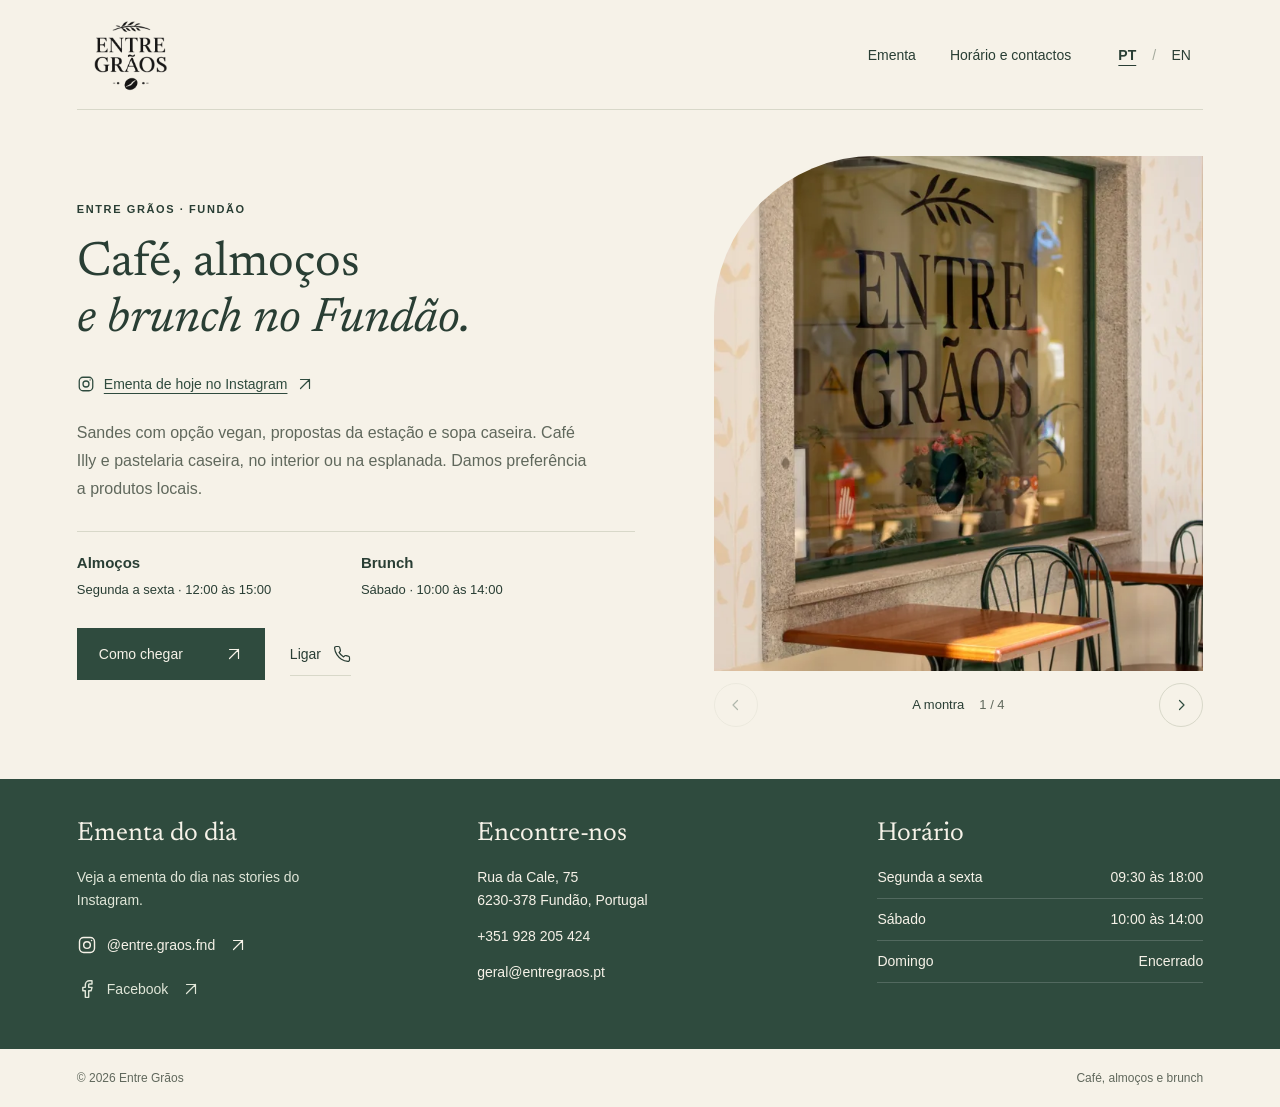
<file: index.html>
<!DOCTYPE html>
<html lang="pt-PT">
<head>
  <meta charset="utf-8">
  <meta name="viewport" content="width=device-width, initial-scale=1">
  <meta name="theme-color" content="#2f4b3e">
  <title>Entre Grãos | Café, almoços e brunch no Fundão</title>
  <meta name="description" content="Sandes com opção vegan, almoços de segunda a sexta, café e bolos caseiros. Brunch ao sábado no Entre Grãos, Rua da Cale 75, Fundão.">
  <link rel="canonical" href="https://www.entregraos.pt/">
  <link rel="alternate" hreflang="pt-PT" href="https://www.entregraos.pt/">
  <link rel="alternate" hreflang="en" href="https://www.entregraos.pt/en/">
  <link rel="alternate" hreflang="x-default" href="https://www.entregraos.pt/">
  <meta property="og:type" content="website">
  <meta property="og:site_name" content="Entre Grãos">
  <meta property="og:title" content="Entre Grãos | Café, almoços e brunch no Fundão">
  <meta property="og:description" content="Sandes com opção vegan, almoços de segunda a sexta, café e bolos caseiros. Brunch ao sábado no Entre Grãos, Rua da Cale 75, Fundão.">
  <meta property="og:url" content="https://www.entregraos.pt/">
  <meta property="og:locale" content="pt_PT">
  <meta property="og:locale:alternate" content="en_GB">
  <meta property="og:image" content="https://www.entregraos.pt/assets/entre-graos-interior-share.jpg">
  <meta property="og:image:width" content="1200">
  <meta property="og:image:height" content="630">
  <meta property="og:image:type" content="image/jpeg">
  <meta property="og:image:alt" content="Mesas e cadeiras no interior do café Entre Grãos">
  <meta name="twitter:card" content="summary_large_image">
  <link rel="icon" href="assets/icons/favicon.ico?v=original-1" sizes="16x16 32x32 48x48">
  <link rel="icon" href="assets/icons/favicon-32.png?v=original-1" type="image/png" sizes="32x32">
  <link rel="apple-touch-icon" href="assets/icons/apple-touch-icon.png?v=original-1" sizes="180x180">
  <link rel="preload" href="assets/fonts/newsreader-400-normal.woff2" as="font" type="font/woff2" crossorigin>
  <link rel="stylesheet" href="style.css?v=20261030-gallery-3">
  <script type="application/ld+json">{"@context":"https://schema.org","@type":"CafeOrCoffeeShop","@id":"https://www.entregraos.pt/#cafe","name":"Entre Grãos","url":"https://www.entregraos.pt/","telephone":"+351928205424","email":"geral@entregraos.pt","image":"https://www.entregraos.pt/assets/entre-graos-interior-share.jpg","logo":"https://www.entregraos.pt/logo-entregraos.png","address":{"@type":"PostalAddress","streetAddress":"Rua da Cale 75","postalCode":"6230-378","addressLocality":"Fundão","addressCountry":"PT"},"openingHoursSpecification":[{"@type":"OpeningHoursSpecification","dayOfWeek":["Monday","Tuesday","Wednesday","Thursday","Friday"],"opens":"09:30","closes":"18:00"},{"@type":"OpeningHoursSpecification","dayOfWeek":"Saturday","opens":"10:00","closes":"14:00"},{"@type":"OpeningHoursSpecification","dayOfWeek":"Sunday","opens":"00:00","closes":"00:00"}],"hasMap":"https://maps.app.goo.gl/PhbanYhNMqBERcAv9","sameAs":["https://www.instagram.com/entre.graos.fnd/","https://www.facebook.com/entregraos"],"geo":{"@type":"GeoCoordinates","latitude":40.1364039,"longitude":-7.5009095},"hasMenu":"https://www.entregraos.pt/ementa/"}</script>
  <script defer src="gallery.js?v=20261030-gallery-3"></script>
  <noscript><style>.gallery-deferred{display:none}</style></noscript>
</head>
<body>
  <a class="skip-link" href="#main">Saltar para o conteúdo</a>
  <header class="site-header wrap">
    <a class="brand" href="#inicio" aria-label="Entre Grãos, início"><img src="logo-entregraos.png" width="612" height="408" alt="Entre Grãos"></a>
    <div class="header-links"><a class="menu-link" href="ementa/">Ementa</a><a class="visit-link" href="#visite-nos">Horário e contactos</a><nav class="languages" aria-label="Idioma / Language"><a href="./" lang="pt-PT" hreflang="pt-PT" aria-label="Português (PT)" aria-current="page">PT</a><span aria-hidden="true">/</span><a href="en/" lang="en" hreflang="en" aria-label="English (EN)">EN</a></nav></div>
  </header>
  <main id="main" tabindex="-1">
    <section class="hero wrap" id="inicio" aria-labelledby="hero-title">
      <div class="hero-copy">
        <p class="eyebrow">Entre Grãos · Fundão</p>
        <h1 id="hero-title">Café, almoços <em>e brunch no Fundão.</em></h1>
        <a class="hero-instagram" href="https://www.instagram.com/entre.graos.fnd/" target="_blank" rel="noopener noreferrer"><svg width="18" height="18" viewBox="0 0 24 24" fill="none" stroke="currentColor" stroke-width="1.7" aria-hidden="true"><rect x="3" y="3" width="18" height="18" rx="5"/><circle cx="12" cy="12" r="4"/><circle cx="17.5" cy="6.5" r=".9" fill="currentColor" stroke="none"/></svg><span>Ementa de hoje no Instagram</span><svg width="18" height="18" viewBox="0 0 24 24" fill="none" stroke="currentColor" stroke-width="1.6" stroke-linecap="round" stroke-linejoin="round" aria-hidden="true"><path d="M6 18 18 6M6 6h12v12"/></svg></a>
        <p class="introduction">Sandes com opção vegan, propostas da estação e sopa caseira. Café Illy e pastelaria caseira, no interior ou na esplanada. Damos preferência a produtos locais.</p>
        <div class="services">
          <div><h2>Almoços</h2><p>Segunda a sexta · 12:00 às 15:00</p></div>
          <div><h2>Brunch</h2><p>Sábado · 10:00 às 14:00</p></div>
        </div>
        <div class="hero-actions"><a class="button" href="https://maps.app.goo.gl/PhbanYhNMqBERcAv9" target="_blank" rel="noopener noreferrer">Como chegar<svg width="18" height="18" viewBox="0 0 24 24" fill="none" stroke="currentColor" stroke-width="1.6" stroke-linecap="round" stroke-linejoin="round" aria-hidden="true"><path d="M6 18 18 6M6 6h12v12"/></svg></a><a class="call-link" href="tel:+351928205424">Ligar<svg width="18" height="18" viewBox="0 0 24 24" fill="none" stroke="currentColor" stroke-width="1.6" stroke-linecap="round" stroke-linejoin="round" aria-hidden="true"><path d="M22 16.92v3a2 2 0 0 1-2.18 2 19.79 19.79 0 0 1-8.63-3.07 19.5 19.5 0 0 1-6-6 19.79 19.79 0 0 1-3.07-8.67A2 2 0 0 1 4.11 2h3a2 2 0 0 1 2 1.72c.13.96.36 1.9.69 2.79a2 2 0 0 1-.45 2.11L8.09 9.89a16 16 0 0 0 6 6l1.27-1.27a2 2 0 0 1 2.11-.45c.89.33 1.83.56 2.79.69A2 2 0 0 1 22 16.92z"/></svg></a></div>
      </div>
      <section class="hero-gallery" aria-label="Fotografias do Entre Grãos" data-gallery>
        <p id="gallery-instructions" class="visually-hidden">Deslize para ver mais fotografias ou use as teclas de seta quando a galeria estiver selecionada.</p>
        <div class="gallery-viewport hero-photo" tabindex="0" aria-label="Fotografias do Entre Grãos" aria-describedby="gallery-instructions"><figure class="gallery-slide" role="group" aria-roledescription="diapositivo" aria-label="1 de 4" data-photo="montra" data-caption="A montra"><img class="gallery-image" src="assets/montra-960.webp" width="1462" height="2048" alt="Montra do Entre Grãos com o nome do café e mesas junto à janela" srcset="assets/montra-640.webp 640w, assets/montra-960.webp 960w" sizes="(max-width:700px) 86vw, (max-width:1000px) 43vw, 510px" loading="eager" fetchpriority="high"></figure><figure class="gallery-slide" role="group" aria-roledescription="diapositivo" aria-label="2 de 4" data-photo="brunch" data-caption="Brunch ao sábado"><img class="gallery-image gallery-deferred" data-src="assets/brunch-960.webp" width="1462" height="2048" alt="Brunch servido à mesa no Entre Grãos" data-srcset="assets/brunch-640.webp 640w, assets/brunch-960.webp 960w" data-sizes="(max-width:700px) 86vw, (max-width:1000px) 43vw, 510px" decoding="async"><noscript><img class="gallery-noscript" src="assets/brunch-960.webp" width="1462" height="2048" alt="Brunch servido à mesa no Entre Grãos" srcset="assets/brunch-640.webp 640w, assets/brunch-960.webp 960w" sizes="(max-width:700px) 86vw, (max-width:1000px) 43vw, 510px" loading="lazy" decoding="async"></noscript></figure><figure class="gallery-slide" role="group" aria-roledescription="diapositivo" aria-label="3 de 4" data-photo="cafe" data-caption="Café Illy"><img class="gallery-image gallery-deferred" data-srcset="assets/cafe-640.webp 640w, assets/cafe.webp 1143w" data-sizes="(max-width:700px) 86vw, (max-width:1000px) 43vw, 510px" data-src="assets/cafe.webp" width="1143" height="1600" alt="Um café Illy servido à mesa" decoding="async"><noscript><img class="gallery-noscript" srcset="assets/cafe-640.webp 640w, assets/cafe.webp 1143w" sizes="(max-width:700px) 86vw, (max-width:1000px) 43vw, 510px" src="assets/cafe.webp" width="1143" height="1600" alt="Um café Illy servido à mesa" loading="lazy" decoding="async"></noscript></figure><figure class="gallery-slide" role="group" aria-roledescription="diapositivo" aria-label="4 de 4" data-photo="interior" data-caption="O espaço"><img class="gallery-image gallery-deferred" data-src="assets/interior-960.webp" width="1200" height="1600" alt="Mesas e cadeiras no interior do café Entre Grãos" data-srcset="assets/interior-640.webp 640w, assets/interior-960.webp 960w, assets/interior.webp 1200w" data-sizes="(max-width:700px) 86vw, (max-width:1000px) 43vw, 510px" decoding="async"><noscript><img class="gallery-noscript" src="assets/interior-960.webp" width="1200" height="1600" alt="Mesas e cadeiras no interior do café Entre Grãos" srcset="assets/interior-640.webp 640w, assets/interior-960.webp 960w, assets/interior.webp 1200w" sizes="(max-width:700px) 86vw, (max-width:1000px) 43vw, 510px" loading="lazy" decoding="async"></noscript></figure></div>
        <div class="gallery-controls" hidden><button type="button" data-gallery-previous aria-label="Fotografia anterior" disabled><svg width="18" height="18" viewBox="0 0 24 24" fill="none" stroke="currentColor" stroke-width="1.6" stroke-linecap="round" stroke-linejoin="round" aria-hidden="true"><path d="m14 6-6 6 6 6"/></svg></button><p class="gallery-status" role="status" aria-live="polite" aria-atomic="true"><span data-gallery-caption>A montra</span><span class="gallery-count" data-gallery-count>1 / 4</span></p><button type="button" data-gallery-next aria-label="Fotografia seguinte"><svg width="18" height="18" viewBox="0 0 24 24" fill="none" stroke="currentColor" stroke-width="1.6" stroke-linecap="round" stroke-linejoin="round" aria-hidden="true"><path d="m10 6 6 6-6 6"/></svg></button></div>
      </section>
    </section>
    <section class="visit" id="visite-nos" aria-label="Horário e contactos"><div class="visit-grid wrap">
      <div class="social"><h2>Ementa do dia</h2><p>Veja a ementa do dia nas stories do Instagram.</p><a class="instagram" href="https://www.instagram.com/entre.graos.fnd/" target="_blank" rel="noopener noreferrer"><svg width="20" height="20" viewBox="0 0 24 24" fill="none" stroke="currentColor" stroke-width="1.7" aria-hidden="true"><rect x="3" y="3" width="18" height="18" rx="5"/><circle cx="12" cy="12" r="4"/><circle cx="17.5" cy="6.5" r=".9" fill="currentColor" stroke="none"/></svg><span>@entre.graos.fnd</span><svg width="18" height="18" viewBox="0 0 24 24" fill="none" stroke="currentColor" stroke-width="1.6" stroke-linecap="round" stroke-linejoin="round" aria-hidden="true"><path d="M6 18 18 6M6 6h12v12"/></svg></a><a class="facebook" href="https://www.facebook.com/entregraos" target="_blank" rel="noopener noreferrer"><svg width="20" height="20" viewBox="0 0 24 24" fill="none" stroke="currentColor" stroke-width="1.7" stroke-linecap="round" stroke-linejoin="round" aria-hidden="true"><path d="M18 2h-3a5 5 0 0 0-5 5v3H7v4h3v8h4v-8h3l1-4h-4V7a1 1 0 0 1 1-1h3z"/></svg><span>Facebook</span><svg width="18" height="18" viewBox="0 0 24 24" fill="none" stroke="currentColor" stroke-width="1.6" stroke-linecap="round" stroke-linejoin="round" aria-hidden="true"><path d="M6 18 18 6M6 6h12v12"/></svg></a></div>
      <div class="contacts"><h2>Encontre-nos</h2><address><a href="https://maps.app.goo.gl/PhbanYhNMqBERcAv9" target="_blank" rel="noopener noreferrer">Rua da Cale, 75<br>6230-378 Fundão, Portugal</a></address><a href="tel:+351928205424">+351 928 205 424</a><a href="mailto:geral@entregraos.pt">geral@entregraos.pt</a></div>
      <div class="opening"><h2>Horário</h2><dl><div><dt>Segunda a sexta</dt><dd>09:30 às 18:00</dd></div><div><dt>Sábado</dt><dd>10:00 às 14:00</dd></div><div><dt>Domingo</dt><dd>Encerrado</dd></div></dl></div>
    </div></section>
  </main>
  <footer class="wrap"><span>© 2026 Entre Grãos</span><span>Café, almoços e brunch</span></footer>
</body>
</html>
</file>
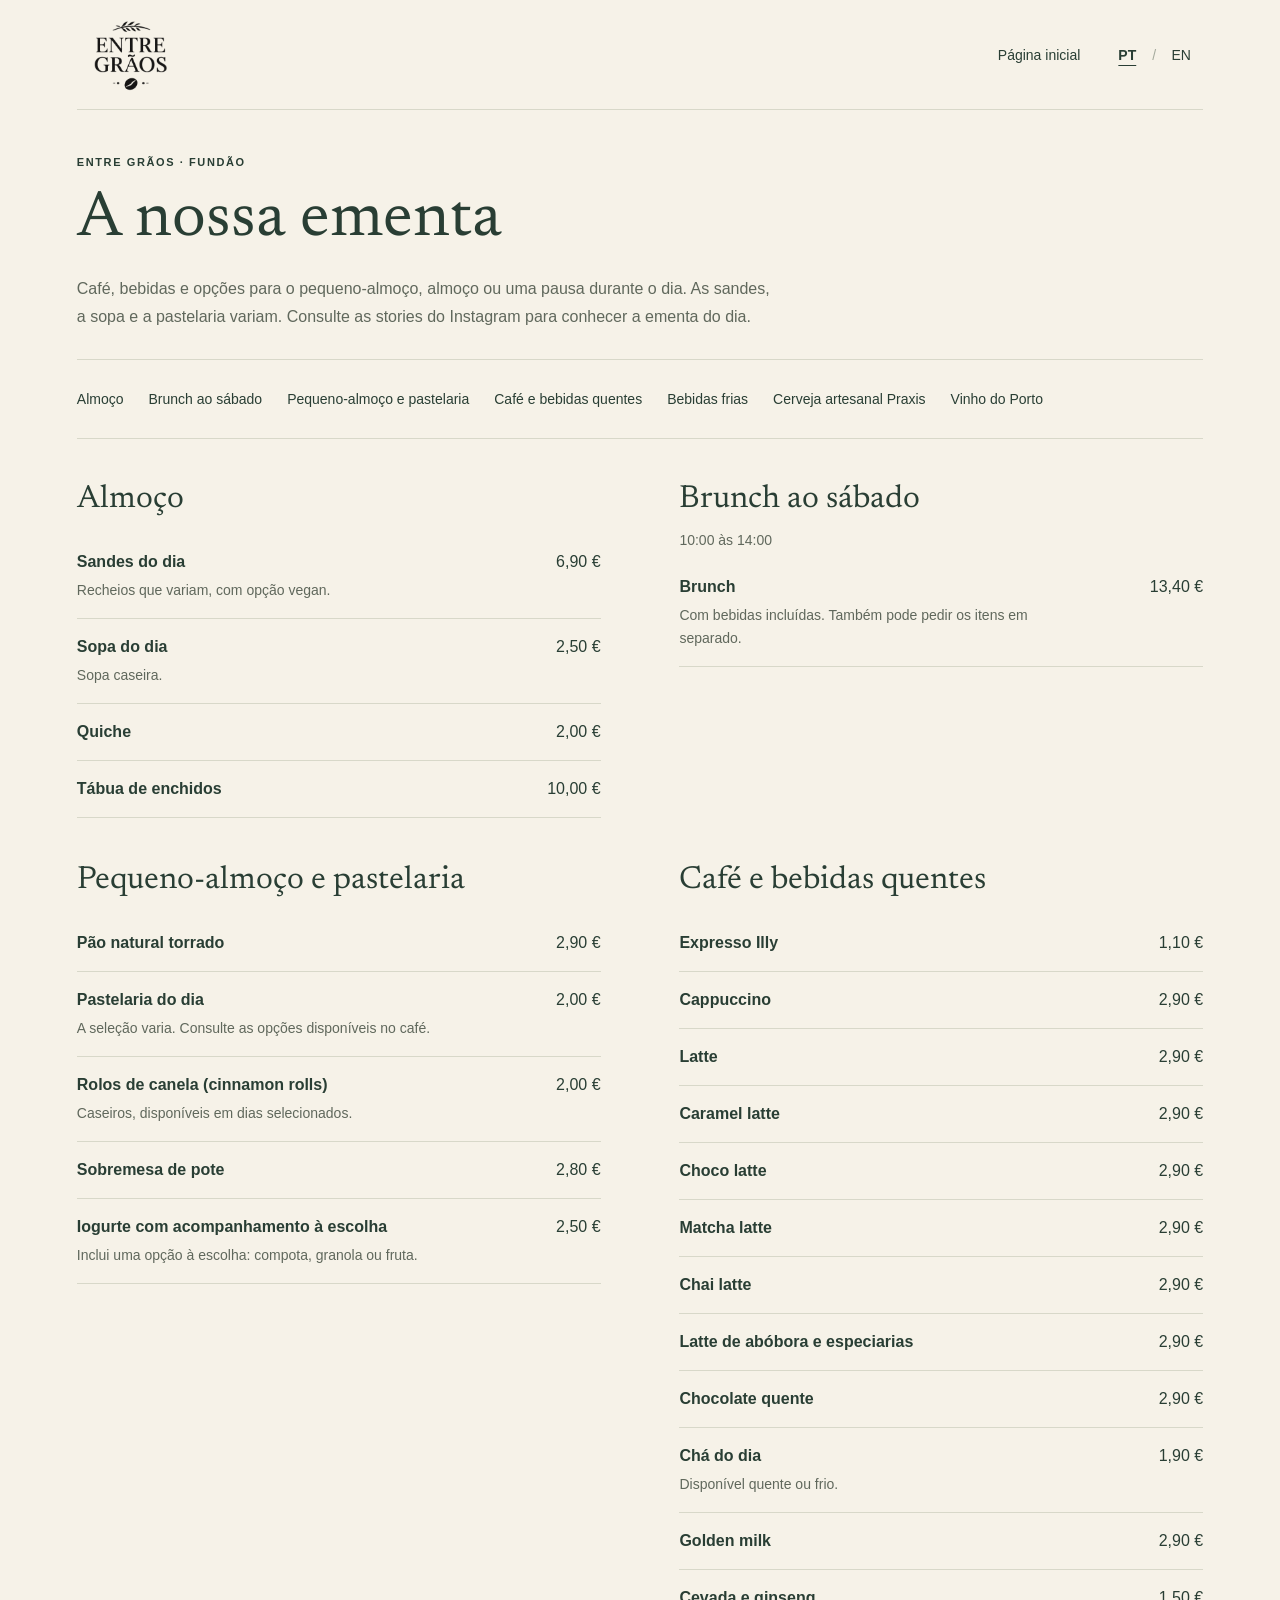
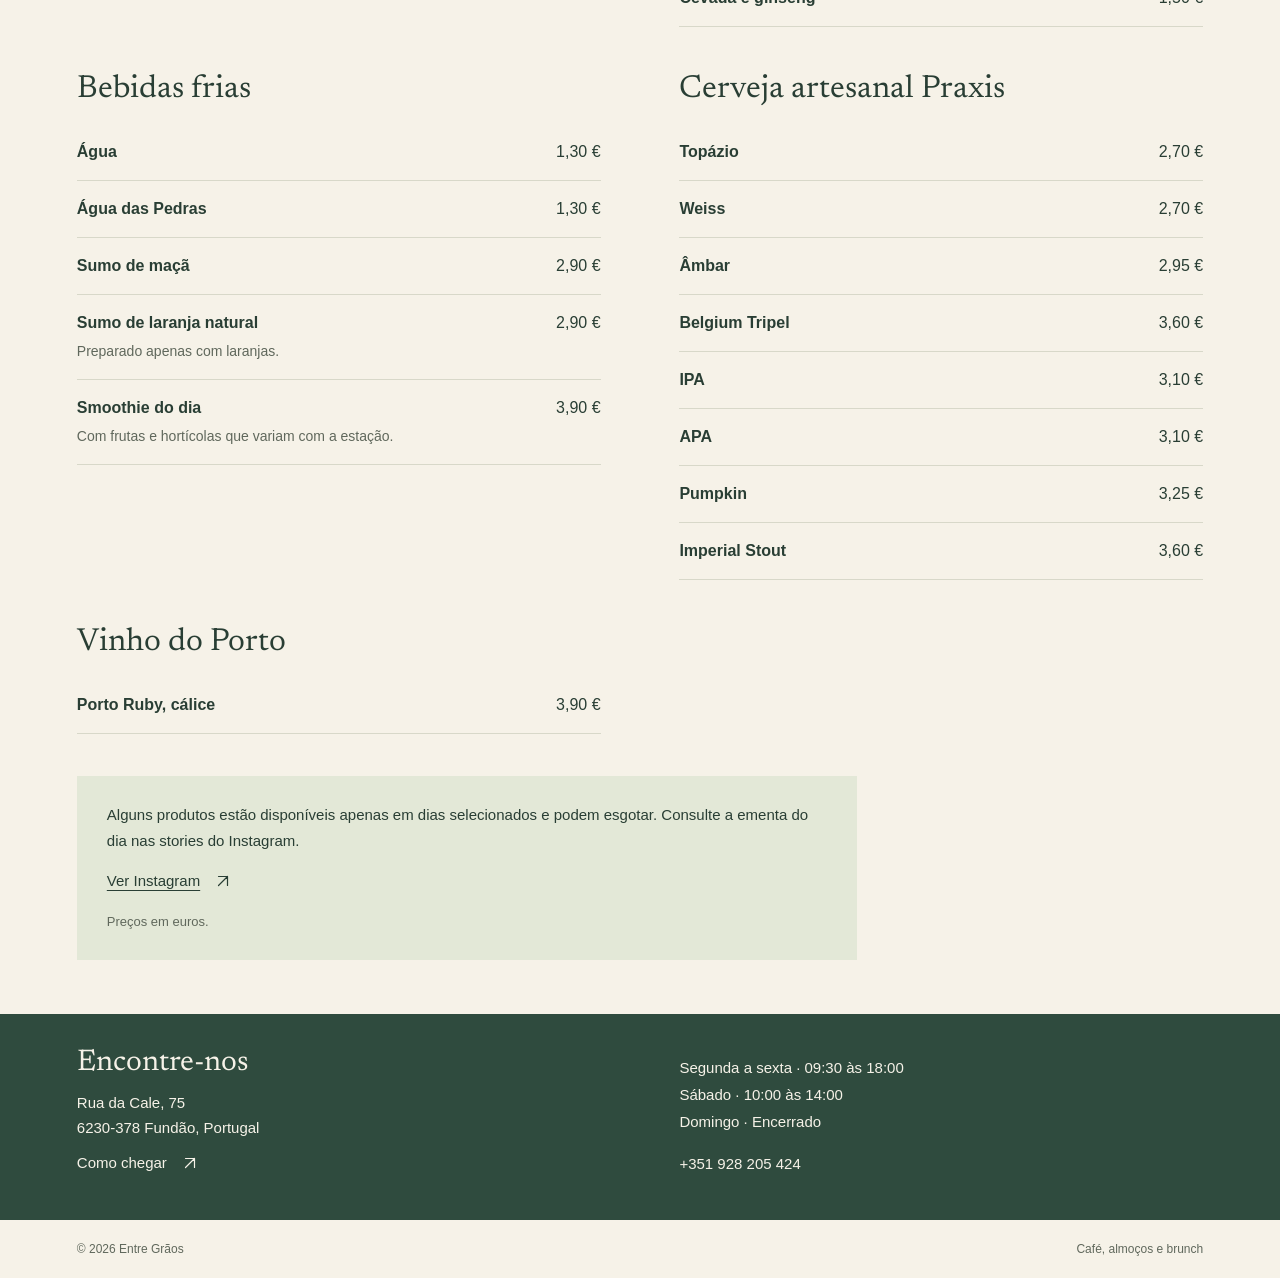
<file: ementa/index.html>
<!doctype html>
<html lang="pt-PT"><head>
<meta charset="utf-8"><meta name="viewport" content="width=device-width,initial-scale=1"><meta name="theme-color" content="#2f4b3e">
<title>Ementa e preços | Entre Grãos, Fundão</title><meta name="description" content="Consulte a ementa e os preços do Entre Grãos no Fundão: sandes, sopa, brunch ao sábado, pastelaria caseira, café e bebidas.">
<link rel="canonical" href="https://www.entregraos.pt/ementa/"><link rel="alternate" hreflang="pt-PT" href="https://www.entregraos.pt/ementa/"><link rel="alternate" hreflang="en" href="https://www.entregraos.pt/en/menu/"><link rel="alternate" hreflang="x-default" href="https://www.entregraos.pt/ementa/">
<meta property="og:type" content="website"><meta property="og:site_name" content="Entre Grãos"><meta property="og:title" content="Ementa e preços | Entre Grãos, Fundão"><meta property="og:description" content="Consulte a ementa e os preços do Entre Grãos no Fundão: sandes, sopa, brunch ao sábado, pastelaria caseira, café e bebidas."><meta property="og:url" content="https://www.entregraos.pt/ementa/"><meta property="og:image" content="https://www.entregraos.pt/assets/entre-graos-interior-share.jpg"><meta property="og:image:width" content="1200"><meta property="og:image:height" content="630"><meta name="twitter:card" content="summary_large_image">
<link rel="icon" href="../assets/icons/favicon.ico?v=original-1" sizes="16x16 32x32 48x48"><link rel="apple-touch-icon" href="../assets/icons/apple-touch-icon.png?v=original-1" sizes="180x180">
<link rel="preload" href="../assets/fonts/newsreader-400-normal.woff2" as="font" type="font/woff2" crossorigin>
<link rel="stylesheet" href="../style.css?v=20261030-menu-3"><link rel="stylesheet" href="../menu.css?v=20261030-menu-3">
<script type="application/ld+json">{"@context":"https://schema.org","@type":"Menu","@id":"https://www.entregraos.pt/ementa/#menu","name":"Ementa e preços | Entre Grãos, Fundão","description":"Consulte a ementa e os preços do Entre Grãos no Fundão: sandes, sopa, brunch ao sábado, pastelaria caseira, café e bebidas.","url":"https://www.entregraos.pt/ementa/","inLanguage":"pt-PT","hasMenuSection":[{"@type":"MenuSection","name":"Almoço","hasMenuItem":[{"@type":"MenuItem","name":"Sandes do dia","offers":{"@type":"Offer","price":"6.90","priceCurrency":"EUR"},"description":"Recheios que variam, com opção vegan."},{"@type":"MenuItem","name":"Sopa do dia","offers":{"@type":"Offer","price":"2.50","priceCurrency":"EUR"},"description":"Sopa caseira."},{"@type":"MenuItem","name":"Quiche","offers":{"@type":"Offer","price":"2.00","priceCurrency":"EUR"}},{"@type":"MenuItem","name":"Tábua de enchidos","offers":{"@type":"Offer","price":"10.00","priceCurrency":"EUR"}}]},{"@type":"MenuSection","name":"Brunch ao sábado","hasMenuItem":[{"@type":"MenuItem","name":"Brunch","offers":{"@type":"Offer","price":"13.40","priceCurrency":"EUR"},"description":"Com bebidas incluídas. Também pode pedir os itens em separado."}]},{"@type":"MenuSection","name":"Pequeno-almoço e pastelaria","hasMenuItem":[{"@type":"MenuItem","name":"Pão natural torrado","offers":{"@type":"Offer","price":"2.90","priceCurrency":"EUR"}},{"@type":"MenuItem","name":"Pastelaria do dia","offers":{"@type":"Offer","price":"2.00","priceCurrency":"EUR"},"description":"A seleção varia. Consulte as opções disponíveis no café."},{"@type":"MenuItem","name":"Rolos de canela (cinnamon rolls)","offers":{"@type":"Offer","price":"2.00","priceCurrency":"EUR"},"description":"Caseiros, disponíveis em dias selecionados."},{"@type":"MenuItem","name":"Sobremesa de pote","offers":{"@type":"Offer","price":"2.80","priceCurrency":"EUR"}},{"@type":"MenuItem","name":"Iogurte com acompanhamento à escolha","offers":{"@type":"Offer","price":"2.50","priceCurrency":"EUR"},"description":"Inclui uma opção à escolha: compota, granola ou fruta."}]},{"@type":"MenuSection","name":"Café e bebidas quentes","hasMenuItem":[{"@type":"MenuItem","name":"Expresso Illy","offers":{"@type":"Offer","price":"1.10","priceCurrency":"EUR"}},{"@type":"MenuItem","name":"Cappuccino","offers":{"@type":"Offer","price":"2.90","priceCurrency":"EUR"}},{"@type":"MenuItem","name":"Latte","offers":{"@type":"Offer","price":"2.90","priceCurrency":"EUR"}},{"@type":"MenuItem","name":"Caramel latte","offers":{"@type":"Offer","price":"2.90","priceCurrency":"EUR"}},{"@type":"MenuItem","name":"Choco latte","offers":{"@type":"Offer","price":"2.90","priceCurrency":"EUR"}},{"@type":"MenuItem","name":"Matcha latte","offers":{"@type":"Offer","price":"2.90","priceCurrency":"EUR"}},{"@type":"MenuItem","name":"Chai latte","offers":{"@type":"Offer","price":"2.90","priceCurrency":"EUR"}},{"@type":"MenuItem","name":"Latte de abóbora e especiarias","offers":{"@type":"Offer","price":"2.90","priceCurrency":"EUR"}},{"@type":"MenuItem","name":"Chocolate quente","offers":{"@type":"Offer","price":"2.90","priceCurrency":"EUR"}},{"@type":"MenuItem","name":"Chá do dia","offers":{"@type":"Offer","price":"1.90","priceCurrency":"EUR"},"description":"Disponível quente ou frio."},{"@type":"MenuItem","name":"Golden milk","offers":{"@type":"Offer","price":"2.90","priceCurrency":"EUR"}},{"@type":"MenuItem","name":"Cevada e ginseng","offers":{"@type":"Offer","price":"1.50","priceCurrency":"EUR"}}]},{"@type":"MenuSection","name":"Bebidas frias","hasMenuItem":[{"@type":"MenuItem","name":"Água","offers":{"@type":"Offer","price":"1.30","priceCurrency":"EUR"}},{"@type":"MenuItem","name":"Água das Pedras","offers":{"@type":"Offer","price":"1.30","priceCurrency":"EUR"}},{"@type":"MenuItem","name":"Sumo de maçã","offers":{"@type":"Offer","price":"2.90","priceCurrency":"EUR"}},{"@type":"MenuItem","name":"Sumo de laranja natural","offers":{"@type":"Offer","price":"2.90","priceCurrency":"EUR"},"description":"Preparado apenas com laranjas."},{"@type":"MenuItem","name":"Smoothie do dia","offers":{"@type":"Offer","price":"3.90","priceCurrency":"EUR"},"description":"Com frutas e hortícolas que variam com a estação."}]},{"@type":"MenuSection","name":"Cerveja artesanal Praxis","hasMenuItem":[{"@type":"MenuItem","name":"Topázio","offers":{"@type":"Offer","price":"2.70","priceCurrency":"EUR"}},{"@type":"MenuItem","name":"Weiss","offers":{"@type":"Offer","price":"2.70","priceCurrency":"EUR"}},{"@type":"MenuItem","name":"Âmbar","offers":{"@type":"Offer","price":"2.95","priceCurrency":"EUR"}},{"@type":"MenuItem","name":"Belgium Tripel","offers":{"@type":"Offer","price":"3.60","priceCurrency":"EUR"}},{"@type":"MenuItem","name":"IPA","offers":{"@type":"Offer","price":"3.10","priceCurrency":"EUR"}},{"@type":"MenuItem","name":"APA","offers":{"@type":"Offer","price":"3.10","priceCurrency":"EUR"}},{"@type":"MenuItem","name":"Pumpkin","offers":{"@type":"Offer","price":"3.25","priceCurrency":"EUR"}},{"@type":"MenuItem","name":"Imperial Stout","offers":{"@type":"Offer","price":"3.60","priceCurrency":"EUR"}}]},{"@type":"MenuSection","name":"Vinho do Porto","hasMenuItem":[{"@type":"MenuItem","name":"Porto Ruby, cálice","offers":{"@type":"Offer","price":"3.90","priceCurrency":"EUR"}}]}]}</script>
</head><body class="menu-page">
<a class="skip-link" href="#main">Saltar para a ementa</a>
<header class="site-header wrap"><a class="brand" href="../" aria-label="Entre Grãos, página inicial"><img src="../logo-entregraos.png" width="612" height="408" alt="Entre Grãos"></a><div class="header-links"><a class="menu-home-link" href="../">Página inicial</a><nav class="languages" aria-label="Idioma / Language"><a href="./" lang="pt-PT" hreflang="pt-PT" aria-label="Português (PT)" aria-current="page">PT</a><span aria-hidden="true">/</span><a href="../en/menu/" lang="en" hreflang="en" aria-label="English (EN)">EN</a></nav></div></header>
<main class="menu-main wrap" id="main" tabindex="-1"><div class="menu-intro"><p class="eyebrow">Entre Grãos · Fundão</p><h1>A nossa ementa</h1><p>Café, bebidas e opções para o pequeno-almoço, almoço ou uma pausa durante o dia. As sandes, a sopa e a pastelaria variam. Consulte as stories do Instagram para conhecer a ementa do dia.</p></div>
<div class="menu-category-scroll"><nav class="menu-categories" aria-label="Categorias da ementa"><a href="#almoco">Almoço</a><a href="#brunch">Brunch ao sábado</a><a href="#pequeno-almoco">Pequeno-almoço e pastelaria</a><a href="#quentes">Café e bebidas quentes</a><a href="#frias">Bebidas frias</a><a href="#cervejas">Cerveja artesanal Praxis</a><a href="#vinho">Vinho do Porto</a></nav></div>
<div class="menu-layout"><section class="menu-section" id="almoco" aria-labelledby="title-almoco"><h2 id="title-almoco">Almoço</h2><ul><li class="menu-item" id="sandes"><div class="menu-item-copy"><h3>Sandes do dia</h3><p>Recheios que variam, com opção vegan.</p></div><p class="menu-price">6,90 €</p></li><li class="menu-item" id="sopa"><div class="menu-item-copy"><h3>Sopa do dia</h3><p>Sopa caseira.</p></div><p class="menu-price">2,50 €</p></li><li class="menu-item" id="quiche"><div class="menu-item-copy"><h3>Quiche</h3></div><p class="menu-price">2,00 €</p></li><li class="menu-item" id="tabua"><div class="menu-item-copy"><h3>Tábua de enchidos</h3></div><p class="menu-price">10,00 €</p></li></ul></section><section class="menu-section" id="brunch" aria-labelledby="title-brunch"><h2 id="title-brunch">Brunch ao sábado</h2><p class="menu-schedule">10:00 às 14:00</p><ul><li class="menu-item" id="brunch-sabado"><div class="menu-item-copy"><h3>Brunch</h3><p>Com bebidas incluídas. Também pode pedir os itens em separado.</p></div><p class="menu-price">13,40 €</p></li></ul></section><section class="menu-section" id="pequeno-almoco" aria-labelledby="title-pequeno-almoco"><h2 id="title-pequeno-almoco">Pequeno-almoço e pastelaria</h2><ul><li class="menu-item" id="torrada"><div class="menu-item-copy"><h3>Pão natural torrado</h3></div><p class="menu-price">2,90 €</p></li><li class="menu-item" id="pastelaria"><div class="menu-item-copy"><h3>Pastelaria do dia</h3><p>A seleção varia. Consulte as opções disponíveis no café.</p></div><p class="menu-price">2,00 €</p></li><li class="menu-item" id="rolos-canela"><div class="menu-item-copy"><h3>Rolos de canela (cinnamon rolls)</h3><p>Caseiros, disponíveis em dias selecionados.</p></div><p class="menu-price">2,00 €</p></li><li class="menu-item" id="sobremesa-pote"><div class="menu-item-copy"><h3>Sobremesa de pote</h3></div><p class="menu-price">2,80 €</p></li><li class="menu-item" id="iogurte"><div class="menu-item-copy"><h3>Iogurte com acompanhamento à escolha</h3><p>Inclui uma opção à escolha: compota, granola ou fruta.</p></div><p class="menu-price">2,50 €</p></li></ul></section><section class="menu-section" id="quentes" aria-labelledby="title-quentes"><h2 id="title-quentes">Café e bebidas quentes</h2><ul><li class="menu-item" id="expresso"><div class="menu-item-copy"><h3>Expresso Illy</h3></div><p class="menu-price">1,10 €</p></li><li class="menu-item" id="cappuccino"><div class="menu-item-copy"><h3>Cappuccino</h3></div><p class="menu-price">2,90 €</p></li><li class="menu-item" id="latte"><div class="menu-item-copy"><h3>Latte</h3></div><p class="menu-price">2,90 €</p></li><li class="menu-item" id="caramel-latte"><div class="menu-item-copy"><h3>Caramel latte</h3></div><p class="menu-price">2,90 €</p></li><li class="menu-item" id="choco-latte"><div class="menu-item-copy"><h3>Choco latte</h3></div><p class="menu-price">2,90 €</p></li><li class="menu-item" id="matcha"><div class="menu-item-copy"><h3>Matcha latte</h3></div><p class="menu-price">2,90 €</p></li><li class="menu-item" id="chai"><div class="menu-item-copy"><h3>Chai latte</h3></div><p class="menu-price">2,90 €</p></li><li class="menu-item" id="pumpkin-latte"><div class="menu-item-copy"><h3>Latte de abóbora e especiarias</h3></div><p class="menu-price">2,90 €</p></li><li class="menu-item" id="chocolate"><div class="menu-item-copy"><h3>Chocolate quente</h3></div><p class="menu-price">2,90 €</p></li><li class="menu-item" id="cha"><div class="menu-item-copy"><h3>Chá do dia</h3><p>Disponível quente ou frio.</p></div><p class="menu-price">1,90 €</p></li><li class="menu-item" id="golden-milk"><div class="menu-item-copy"><h3>Golden milk</h3></div><p class="menu-price">2,90 €</p></li><li class="menu-item" id="cevada-ginseng"><div class="menu-item-copy"><h3>Cevada e ginseng</h3></div><p class="menu-price">1,50 €</p></li></ul></section><section class="menu-section" id="frias" aria-labelledby="title-frias"><h2 id="title-frias">Bebidas frias</h2><ul><li class="menu-item" id="agua"><div class="menu-item-copy"><h3>Água</h3></div><p class="menu-price">1,30 €</p></li><li class="menu-item" id="pedras"><div class="menu-item-copy"><h3>Água das Pedras</h3></div><p class="menu-price">1,30 €</p></li><li class="menu-item" id="sumo-maca"><div class="menu-item-copy"><h3>Sumo de maçã</h3></div><p class="menu-price">2,90 €</p></li><li class="menu-item" id="sumo-laranja"><div class="menu-item-copy"><h3>Sumo de laranja natural</h3><p>Preparado apenas com laranjas.</p></div><p class="menu-price">2,90 €</p></li><li class="menu-item" id="smoothie"><div class="menu-item-copy"><h3>Smoothie do dia</h3><p>Com frutas e hortícolas que variam com a estação.</p></div><p class="menu-price">3,90 €</p></li></ul></section><section class="menu-section" id="cervejas" aria-labelledby="title-cervejas"><h2 id="title-cervejas">Cerveja artesanal Praxis</h2><ul><li class="menu-item" id="praxis-topazio"><div class="menu-item-copy"><h3>Topázio</h3></div><p class="menu-price">2,70 €</p></li><li class="menu-item" id="praxis-weiss"><div class="menu-item-copy"><h3>Weiss</h3></div><p class="menu-price">2,70 €</p></li><li class="menu-item" id="praxis-ambar"><div class="menu-item-copy"><h3>Âmbar</h3></div><p class="menu-price">2,95 €</p></li><li class="menu-item" id="praxis-tripel"><div class="menu-item-copy"><h3>Belgium Tripel</h3></div><p class="menu-price">3,60 €</p></li><li class="menu-item" id="praxis-ipa"><div class="menu-item-copy"><h3>IPA</h3></div><p class="menu-price">3,10 €</p></li><li class="menu-item" id="praxis-apa"><div class="menu-item-copy"><h3>APA</h3></div><p class="menu-price">3,10 €</p></li><li class="menu-item" id="praxis-pumpkin"><div class="menu-item-copy"><h3>Pumpkin</h3></div><p class="menu-price">3,25 €</p></li><li class="menu-item" id="praxis-stout"><div class="menu-item-copy"><h3>Imperial Stout</h3></div><p class="menu-price">3,60 €</p></li></ul></section><section class="menu-section" id="vinho" aria-labelledby="title-vinho"><h2 id="title-vinho">Vinho do Porto</h2><ul><li class="menu-item" id="porto-ruby"><div class="menu-item-copy"><h3>Porto Ruby, cálice</h3></div><p class="menu-price">3,90 €</p></li></ul></section></div>
<aside class="menu-note"><p>Alguns produtos estão disponíveis apenas em dias selecionados e podem esgotar. Consulte a ementa do dia nas stories do Instagram.</p><a href="https://www.instagram.com/entre.graos.fnd/" target="_blank" rel="noopener noreferrer">Ver Instagram<svg width="18" height="18" viewBox="0 0 24 24" fill="none" stroke="currentColor" stroke-width="1.6" stroke-linecap="round" stroke-linejoin="round" aria-hidden="true"><path d="M6 18 18 6M6 6h12v12"/></svg></a><p class="currency-note">Preços em euros.</p></aside>
</main>
<section class="menu-visit"><div class="wrap"><div><h2>Encontre-nos</h2><address>Rua da Cale, 75<br>6230-378 Fundão, Portugal</address><a href="https://maps.app.goo.gl/PhbanYhNMqBERcAv9" target="_blank" rel="noopener noreferrer">Como chegar<svg width="18" height="18" viewBox="0 0 24 24" fill="none" stroke="currentColor" stroke-width="1.6" stroke-linecap="round" stroke-linejoin="round" aria-hidden="true"><path d="M6 18 18 6M6 6h12v12"/></svg></a></div><div class="menu-opening"><p>Segunda a sexta · 09:30 às 18:00<br>Sábado · 10:00 às 14:00<br>Domingo · Encerrado</p><a href="tel:+351928205424">+351 928 205 424</a></div></div></section>
<footer class="wrap"><span>© 2026 Entre Grãos</span><span>Café, almoços e brunch</span></footer>
</body></html>
</file>
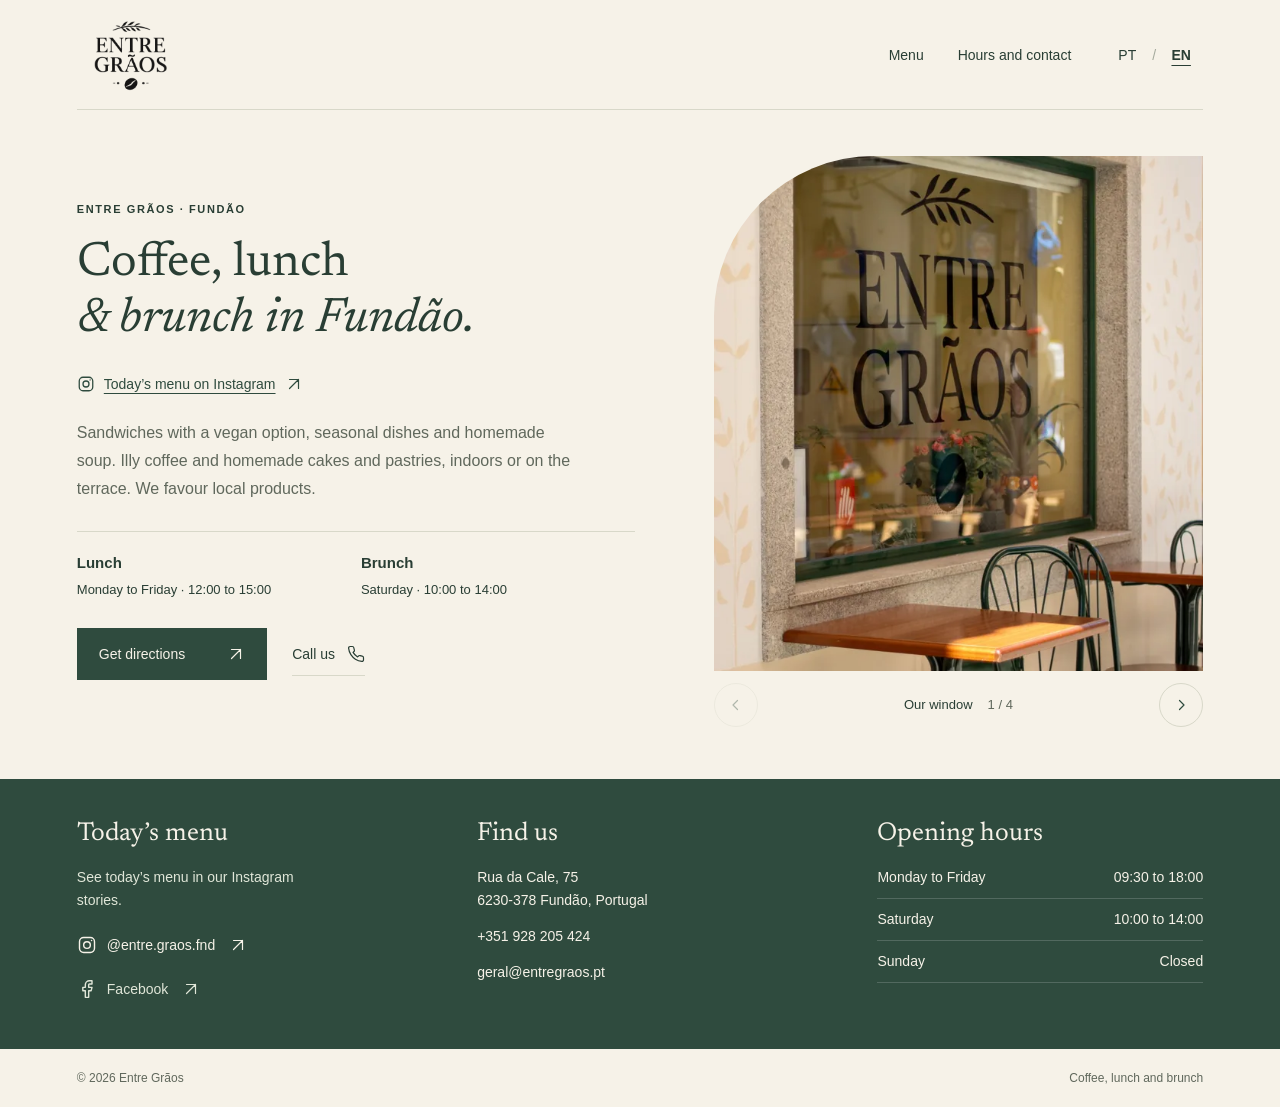
<file: en/index.html>
<!DOCTYPE html>
<html lang="en">
<head>
  <meta charset="utf-8">
  <meta name="viewport" content="width=device-width, initial-scale=1">
  <meta name="theme-color" content="#2f4b3e">
  <title>Entre Grãos | Coffee, lunch &amp; brunch in Fundão</title>
  <meta name="description" content="Sandwiches with a vegan option, weekday lunch, coffee and homemade cakes. Saturday brunch at Entre Grãos, 75 Rua da Cale, Fundão.">
  <link rel="canonical" href="https://www.entregraos.pt/en/">
  <link rel="alternate" hreflang="pt-PT" href="https://www.entregraos.pt/">
  <link rel="alternate" hreflang="en" href="https://www.entregraos.pt/en/">
  <link rel="alternate" hreflang="x-default" href="https://www.entregraos.pt/">
  <meta property="og:type" content="website">
  <meta property="og:site_name" content="Entre Grãos">
  <meta property="og:title" content="Entre Grãos | Coffee, lunch &amp; brunch in Fundão">
  <meta property="og:description" content="Sandwiches with a vegan option, weekday lunch, coffee and homemade cakes. Saturday brunch at Entre Grãos, 75 Rua da Cale, Fundão.">
  <meta property="og:url" content="https://www.entregraos.pt/en/">
  <meta property="og:locale" content="en_GB">
  <meta property="og:locale:alternate" content="pt_PT">
  <meta property="og:image" content="https://www.entregraos.pt/assets/entre-graos-interior-share.jpg">
  <meta property="og:image:width" content="1200">
  <meta property="og:image:height" content="630">
  <meta property="og:image:type" content="image/jpeg">
  <meta property="og:image:alt" content="Tables and chairs inside Entre Grãos café">
  <meta name="twitter:card" content="summary_large_image">
  <link rel="icon" href="../assets/icons/favicon.ico?v=original-1" sizes="16x16 32x32 48x48">
  <link rel="icon" href="../assets/icons/favicon-32.png?v=original-1" type="image/png" sizes="32x32">
  <link rel="apple-touch-icon" href="../assets/icons/apple-touch-icon.png?v=original-1" sizes="180x180">
  <link rel="preload" href="../assets/fonts/newsreader-400-normal.woff2" as="font" type="font/woff2" crossorigin>
  <link rel="stylesheet" href="../style.css?v=20261030-gallery-3">
  <script type="application/ld+json">{"@context":"https://schema.org","@type":"CafeOrCoffeeShop","@id":"https://www.entregraos.pt/#cafe","name":"Entre Grãos","url":"https://www.entregraos.pt/","telephone":"+351928205424","email":"geral@entregraos.pt","image":"https://www.entregraos.pt/assets/entre-graos-interior-share.jpg","logo":"https://www.entregraos.pt/logo-entregraos.png","address":{"@type":"PostalAddress","streetAddress":"Rua da Cale 75","postalCode":"6230-378","addressLocality":"Fundão","addressCountry":"PT"},"openingHoursSpecification":[{"@type":"OpeningHoursSpecification","dayOfWeek":["Monday","Tuesday","Wednesday","Thursday","Friday"],"opens":"09:30","closes":"18:00"},{"@type":"OpeningHoursSpecification","dayOfWeek":"Saturday","opens":"10:00","closes":"14:00"},{"@type":"OpeningHoursSpecification","dayOfWeek":"Sunday","opens":"00:00","closes":"00:00"}],"hasMap":"https://maps.app.goo.gl/PhbanYhNMqBERcAv9","sameAs":["https://www.instagram.com/entre.graos.fnd/","https://www.facebook.com/entregraos"],"geo":{"@type":"GeoCoordinates","latitude":40.1364039,"longitude":-7.5009095},"hasMenu":"https://www.entregraos.pt/en/menu/"}</script>
  <script defer src="../gallery.js?v=20261030-gallery-3"></script>
  <noscript><style>.gallery-deferred{display:none}</style></noscript>
</head>
<body>
  <a class="skip-link" href="#main">Skip to content</a>
  <header class="site-header wrap">
    <a class="brand" href="#inicio" aria-label="Entre Grãos, home"><img src="../logo-entregraos.png" width="612" height="408" alt="Entre Grãos"></a>
    <div class="header-links"><a class="menu-link" href="menu/">Menu</a><a class="visit-link" href="#visite-nos">Hours and contact</a><nav class="languages" aria-label="Idioma / Language"><a href="../" lang="pt-PT" hreflang="pt-PT" aria-label="Português (PT)">PT</a><span aria-hidden="true">/</span><a href="./" lang="en" hreflang="en" aria-label="English (EN)" aria-current="page">EN</a></nav></div>
  </header>
  <main id="main" tabindex="-1">
    <section class="hero wrap" id="inicio" aria-labelledby="hero-title">
      <div class="hero-copy">
        <p class="eyebrow">Entre Grãos · Fundão</p>
        <h1 id="hero-title">Coffee, lunch <em>&amp; brunch in Fundão.</em></h1>
        <a class="hero-instagram" href="https://www.instagram.com/entre.graos.fnd/" target="_blank" rel="noopener noreferrer"><svg width="18" height="18" viewBox="0 0 24 24" fill="none" stroke="currentColor" stroke-width="1.7" aria-hidden="true"><rect x="3" y="3" width="18" height="18" rx="5"/><circle cx="12" cy="12" r="4"/><circle cx="17.5" cy="6.5" r=".9" fill="currentColor" stroke="none"/></svg><span>Today’s menu on Instagram</span><svg width="18" height="18" viewBox="0 0 24 24" fill="none" stroke="currentColor" stroke-width="1.6" stroke-linecap="round" stroke-linejoin="round" aria-hidden="true"><path d="M6 18 18 6M6 6h12v12"/></svg></a>
        <p class="introduction">Sandwiches with a vegan option, seasonal dishes and homemade soup. Illy coffee and homemade cakes and pastries, indoors or on the terrace. We favour local products.</p>
        <div class="services">
          <div><h2>Lunch</h2><p>Monday to Friday · 12:00 to 15:00</p></div>
          <div><h2>Brunch</h2><p>Saturday · 10:00 to 14:00</p></div>
        </div>
        <div class="hero-actions"><a class="button" href="https://maps.app.goo.gl/PhbanYhNMqBERcAv9" target="_blank" rel="noopener noreferrer">Get directions<svg width="18" height="18" viewBox="0 0 24 24" fill="none" stroke="currentColor" stroke-width="1.6" stroke-linecap="round" stroke-linejoin="round" aria-hidden="true"><path d="M6 18 18 6M6 6h12v12"/></svg></a><a class="call-link" href="tel:+351928205424">Call us<svg width="18" height="18" viewBox="0 0 24 24" fill="none" stroke="currentColor" stroke-width="1.6" stroke-linecap="round" stroke-linejoin="round" aria-hidden="true"><path d="M22 16.92v3a2 2 0 0 1-2.18 2 19.79 19.79 0 0 1-8.63-3.07 19.5 19.5 0 0 1-6-6 19.79 19.79 0 0 1-3.07-8.67A2 2 0 0 1 4.11 2h3a2 2 0 0 1 2 1.72c.13.96.36 1.9.69 2.79a2 2 0 0 1-.45 2.11L8.09 9.89a16 16 0 0 0 6 6l1.27-1.27a2 2 0 0 1 2.11-.45c.89.33 1.83.56 2.79.69A2 2 0 0 1 22 16.92z"/></svg></a></div>
      </div>
      <section class="hero-gallery" aria-label="Photos of Entre Grãos" data-gallery>
        <p id="gallery-instructions" class="visually-hidden">Swipe to see more photos, or use the arrow keys when the gallery is focused.</p>
        <div class="gallery-viewport hero-photo" tabindex="0" aria-label="Photos of Entre Grãos" aria-describedby="gallery-instructions"><figure class="gallery-slide" role="group" aria-roledescription="slide" aria-label="1 of 4" data-photo="montra" data-caption="Our window"><img class="gallery-image" src="../assets/montra-960.webp" width="1462" height="2048" alt="The Entre Grãos window with the café name and tables beside it" srcset="../assets/montra-640.webp 640w, ../assets/montra-960.webp 960w" sizes="(max-width:700px) 86vw, (max-width:1000px) 43vw, 510px" loading="eager" fetchpriority="high"></figure><figure class="gallery-slide" role="group" aria-roledescription="slide" aria-label="2 of 4" data-photo="brunch" data-caption="Saturday brunch"><img class="gallery-image gallery-deferred" data-src="../assets/brunch-960.webp" width="1462" height="2048" alt="Brunch served at a table at Entre Grãos" data-srcset="../assets/brunch-640.webp 640w, ../assets/brunch-960.webp 960w" data-sizes="(max-width:700px) 86vw, (max-width:1000px) 43vw, 510px" decoding="async"><noscript><img class="gallery-noscript" src="../assets/brunch-960.webp" width="1462" height="2048" alt="Brunch served at a table at Entre Grãos" srcset="../assets/brunch-640.webp 640w, ../assets/brunch-960.webp 960w" sizes="(max-width:700px) 86vw, (max-width:1000px) 43vw, 510px" loading="lazy" decoding="async"></noscript></figure><figure class="gallery-slide" role="group" aria-roledescription="slide" aria-label="3 of 4" data-photo="cafe" data-caption="Illy coffee"><img class="gallery-image gallery-deferred" data-srcset="../assets/cafe-640.webp 640w, ../assets/cafe.webp 1143w" data-sizes="(max-width:700px) 86vw, (max-width:1000px) 43vw, 510px" data-src="../assets/cafe.webp" width="1143" height="1600" alt="An Illy coffee served at a table" decoding="async"><noscript><img class="gallery-noscript" srcset="../assets/cafe-640.webp 640w, ../assets/cafe.webp 1143w" sizes="(max-width:700px) 86vw, (max-width:1000px) 43vw, 510px" src="../assets/cafe.webp" width="1143" height="1600" alt="An Illy coffee served at a table" loading="lazy" decoding="async"></noscript></figure><figure class="gallery-slide" role="group" aria-roledescription="slide" aria-label="4 of 4" data-photo="interior" data-caption="Our space"><img class="gallery-image gallery-deferred" data-src="../assets/interior-960.webp" width="1200" height="1600" alt="Tables and chairs inside Entre Grãos café" data-srcset="../assets/interior-640.webp 640w, ../assets/interior-960.webp 960w, ../assets/interior.webp 1200w" data-sizes="(max-width:700px) 86vw, (max-width:1000px) 43vw, 510px" decoding="async"><noscript><img class="gallery-noscript" src="../assets/interior-960.webp" width="1200" height="1600" alt="Tables and chairs inside Entre Grãos café" srcset="../assets/interior-640.webp 640w, ../assets/interior-960.webp 960w, ../assets/interior.webp 1200w" sizes="(max-width:700px) 86vw, (max-width:1000px) 43vw, 510px" loading="lazy" decoding="async"></noscript></figure></div>
        <div class="gallery-controls" hidden><button type="button" data-gallery-previous aria-label="Previous photo" disabled><svg width="18" height="18" viewBox="0 0 24 24" fill="none" stroke="currentColor" stroke-width="1.6" stroke-linecap="round" stroke-linejoin="round" aria-hidden="true"><path d="m14 6-6 6 6 6"/></svg></button><p class="gallery-status" role="status" aria-live="polite" aria-atomic="true"><span data-gallery-caption>Our window</span><span class="gallery-count" data-gallery-count>1 / 4</span></p><button type="button" data-gallery-next aria-label="Next photo"><svg width="18" height="18" viewBox="0 0 24 24" fill="none" stroke="currentColor" stroke-width="1.6" stroke-linecap="round" stroke-linejoin="round" aria-hidden="true"><path d="m10 6 6 6-6 6"/></svg></button></div>
      </section>
    </section>
    <section class="visit" id="visite-nos" aria-label="Hours and contact"><div class="visit-grid wrap">
      <div class="social"><h2>Today’s menu</h2><p>See today’s menu in our Instagram stories.</p><a class="instagram" href="https://www.instagram.com/entre.graos.fnd/" target="_blank" rel="noopener noreferrer"><svg width="20" height="20" viewBox="0 0 24 24" fill="none" stroke="currentColor" stroke-width="1.7" aria-hidden="true"><rect x="3" y="3" width="18" height="18" rx="5"/><circle cx="12" cy="12" r="4"/><circle cx="17.5" cy="6.5" r=".9" fill="currentColor" stroke="none"/></svg><span>@entre.graos.fnd</span><svg width="18" height="18" viewBox="0 0 24 24" fill="none" stroke="currentColor" stroke-width="1.6" stroke-linecap="round" stroke-linejoin="round" aria-hidden="true"><path d="M6 18 18 6M6 6h12v12"/></svg></a><a class="facebook" href="https://www.facebook.com/entregraos" target="_blank" rel="noopener noreferrer"><svg width="20" height="20" viewBox="0 0 24 24" fill="none" stroke="currentColor" stroke-width="1.7" stroke-linecap="round" stroke-linejoin="round" aria-hidden="true"><path d="M18 2h-3a5 5 0 0 0-5 5v3H7v4h3v8h4v-8h3l1-4h-4V7a1 1 0 0 1 1-1h3z"/></svg><span>Facebook</span><svg width="18" height="18" viewBox="0 0 24 24" fill="none" stroke="currentColor" stroke-width="1.6" stroke-linecap="round" stroke-linejoin="round" aria-hidden="true"><path d="M6 18 18 6M6 6h12v12"/></svg></a></div>
      <div class="contacts"><h2>Find us</h2><address><a href="https://maps.app.goo.gl/PhbanYhNMqBERcAv9" target="_blank" rel="noopener noreferrer">Rua da Cale, 75<br>6230-378 Fundão, Portugal</a></address><a href="tel:+351928205424">+351 928 205 424</a><a href="mailto:geral@entregraos.pt">geral@entregraos.pt</a></div>
      <div class="opening"><h2>Opening hours</h2><dl><div><dt>Monday to Friday</dt><dd>09:30 to 18:00</dd></div><div><dt>Saturday</dt><dd>10:00 to 14:00</dd></div><div><dt>Sunday</dt><dd>Closed</dd></div></dl></div>
    </div></section>
  </main>
  <footer class="wrap"><span>© 2026 Entre Grãos</span><span>Coffee, lunch and brunch</span></footer>
</body>
</html>
</file>
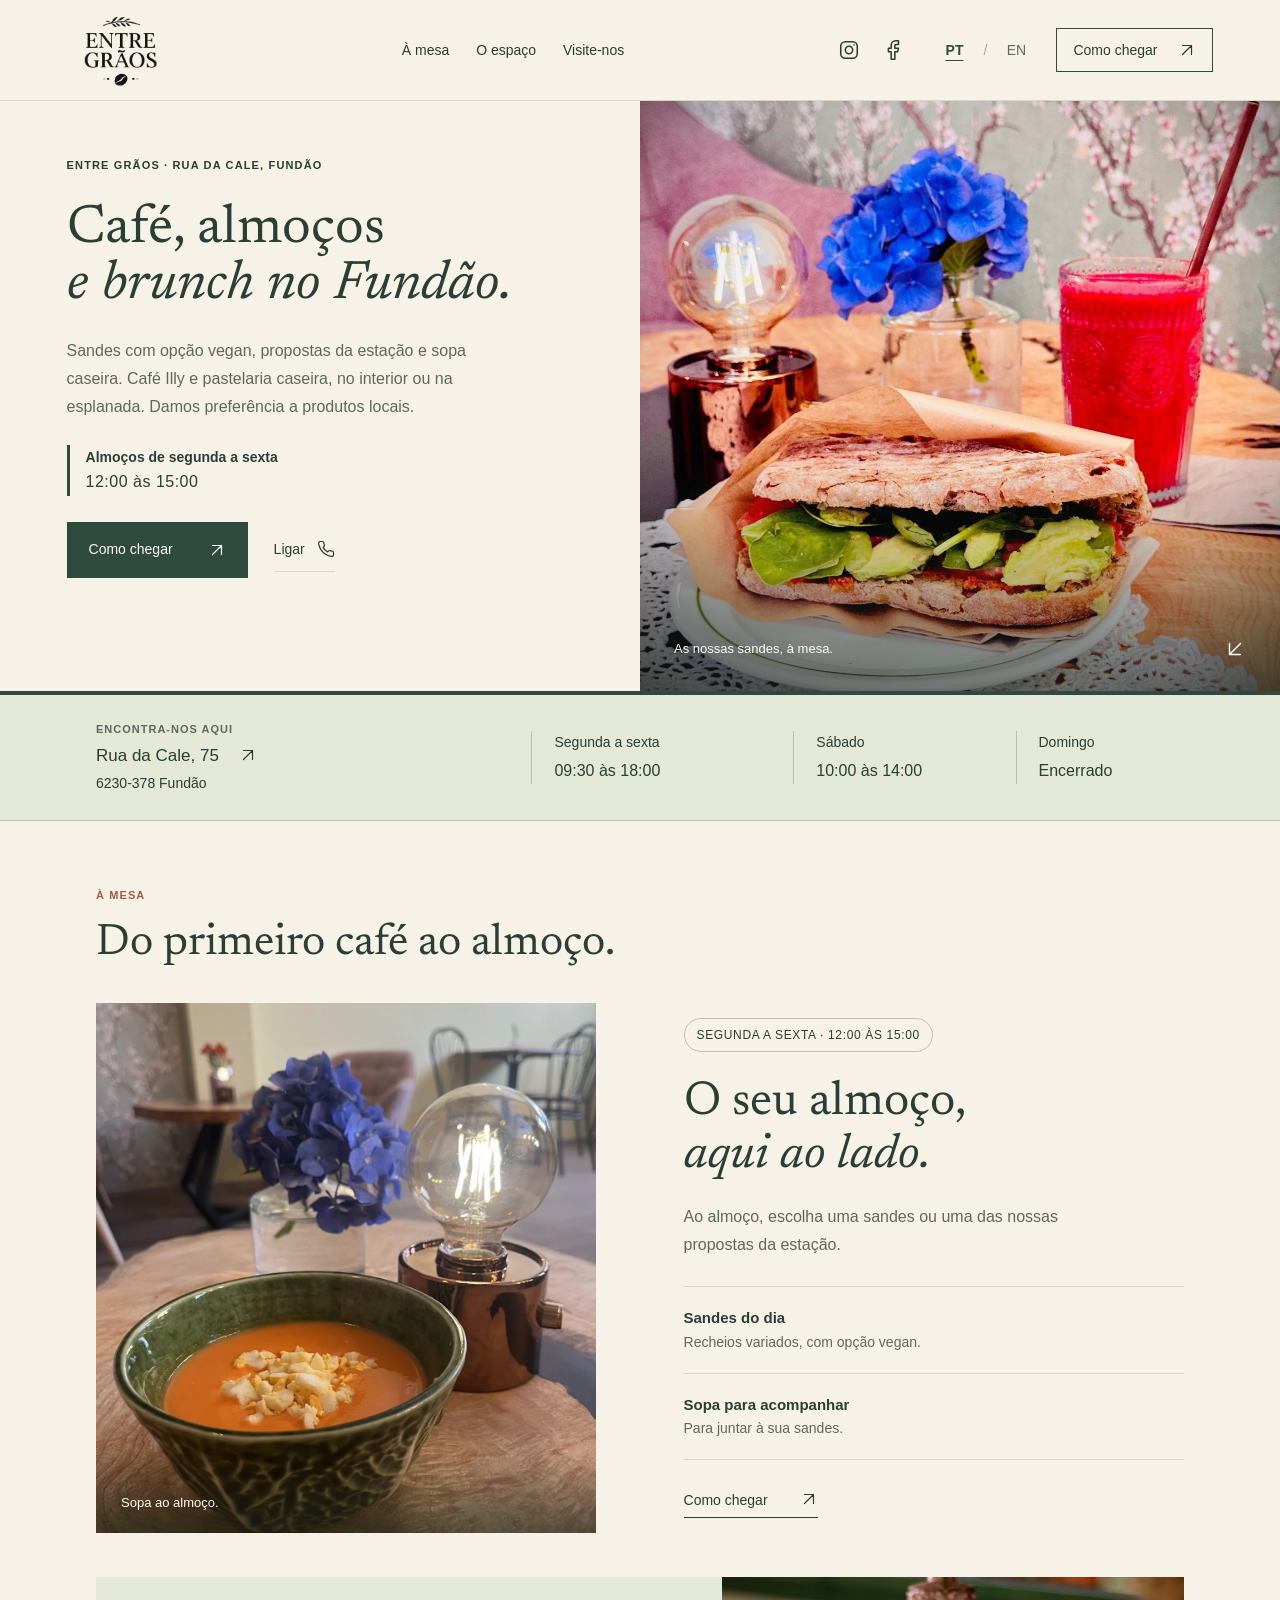
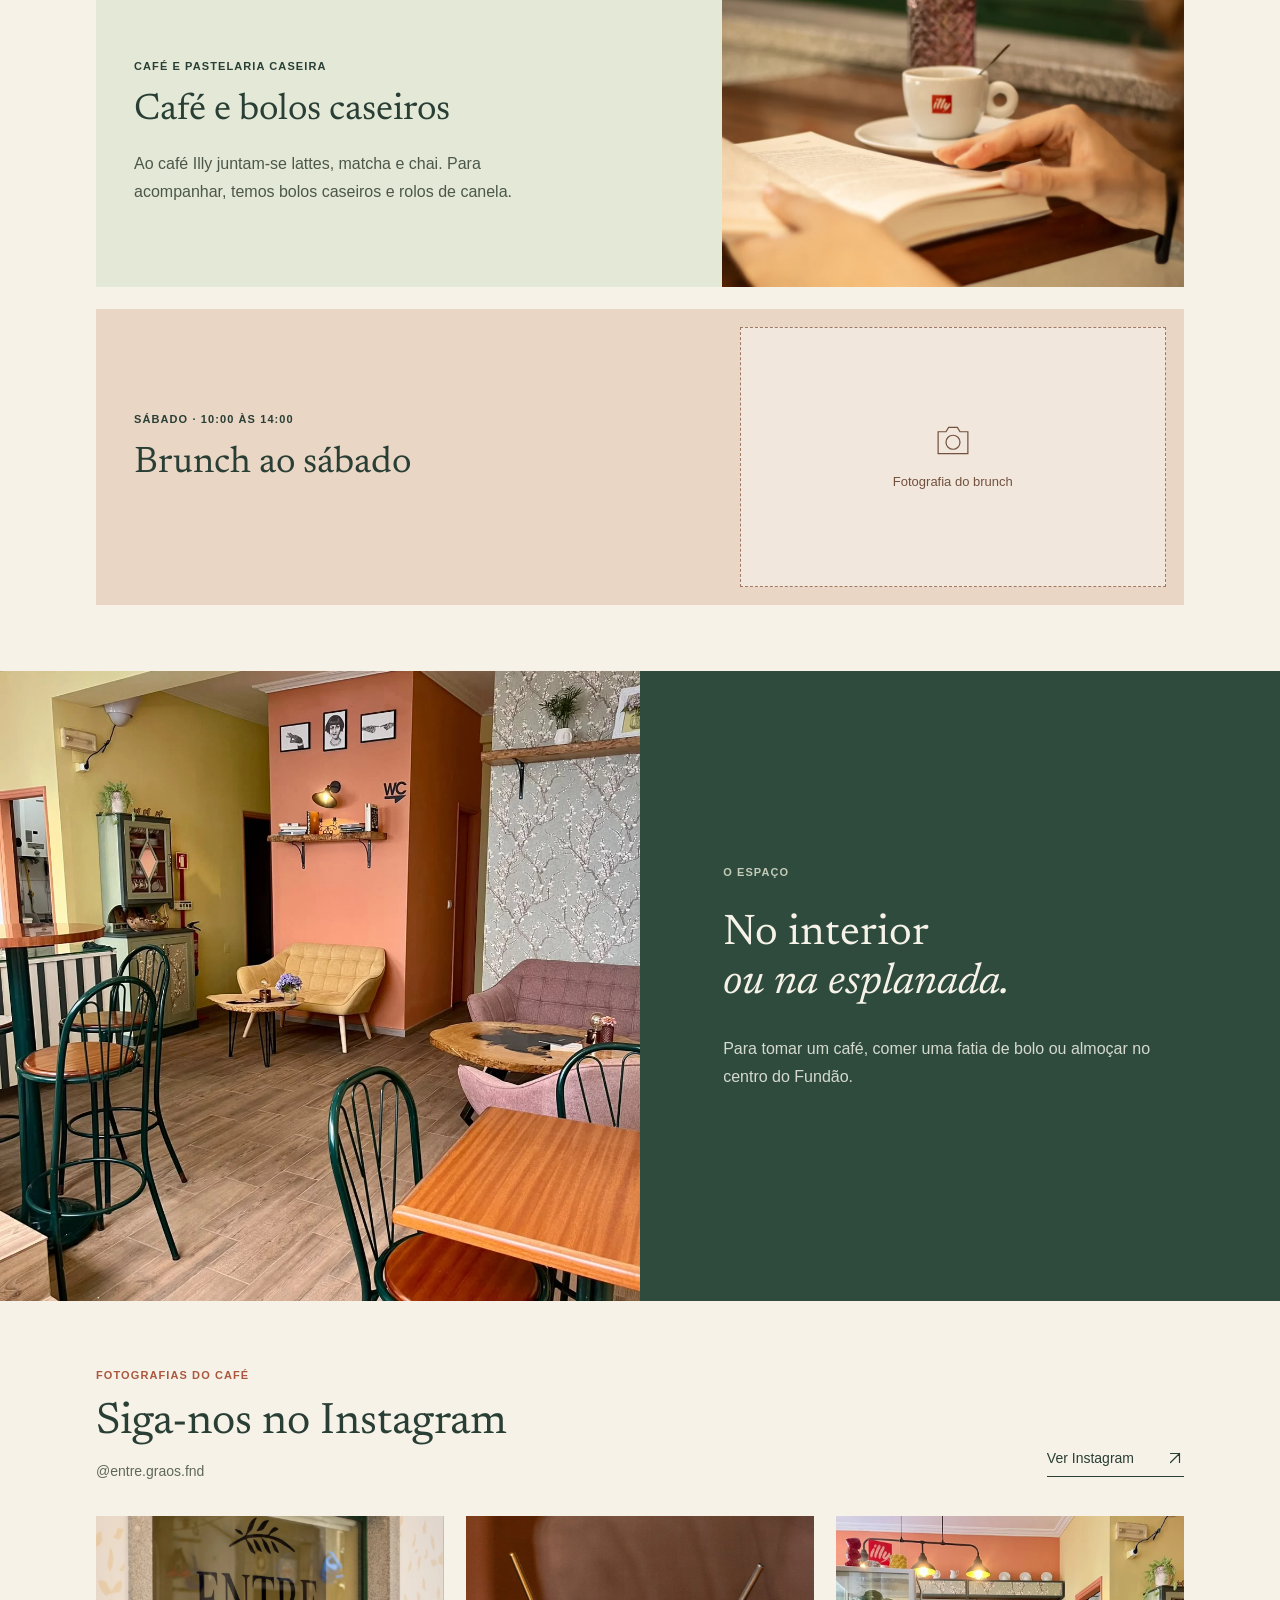
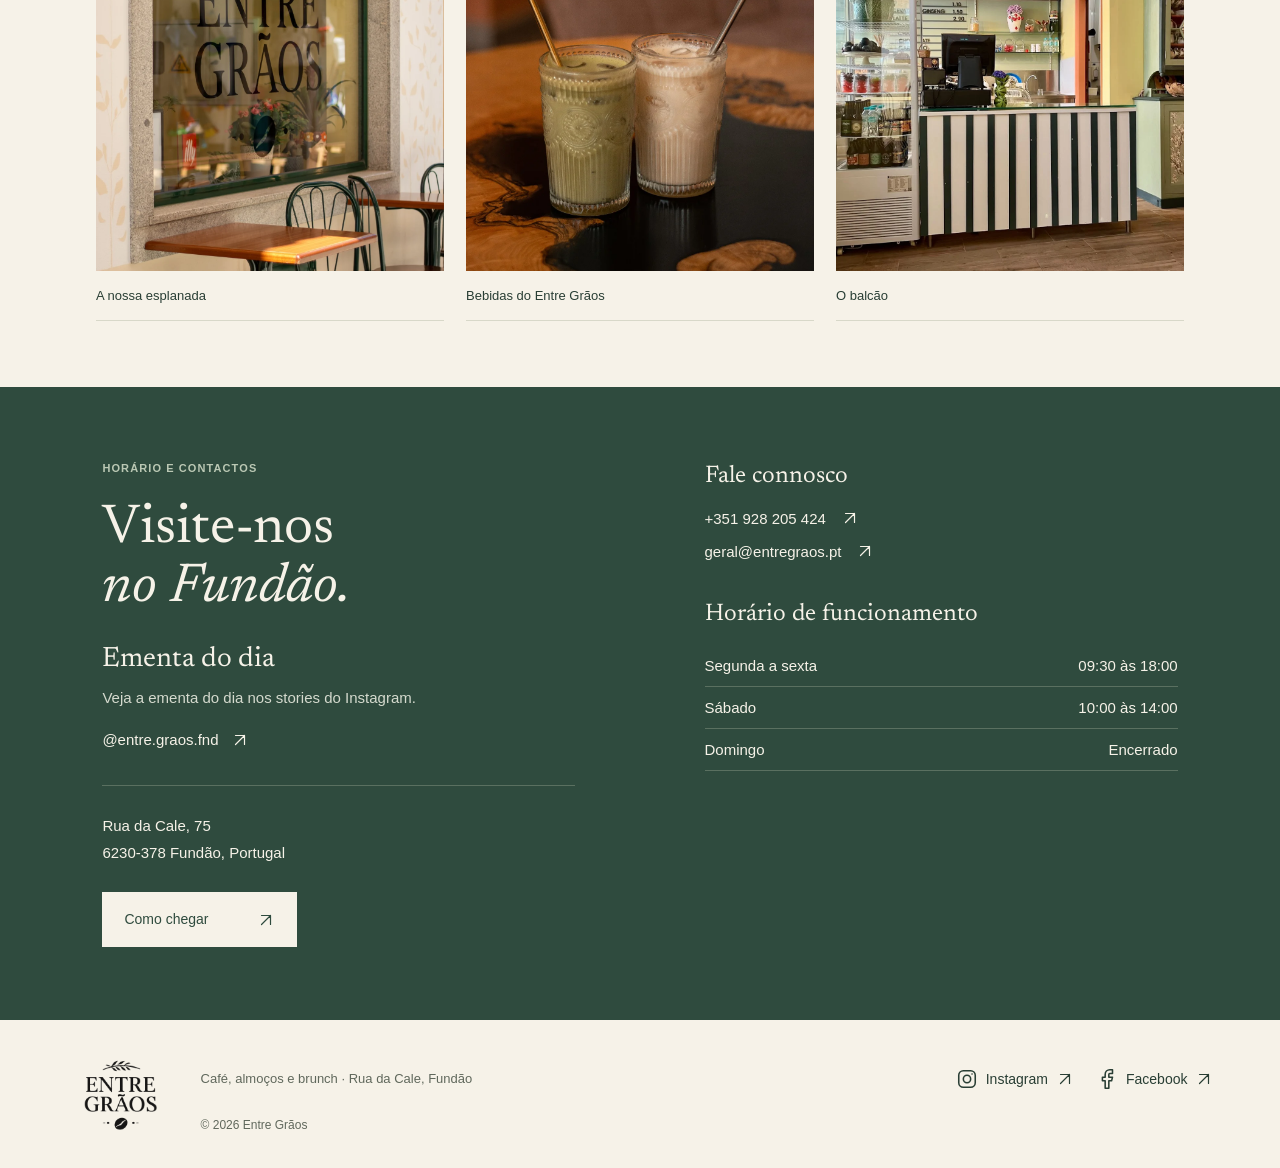
<file: preview/index.html>
<!DOCTYPE html>
<html lang="pt-PT">
<head>
  <meta charset="UTF-8">
  <meta name="robots" content="noindex,nofollow,noarchive">
  <meta name="googlebot" content="noindex,nofollow">
  <meta name="viewport" content="width=device-width, initial-scale=1.0">
  <meta name="theme-color" content="#2f4b3e">
  <title>Entre Grãos | Café, almoços e brunch no Fundão</title>
  <meta name="description" content="Café, bolos caseiros, sandes e almoços de segunda a sexta. Brunch ao sábado no Entre Grãos, na Rua da Cale 75, no Fundão.">
  <meta property="og:title" content="Entre Grãos | Café, almoços e brunch no Fundão">
  <meta property="og:description" content="Café, bolos caseiros, sandes e almoços de segunda a sexta. Brunch ao sábado no Entre Grãos, na Rua da Cale 75, no Fundão.">
  <meta property="og:type" content="website">
  <meta property="og:site_name" content="Entre Grãos">
  <meta property="og:image:width" content="1200">
  <meta property="og:image:height" content="630">
  <meta property="og:image:type" content="image/jpeg">
  <meta property="og:locale" content="pt_PT">
  <meta property="og:locale:alternate" content="en_GB">
  <meta property="og:image" content="https://www.entregraos.pt/preview/assets/entre-graos-interior-share.jpg">
  <meta property="og:image:alt" content="Mesas e cadeiras no interior do café Entre Grãos">
  <meta name="twitter:card" content="summary_large_image">
  <link rel="icon" href="assets/icons/favicon.ico?v=20261026-original-1" sizes="16x16 32x32 48x48">
  <link rel="icon" href="assets/icons/favicon-32.png?v=20261026-original-1" type="image/png" sizes="32x32">
  <link rel="apple-touch-icon" href="assets/icons/apple-touch-icon.png?v=20261026-original-1" sizes="180x180">
  <link rel="preload" href="assets/fonts/newsreader-400-normal.woff2" as="font" type="font/woff2" crossorigin>
  <link rel="stylesheet" href="style.css?v=20261027-full-sync-1">
  <script defer src="script.js?v=20261027-full-sync-1"></script>
  <noscript><style>@media(max-width:760px){.site-header{height:auto;min-height:82px;flex-wrap:wrap}.desktop-nav{display:flex;order:3;justify-content:space-between;gap:8px 16px;flex-wrap:wrap;width:100%;margin:0;padding:0 0 8px}.menu-toggle{display:none}}</style></noscript>
</head>
<body>
  <a class="skip-link" href="#main" data-i18n="skip">Saltar para o conteúdo</a>
  <header class="site-header">
    <a class="brand" href="#inicio" aria-label="Entre Grãos, início" data-i18n-aria="home"><img src="logo-entregraos.png" width="612" height="408" alt="Entre Grãos"></a>
    <nav class="desktop-nav" aria-label="Navegação principal" data-i18n-aria="mainNav">
      <a href="#a-mesa" data-i18n="navTable">À mesa</a><a href="#o-espaco" data-i18n="navSpace">O espaço</a><a href="#visite-nos" data-i18n="navVisit">Visite-nos</a>
    </nav>
    <div class="header-actions">
      <nav class="header-social" aria-label="Redes sociais" data-i18n-aria="socialNav"><a href="https://www.instagram.com/entre.graos.fnd/" target="_blank" rel="noopener noreferrer" aria-label="Entre Grãos no Instagram" data-i18n-aria="instagramProfile"><svg class="social-icon" width="22" height="22" viewBox="0 0 24 24" fill="none" stroke="currentColor" stroke-width="1.7" stroke-linecap="round" stroke-linejoin="round" aria-hidden="true" focusable="false"><rect x="3" y="3" width="18" height="18" rx="5"/><circle cx="12" cy="12" r="4"/><circle cx="17.5" cy="6.5" r=".9" fill="currentColor" stroke="none"/></svg></a><a href="https://www.facebook.com/entregraos" target="_blank" rel="noopener noreferrer" aria-label="Entre Grãos no Facebook" data-i18n-aria="facebookProfile"><svg class="social-icon" width="22" height="22" viewBox="0 0 24 24" fill="none" stroke="currentColor" stroke-width="1.7" stroke-linecap="round" stroke-linejoin="round" aria-hidden="true" focusable="false"><path d="M18 2h-3a5 5 0 0 0-5 5v3H7v4h3v8h4v-8h3l1-4h-4V7a1 1 0 0 1 1-1h3z"/></svg></a></nav>
      <nav class="language-switch" aria-label="Idioma / Language"><a href="./" lang="pt-PT" hreflang="pt-PT" aria-current="page" aria-label="Português (PT)">PT</a><span aria-hidden="true">/</span><a href="en/" lang="en" hreflang="en" aria-label="English (EN)">EN</a></nav>
      <a class="header-directions" href="https://maps.app.goo.gl/PhbanYhNMqBERcAv9" target="_blank" rel="noopener noreferrer"><span data-i18n="directions">Como chegar</span><span aria-hidden="true"><svg width="18" height="18" class="icon-arrow" viewBox="0 0 24 24" fill="none" stroke="currentColor" stroke-width="1.6" stroke-linecap="round" stroke-linejoin="round" aria-hidden="true" focusable="false"><path d="M6 18 18 6M6 6h12v12"/></svg></span></a>
      <button class="menu-toggle" type="button" aria-expanded="false" aria-controls="mobile-nav" aria-label="Abrir menu" data-i18n-aria="openMenu" data-menu-open="Abrir menu" data-menu-close="Fechar menu" hidden><span></span><span></span></button>
    </div>
    <nav id="mobile-nav" class="mobile-nav" aria-label="Navegação móvel" data-i18n-aria="mobileNav" hidden><a href="#a-mesa" data-i18n="navTable">À mesa</a><a href="#o-espaco" data-i18n="navSpace">O espaço</a><a href="#visite-nos" data-i18n="navVisit">Visite-nos</a><a href="https://maps.app.goo.gl/PhbanYhNMqBERcAv9" target="_blank" rel="noopener noreferrer" data-i18n="directions">Como chegar</a><div class="mobile-social" aria-label="Redes sociais" data-i18n-aria="socialNav"><a href="https://www.instagram.com/entre.graos.fnd/" target="_blank" rel="noopener noreferrer"><svg class="social-icon" width="22" height="22" viewBox="0 0 24 24" fill="none" stroke="currentColor" stroke-width="1.7" stroke-linecap="round" stroke-linejoin="round" aria-hidden="true" focusable="false"><rect x="3" y="3" width="18" height="18" rx="5"/><circle cx="12" cy="12" r="4"/><circle cx="17.5" cy="6.5" r=".9" fill="currentColor" stroke="none"/></svg><span>Instagram</span><svg width="18" height="18" class="icon-arrow" viewBox="0 0 24 24" fill="none" stroke="currentColor" stroke-width="1.6" stroke-linecap="round" stroke-linejoin="round" aria-hidden="true" focusable="false"><path d="M6 18 18 6M6 6h12v12"/></svg></a><a href="https://www.facebook.com/entregraos" target="_blank" rel="noopener noreferrer"><svg class="social-icon" width="22" height="22" viewBox="0 0 24 24" fill="none" stroke="currentColor" stroke-width="1.7" stroke-linecap="round" stroke-linejoin="round" aria-hidden="true" focusable="false"><path d="M18 2h-3a5 5 0 0 0-5 5v3H7v4h3v8h4v-8h3l1-4h-4V7a1 1 0 0 1 1-1h3z"/></svg><span>Facebook</span><svg width="18" height="18" class="icon-arrow" viewBox="0 0 24 24" fill="none" stroke="currentColor" stroke-width="1.6" stroke-linecap="round" stroke-linejoin="round" aria-hidden="true" focusable="false"><path d="M6 18 18 6M6 6h12v12"/></svg></a></div></nav>
  </header>

  <main id="main" tabindex="-1">
    <section class="hero" id="inicio" aria-labelledby="hero-title">
      <div class="hero-copy">
        <p class="eyebrow"><span data-i18n="heroEyebrow">Entre Grãos · Rua da Cale, Fundão</span></p>
        <h1 id="hero-title"><span data-i18n="heroTitle1">Café, almoços</span><em data-i18n="heroTitle2">e brunch no Fundão.</em></h1>
        <p class="hero-description" data-i18n="heroDescription">Sandes com opção vegan, propostas da estação e sopa caseira. Café Illy e pastelaria caseira, no interior ou na esplanada. Damos preferência a produtos locais.</p>
        <div class="hero-note"><p><strong data-i18n="lunchWeek">Almoços de segunda a sexta</strong><span data-i18n="lunchTime">12:00 às 15:00</span></p></div>
        <div class="hero-actions"><a class="button button-green" href="https://maps.app.goo.gl/PhbanYhNMqBERcAv9" target="_blank" rel="noopener noreferrer"><span data-i18n="directions">Como chegar</span><span aria-hidden="true"><svg width="18" height="18" class="icon-arrow" viewBox="0 0 24 24" fill="none" stroke="currentColor" stroke-width="1.6" stroke-linecap="round" stroke-linejoin="round" aria-hidden="true" focusable="false"><path d="M6 18 18 6M6 6h12v12"/></svg></span></a><a class="hero-call" href="tel:+351928205424"><span data-i18n="call">Ligar</span><svg width="18" height="18" viewBox="0 0 24 24" fill="none" stroke="currentColor" stroke-width="1.6" stroke-linecap="round" stroke-linejoin="round" aria-hidden="true" focusable="false"><path d="M22 16.92v3a2 2 0 0 1-2.18 2 19.79 19.79 0 0 1-8.63-3.07 19.5 19.5 0 0 1-6-6 19.79 19.79 0 0 1-3.07-8.67A2 2 0 0 1 4.11 2h3a2 2 0 0 1 2 1.72c.13.96.36 1.9.69 2.79a2 2 0 0 1-.45 2.11L8.09 9.89a16 16 0 0 0 6 6l1.27-1.27a2 2 0 0 1 2.11-.45c.89.33 1.83.56 2.79.69A2 2 0 0 1 22 16.92z"/></svg></a></div>
      </div>
      <figure class="hero-photo"><img src="assets/sandes.webp" width="1200" height="1600" alt="Uma sandes servida à mesa no Entre Grãos" data-i18n-alt="sandwichAlt" fetchpriority="high"><figcaption><span data-i18n="heroPhotoCaption">As nossas sandes, à mesa.</span><span aria-hidden="true"><svg width="18" height="18" class="icon-arrow icon-arrow-down-left" viewBox="0 0 24 24" fill="none" stroke="currentColor" stroke-width="1.6" stroke-linecap="round" stroke-linejoin="round" aria-hidden="true" focusable="false"><path d="M6 18 18 6M6 6h12v12"/></svg></span></figcaption></figure>
    </section>

    <section class="quick-visit" id="informacoes" aria-label="Localização e horário" data-i18n-aria="quickVisit">
      <div class="quick-location"><span class="eyebrow" data-i18n="findUs">Encontra-nos aqui</span><a href="https://maps.app.goo.gl/PhbanYhNMqBERcAv9" target="_blank" rel="noopener noreferrer">Rua da Cale, 75 <span aria-hidden="true"><svg width="18" height="18" class="icon-arrow" viewBox="0 0 24 24" fill="none" stroke="currentColor" stroke-width="1.6" stroke-linecap="round" stroke-linejoin="round" aria-hidden="true" focusable="false"><path d="M6 18 18 6M6 6h12v12"/></svg></span></a><span>6230-378 Fundão</span></div>
      <dl class="quick-hours"><div><dt data-i18n="weekdays">Segunda a sexta</dt><dd data-i18n="weekdayTime">09:30 às 18:00</dd></div><div><dt data-i18n="saturday">Sábado</dt><dd data-i18n="saturdayTime">10:00 às 14:00</dd></div><div><dt data-i18n="sunday">Domingo</dt><dd data-i18n="closed">Encerrado</dd></div></dl>
    </section>

    <section class="table-section section-wrap" id="a-mesa" aria-labelledby="table-title">
      <div class="section-heading"><div><p class="eyebrow" data-i18n="tableEyebrow">À mesa</p><h2 id="table-title" data-i18n="tableTitle">Do primeiro café ao almoço.</h2></div></div>
      <div class="lunch-feature">
        <figure class="lunch-photo"><img src="assets/sopa.webp" width="1200" height="1600" loading="lazy" decoding="async" alt="Sopa servida numa taça verde no Entre Grãos" data-i18n-alt="soupAlt"><figcaption data-i18n="soupCaption">Sopa ao almoço.</figcaption></figure>
        <div class="lunch-copy"><span class="pill" data-i18n="lunchPill">Segunda a sexta · 12:00 às 15:00</span><h3><span data-i18n="lunchTitle1">O seu almoço,</span><em data-i18n="lunchTitle2">aqui ao lado.</em></h3><p data-i18n="lunchDescription">Ao almoço, escolha uma sandes ou uma das nossas propostas da estação.</p><div class="lunch-details"><div><p><strong data-i18n="sandwichTitle">Sandes do dia</strong><span data-i18n="sandwichBody">Recheios variados, com opção vegan.</span></p></div><div><p><strong data-i18n="soupTitle">Sopa para acompanhar</strong><span data-i18n="soupBody">Para juntar à sua sandes.</span></p></div></div><a class="text-link" href="https://maps.app.goo.gl/PhbanYhNMqBERcAv9" target="_blank" rel="noopener noreferrer"><span data-i18n="lunchCta">Como chegar</span><span aria-hidden="true"><svg width="18" height="18" class="icon-arrow" viewBox="0 0 24 24" fill="none" stroke="currentColor" stroke-width="1.6" stroke-linecap="round" stroke-linejoin="round" aria-hidden="true" focusable="false"><path d="M6 18 18 6M6 6h12v12"/></svg></span></a></div>
      </div>
      <div class="moments-grid">
        <article class="moment moment-coffee offer-feature" aria-labelledby="coffee-title"><div class="offer-copy"><div class="moment-top"><span class="eyebrow" data-i18n="coffeeEyebrow">Café e pastelaria caseira</span></div><h3 id="coffee-title" data-i18n="coffeeTitle">Café e bolos caseiros</h3><p data-i18n="coffeeDescription">Ao café Illy juntam-se lattes, matcha e chai. Para acompanhar, temos bolos caseiros e rolos de canela.</p></div><figure class="coffee-photo"><img src="assets/cafe.webp" width="1143" height="1600" loading="lazy" decoding="async" alt="Um café Illy servido à mesa" data-i18n-alt="coffeeAlt"></figure></article>
        <article class="moment moment-brunch offer-feature" aria-labelledby="brunch-title"><div class="offer-copy"><div class="moment-top"><span class="eyebrow" data-i18n="brunchEyebrow">Sábado · 10:00 às 14:00</span></div><h3 id="brunch-title" data-i18n="brunchTitle">Brunch ao sábado</h3></div><div class="brunch-placeholder" role="img" aria-label="Espaço reservado para uma fotografia do brunch" data-i18n-aria="brunchPhotoAlt"><svg width="42" height="35" viewBox="0 0 48 40" fill="none" stroke="currentColor" stroke-width="1.4" aria-hidden="true" focusable="false"><path d="M7 10h9l3-5h10l3 5h9v25H7z"/><circle cx="24" cy="22" r="8"/></svg><span data-i18n="brunchPhotoLabel">Fotografia do brunch</span></div></article>
      </div>
    </section>

    <section class="space-section" id="o-espaco" aria-labelledby="space-title"><div class="space-image"><img src="assets/interior.webp" width="1200" height="1600" loading="lazy" decoding="async" alt="Mesas no interior do Entre Grãos" data-i18n-alt="interiorAlt"></div><div class="space-copy"><p class="eyebrow" data-i18n="spaceEyebrow">O espaço</p><h2 id="space-title"><span data-i18n="spaceTitle1">No interior</span><em data-i18n="spaceTitle2">ou na esplanada.</em></h2><p data-i18n="spaceDescription">Para tomar um café, comer uma fatia de bolo ou almoçar no centro do Fundão.</p></div></section>

    <section class="journal-section section-wrap" aria-labelledby="journal-title"><div class="section-heading"><div><p class="eyebrow" data-i18n="journalEyebrow">Fotografias do café</p><h2 id="journal-title" data-i18n="journalTitle">Siga-nos no Instagram</h2><p class="journal-handle">@entre.graos.fnd</p></div><a class="text-link instagram-link" href="https://www.instagram.com/entre.graos.fnd/" target="_blank" rel="noopener noreferrer"><span data-i18n="instagramCta">Ver Instagram</span><span aria-hidden="true"><svg width="18" height="18" class="icon-arrow" viewBox="0 0 24 24" fill="none" stroke="currentColor" stroke-width="1.6" stroke-linecap="round" stroke-linejoin="round" aria-hidden="true" focusable="false"><path d="M6 18 18 6M6 6h12v12"/></svg></span></a></div><div class="photo-journal"><figure><img src="assets/esplanada.webp" width="1143" height="1600" loading="lazy" decoding="async" alt="Uma mesa na esplanada junto à janela do Entre Grãos" data-i18n-alt="terraceAlt"><figcaption><span data-i18n="gallery1">A nossa esplanada</span></figcaption></figure><figure><img src="assets/bebidas.webp" width="1143" height="1600" loading="lazy" decoding="async" alt="Duas bebidas servidas no Entre Grãos" data-i18n-alt="drinksAlt"><figcaption><span data-i18n="gallery2">Bebidas do Entre Grãos</span></figcaption></figure><figure><img src="assets/balcao.webp" width="1440" height="1080" loading="lazy" decoding="async" alt="O balcão verde e creme do café Entre Grãos" data-i18n-alt="counterAlt"><figcaption><span data-i18n="gallery3">O balcão</span></figcaption></figure></div></section>

    <section class="visit-section" id="visite-nos" aria-labelledby="visit-title"><div class="visit-main"><p class="eyebrow" data-i18n="visitEyebrow">Horário e contactos</p><h2 id="visit-title"><span data-i18n="visitTitle1">Visite-nos</span><em data-i18n="visitTitle2">no Fundão.</em></h2><div class="daily-menu"><h3 data-i18n="dailyMenuTitle">Ementa do dia</h3><p data-i18n="dailyMenuDescription">Veja a ementa do dia nos stories do Instagram.</p><a href="https://www.instagram.com/entre.graos.fnd/" target="_blank" rel="noopener noreferrer"><span>@entre.graos.fnd</span><svg width="18" height="18" class="icon-arrow" viewBox="0 0 24 24" fill="none" stroke="currentColor" stroke-width="1.6" stroke-linecap="round" stroke-linejoin="round" aria-hidden="true" focusable="false"><path d="M6 18 18 6M6 6h12v12"/></svg></a></div><address>Rua da Cale, 75<br>6230-378 Fundão, Portugal</address><a class="button button-cream" href="https://maps.app.goo.gl/PhbanYhNMqBERcAv9" target="_blank" rel="noopener noreferrer"><span data-i18n="directions">Como chegar</span><span aria-hidden="true"><svg width="18" height="18" class="icon-arrow" viewBox="0 0 24 24" fill="none" stroke="currentColor" stroke-width="1.6" stroke-linecap="round" stroke-linejoin="round" aria-hidden="true" focusable="false"><path d="M6 18 18 6M6 6h12v12"/></svg></span></a></div><div class="visit-info"><div class="contact"><h3 data-i18n="contactTitle">Fale connosco</h3><a href="tel:+351928205424">+351 928 205 424 <span aria-hidden="true"><svg width="18" height="18" class="icon-arrow" viewBox="0 0 24 24" fill="none" stroke="currentColor" stroke-width="1.6" stroke-linecap="round" stroke-linejoin="round" aria-hidden="true" focusable="false"><path d="M6 18 18 6M6 6h12v12"/></svg></span></a><a href="mailto:geral@entregraos.pt">geral@entregraos.pt <span aria-hidden="true"><svg width="18" height="18" class="icon-arrow" viewBox="0 0 24 24" fill="none" stroke="currentColor" stroke-width="1.6" stroke-linecap="round" stroke-linejoin="round" aria-hidden="true" focusable="false"><path d="M6 18 18 6M6 6h12v12"/></svg></span></a></div><div class="hours"><h3 data-i18n="hoursTitle">Horário de funcionamento</h3><dl><div><dt data-i18n="weekdays">Segunda a sexta</dt><dd data-i18n="weekdayTime">09:30 às 18:00</dd></div><div><dt data-i18n="saturday">Sábado</dt><dd data-i18n="saturdayTime">10:00 às 14:00</dd></div><div><dt data-i18n="sunday">Domingo</dt><dd data-i18n="closed">Encerrado</dd></div></dl></div></div></section>
  </main>
  <footer class="site-footer"><a href="#inicio" class="brand footer-brand" aria-label="Entre Grãos, início" data-i18n-aria="home"><img src="logo-entregraos.png" width="612" height="408" alt="Entre Grãos" loading="lazy" decoding="async"></a><p data-i18n="footerNote">Café, almoços e brunch · Rua da Cale, Fundão</p><nav class="footer-social" aria-label="Redes sociais" data-i18n-aria="socialNav"><a href="https://www.instagram.com/entre.graos.fnd/" target="_blank" rel="noopener noreferrer"><svg class="social-icon" width="22" height="22" viewBox="0 0 24 24" fill="none" stroke="currentColor" stroke-width="1.7" stroke-linecap="round" stroke-linejoin="round" aria-hidden="true" focusable="false"><rect x="3" y="3" width="18" height="18" rx="5"/><circle cx="12" cy="12" r="4"/><circle cx="17.5" cy="6.5" r=".9" fill="currentColor" stroke="none"/></svg><span>Instagram</span><svg width="18" height="18" class="icon-arrow" viewBox="0 0 24 24" fill="none" stroke="currentColor" stroke-width="1.6" stroke-linecap="round" stroke-linejoin="round" aria-hidden="true" focusable="false"><path d="M6 18 18 6M6 6h12v12"/></svg></a><a href="https://www.facebook.com/entregraos" target="_blank" rel="noopener noreferrer"><svg class="social-icon" width="22" height="22" viewBox="0 0 24 24" fill="none" stroke="currentColor" stroke-width="1.7" stroke-linecap="round" stroke-linejoin="round" aria-hidden="true" focusable="false"><path d="M18 2h-3a5 5 0 0 0-5 5v3H7v4h3v8h4v-8h3l1-4h-4V7a1 1 0 0 1 1-1h3z"/></svg><span>Facebook</span><svg width="18" height="18" class="icon-arrow" viewBox="0 0 24 24" fill="none" stroke="currentColor" stroke-width="1.6" stroke-linecap="round" stroke-linejoin="round" aria-hidden="true" focusable="false"><path d="M6 18 18 6M6 6h12v12"/></svg></a></nav><span class="copyright">© <span id="year">2026</span> Entre Grãos</span></footer>
</body>
</html>
</file>
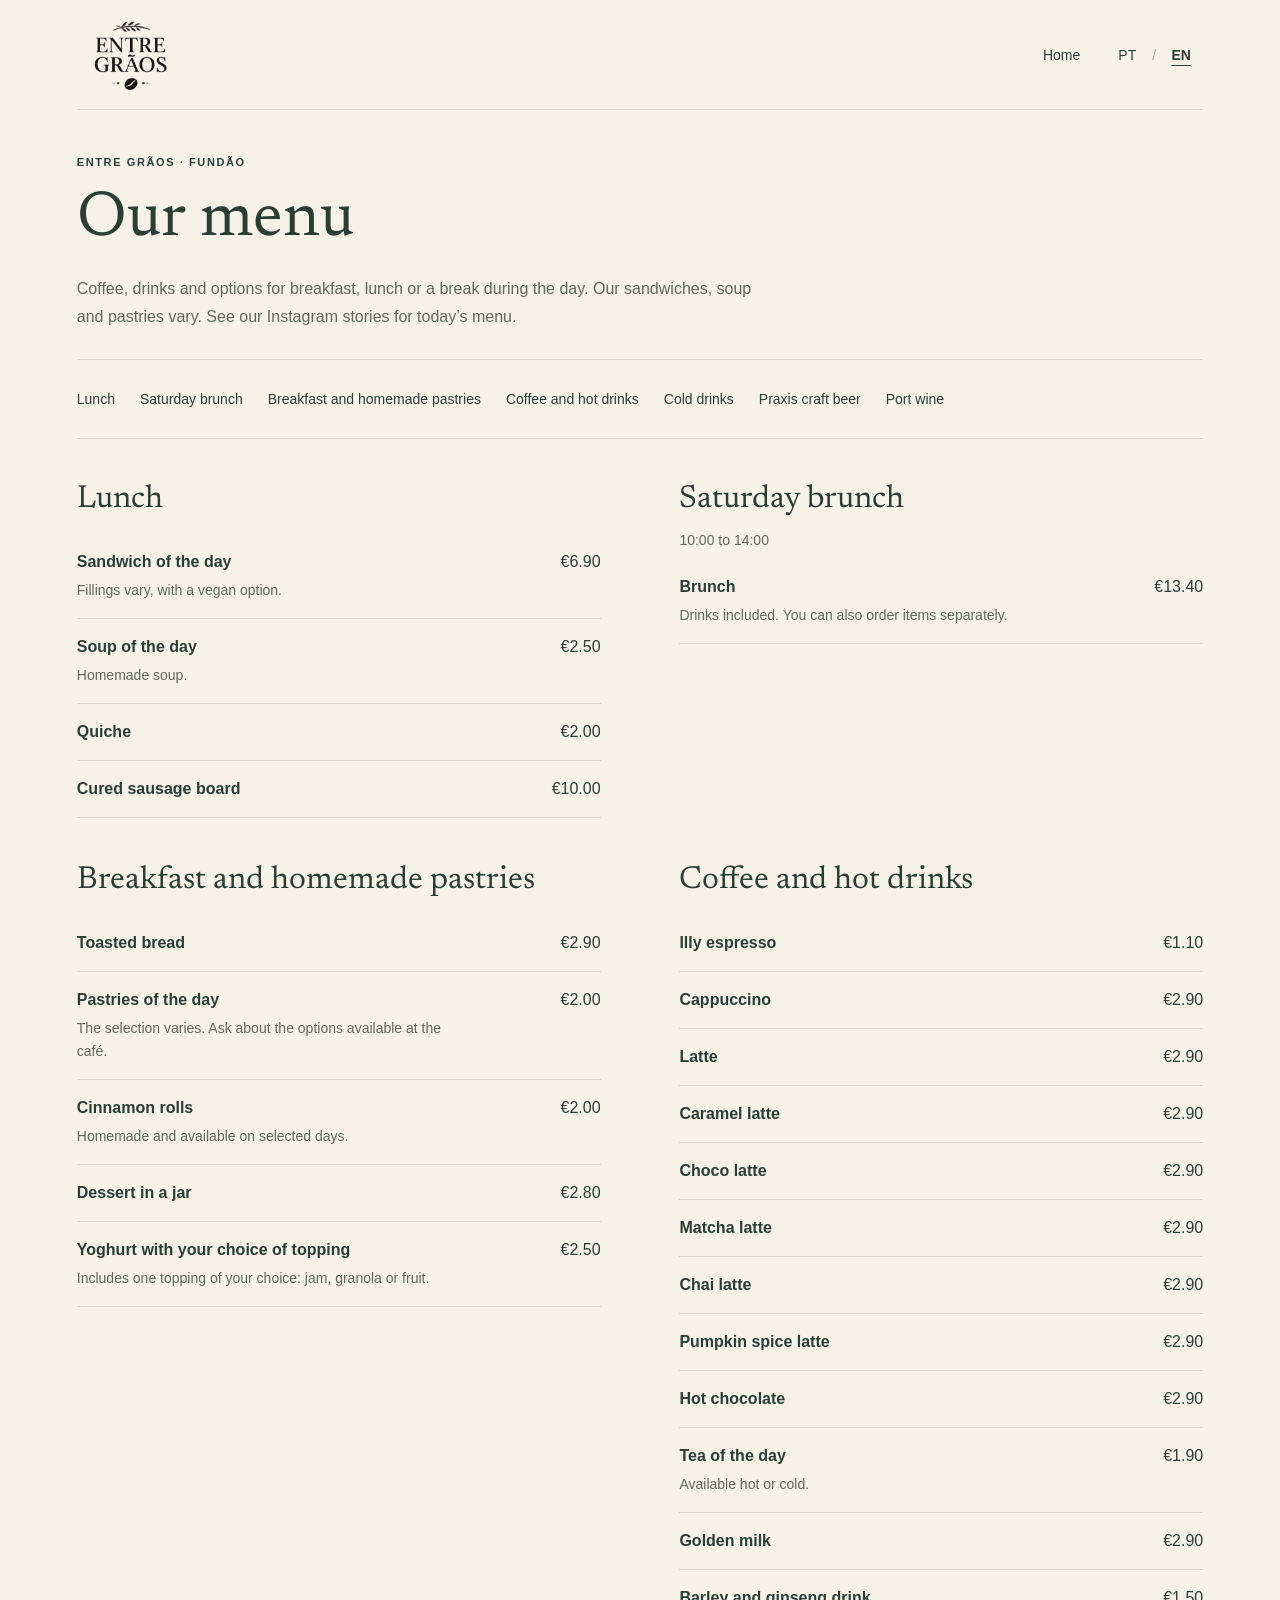
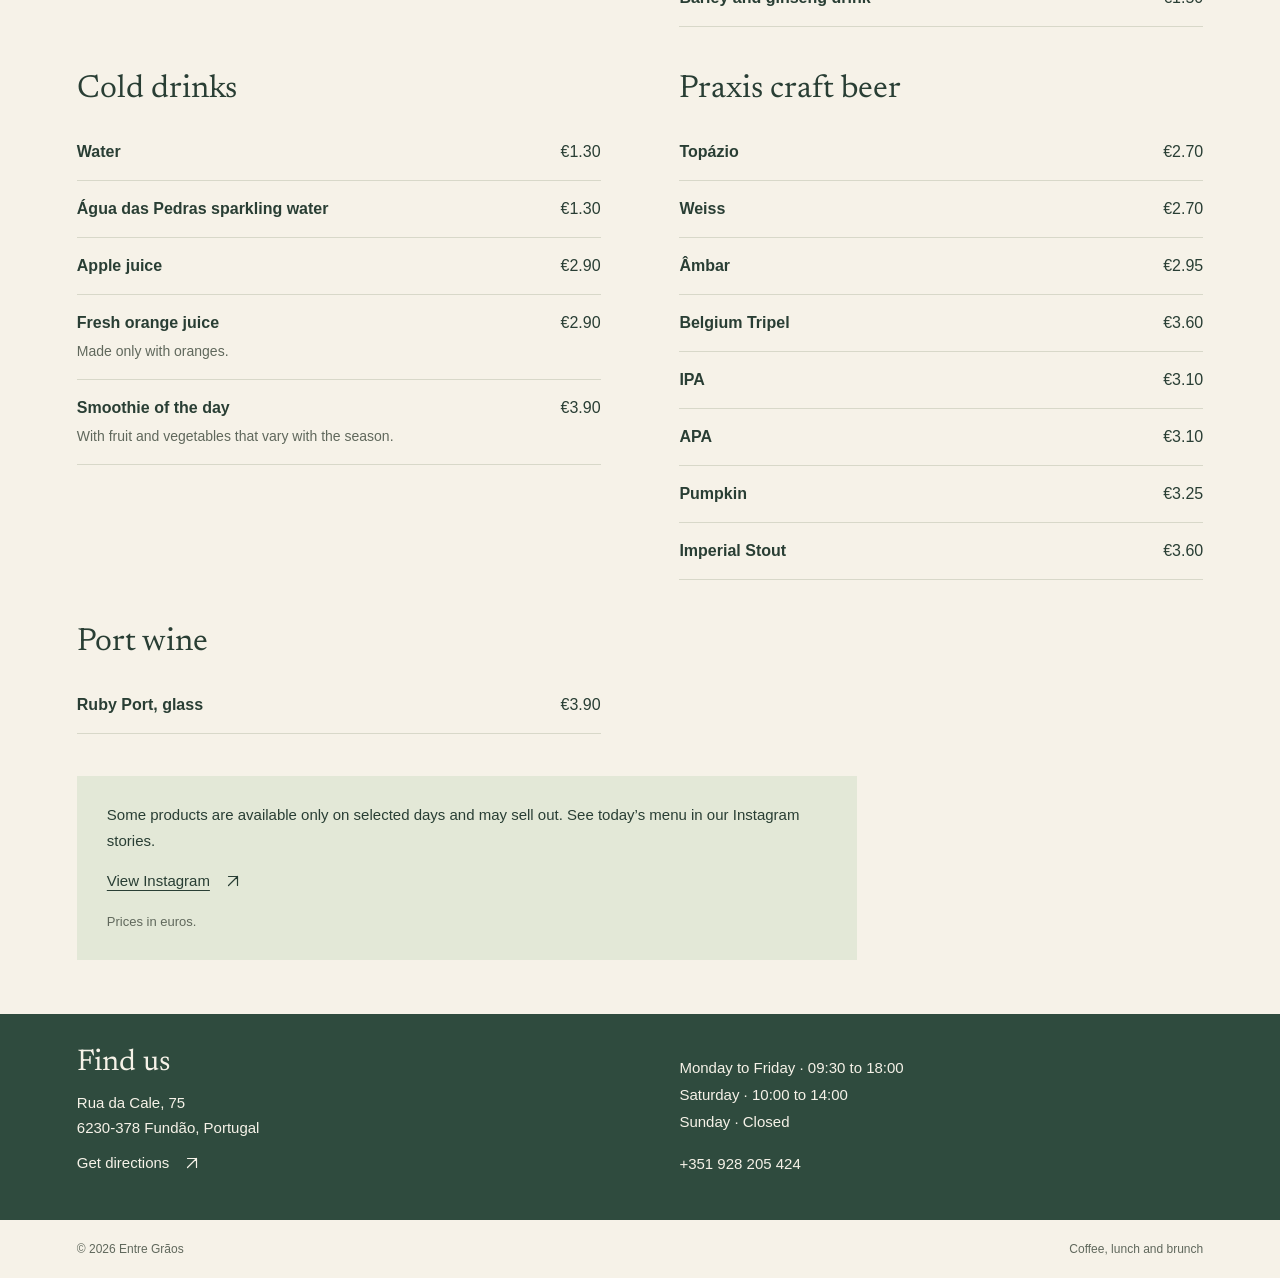
<file: en/menu/index.html>
<!doctype html>
<html lang="en"><head>
<meta charset="utf-8"><meta name="viewport" content="width=device-width,initial-scale=1"><meta name="theme-color" content="#2f4b3e">
<title>Menu and prices | Entre Grãos, Fundão</title><meta name="description" content="Browse the menu and prices at Entre Grãos in Fundão: sandwiches, soup, Saturday brunch, homemade baking, coffee and drinks.">
<link rel="canonical" href="https://www.entregraos.pt/en/menu/"><link rel="alternate" hreflang="pt-PT" href="https://www.entregraos.pt/ementa/"><link rel="alternate" hreflang="en" href="https://www.entregraos.pt/en/menu/"><link rel="alternate" hreflang="x-default" href="https://www.entregraos.pt/ementa/">
<meta property="og:type" content="website"><meta property="og:site_name" content="Entre Grãos"><meta property="og:title" content="Menu and prices | Entre Grãos, Fundão"><meta property="og:description" content="Browse the menu and prices at Entre Grãos in Fundão: sandwiches, soup, Saturday brunch, homemade baking, coffee and drinks."><meta property="og:url" content="https://www.entregraos.pt/en/menu/"><meta property="og:image" content="https://www.entregraos.pt/assets/entre-graos-interior-share.jpg"><meta property="og:image:width" content="1200"><meta property="og:image:height" content="630"><meta name="twitter:card" content="summary_large_image">
<link rel="icon" href="../../assets/icons/favicon.ico?v=original-1" sizes="16x16 32x32 48x48"><link rel="apple-touch-icon" href="../../assets/icons/apple-touch-icon.png?v=original-1" sizes="180x180">
<link rel="preload" href="../../assets/fonts/newsreader-400-normal.woff2" as="font" type="font/woff2" crossorigin>
<link rel="stylesheet" href="../../style.css?v=20261030-menu-3"><link rel="stylesheet" href="../../menu.css?v=20261030-menu-3">
<script type="application/ld+json">{"@context":"https://schema.org","@type":"Menu","@id":"https://www.entregraos.pt/en/menu/#menu","name":"Menu and prices | Entre Grãos, Fundão","description":"Browse the menu and prices at Entre Grãos in Fundão: sandwiches, soup, Saturday brunch, homemade baking, coffee and drinks.","url":"https://www.entregraos.pt/en/menu/","inLanguage":"en","hasMenuSection":[{"@type":"MenuSection","name":"Lunch","hasMenuItem":[{"@type":"MenuItem","name":"Sandwich of the day","offers":{"@type":"Offer","price":"6.90","priceCurrency":"EUR"},"description":"Fillings vary, with a vegan option."},{"@type":"MenuItem","name":"Soup of the day","offers":{"@type":"Offer","price":"2.50","priceCurrency":"EUR"},"description":"Homemade soup."},{"@type":"MenuItem","name":"Quiche","offers":{"@type":"Offer","price":"2.00","priceCurrency":"EUR"}},{"@type":"MenuItem","name":"Cured sausage board","offers":{"@type":"Offer","price":"10.00","priceCurrency":"EUR"}}]},{"@type":"MenuSection","name":"Saturday brunch","hasMenuItem":[{"@type":"MenuItem","name":"Brunch","offers":{"@type":"Offer","price":"13.40","priceCurrency":"EUR"},"description":"Drinks included. You can also order items separately."}]},{"@type":"MenuSection","name":"Breakfast and homemade pastries","hasMenuItem":[{"@type":"MenuItem","name":"Toasted bread","offers":{"@type":"Offer","price":"2.90","priceCurrency":"EUR"}},{"@type":"MenuItem","name":"Pastries of the day","offers":{"@type":"Offer","price":"2.00","priceCurrency":"EUR"},"description":"The selection varies. Ask about the options available at the café."},{"@type":"MenuItem","name":"Cinnamon rolls","offers":{"@type":"Offer","price":"2.00","priceCurrency":"EUR"},"description":"Homemade and available on selected days."},{"@type":"MenuItem","name":"Dessert in a jar","offers":{"@type":"Offer","price":"2.80","priceCurrency":"EUR"}},{"@type":"MenuItem","name":"Yoghurt with your choice of topping","offers":{"@type":"Offer","price":"2.50","priceCurrency":"EUR"},"description":"Includes one topping of your choice: jam, granola or fruit."}]},{"@type":"MenuSection","name":"Coffee and hot drinks","hasMenuItem":[{"@type":"MenuItem","name":"Illy espresso","offers":{"@type":"Offer","price":"1.10","priceCurrency":"EUR"}},{"@type":"MenuItem","name":"Cappuccino","offers":{"@type":"Offer","price":"2.90","priceCurrency":"EUR"}},{"@type":"MenuItem","name":"Latte","offers":{"@type":"Offer","price":"2.90","priceCurrency":"EUR"}},{"@type":"MenuItem","name":"Caramel latte","offers":{"@type":"Offer","price":"2.90","priceCurrency":"EUR"}},{"@type":"MenuItem","name":"Choco latte","offers":{"@type":"Offer","price":"2.90","priceCurrency":"EUR"}},{"@type":"MenuItem","name":"Matcha latte","offers":{"@type":"Offer","price":"2.90","priceCurrency":"EUR"}},{"@type":"MenuItem","name":"Chai latte","offers":{"@type":"Offer","price":"2.90","priceCurrency":"EUR"}},{"@type":"MenuItem","name":"Pumpkin spice latte","offers":{"@type":"Offer","price":"2.90","priceCurrency":"EUR"}},{"@type":"MenuItem","name":"Hot chocolate","offers":{"@type":"Offer","price":"2.90","priceCurrency":"EUR"}},{"@type":"MenuItem","name":"Tea of the day","offers":{"@type":"Offer","price":"1.90","priceCurrency":"EUR"},"description":"Available hot or cold."},{"@type":"MenuItem","name":"Golden milk","offers":{"@type":"Offer","price":"2.90","priceCurrency":"EUR"}},{"@type":"MenuItem","name":"Barley and ginseng drink","offers":{"@type":"Offer","price":"1.50","priceCurrency":"EUR"}}]},{"@type":"MenuSection","name":"Cold drinks","hasMenuItem":[{"@type":"MenuItem","name":"Water","offers":{"@type":"Offer","price":"1.30","priceCurrency":"EUR"}},{"@type":"MenuItem","name":"Água das Pedras sparkling water","offers":{"@type":"Offer","price":"1.30","priceCurrency":"EUR"}},{"@type":"MenuItem","name":"Apple juice","offers":{"@type":"Offer","price":"2.90","priceCurrency":"EUR"}},{"@type":"MenuItem","name":"Fresh orange juice","offers":{"@type":"Offer","price":"2.90","priceCurrency":"EUR"},"description":"Made only with oranges."},{"@type":"MenuItem","name":"Smoothie of the day","offers":{"@type":"Offer","price":"3.90","priceCurrency":"EUR"},"description":"With fruit and vegetables that vary with the season."}]},{"@type":"MenuSection","name":"Praxis craft beer","hasMenuItem":[{"@type":"MenuItem","name":"Topázio","offers":{"@type":"Offer","price":"2.70","priceCurrency":"EUR"}},{"@type":"MenuItem","name":"Weiss","offers":{"@type":"Offer","price":"2.70","priceCurrency":"EUR"}},{"@type":"MenuItem","name":"Âmbar","offers":{"@type":"Offer","price":"2.95","priceCurrency":"EUR"}},{"@type":"MenuItem","name":"Belgium Tripel","offers":{"@type":"Offer","price":"3.60","priceCurrency":"EUR"}},{"@type":"MenuItem","name":"IPA","offers":{"@type":"Offer","price":"3.10","priceCurrency":"EUR"}},{"@type":"MenuItem","name":"APA","offers":{"@type":"Offer","price":"3.10","priceCurrency":"EUR"}},{"@type":"MenuItem","name":"Pumpkin","offers":{"@type":"Offer","price":"3.25","priceCurrency":"EUR"}},{"@type":"MenuItem","name":"Imperial Stout","offers":{"@type":"Offer","price":"3.60","priceCurrency":"EUR"}}]},{"@type":"MenuSection","name":"Port wine","hasMenuItem":[{"@type":"MenuItem","name":"Ruby Port, glass","offers":{"@type":"Offer","price":"3.90","priceCurrency":"EUR"}}]}]}</script>
</head><body class="menu-page">
<a class="skip-link" href="#main">Skip to the menu</a>
<header class="site-header wrap"><a class="brand" href="../" aria-label="Entre Grãos, home"><img src="../../logo-entregraos.png" width="612" height="408" alt="Entre Grãos"></a><div class="header-links"><a class="menu-home-link" href="../">Home</a><nav class="languages" aria-label="Idioma / Language"><a href="../../ementa/" lang="pt-PT" hreflang="pt-PT" aria-label="Português (PT)">PT</a><span aria-hidden="true">/</span><a href="./" lang="en" hreflang="en" aria-label="English (EN)" aria-current="page">EN</a></nav></div></header>
<main class="menu-main wrap" id="main" tabindex="-1"><div class="menu-intro"><p class="eyebrow">Entre Grãos · Fundão</p><h1>Our menu</h1><p>Coffee, drinks and options for breakfast, lunch or a break during the day. Our sandwiches, soup and pastries vary. See our Instagram stories for today’s menu.</p></div>
<div class="menu-category-scroll"><nav class="menu-categories" aria-label="Menu categories"><a href="#almoco">Lunch</a><a href="#brunch">Saturday brunch</a><a href="#pequeno-almoco">Breakfast and homemade pastries</a><a href="#quentes">Coffee and hot drinks</a><a href="#frias">Cold drinks</a><a href="#cervejas">Praxis craft beer</a><a href="#vinho">Port wine</a></nav></div>
<div class="menu-layout"><section class="menu-section" id="almoco" aria-labelledby="title-almoco"><h2 id="title-almoco">Lunch</h2><ul><li class="menu-item" id="sandes"><div class="menu-item-copy"><h3>Sandwich of the day</h3><p>Fillings vary, with a vegan option.</p></div><p class="menu-price">€6.90</p></li><li class="menu-item" id="sopa"><div class="menu-item-copy"><h3>Soup of the day</h3><p>Homemade soup.</p></div><p class="menu-price">€2.50</p></li><li class="menu-item" id="quiche"><div class="menu-item-copy"><h3>Quiche</h3></div><p class="menu-price">€2.00</p></li><li class="menu-item" id="tabua"><div class="menu-item-copy"><h3>Cured sausage board</h3></div><p class="menu-price">€10.00</p></li></ul></section><section class="menu-section" id="brunch" aria-labelledby="title-brunch"><h2 id="title-brunch">Saturday brunch</h2><p class="menu-schedule">10:00 to 14:00</p><ul><li class="menu-item" id="brunch-sabado"><div class="menu-item-copy"><h3>Brunch</h3><p>Drinks included. You can also order items separately.</p></div><p class="menu-price">€13.40</p></li></ul></section><section class="menu-section" id="pequeno-almoco" aria-labelledby="title-pequeno-almoco"><h2 id="title-pequeno-almoco">Breakfast and homemade pastries</h2><ul><li class="menu-item" id="torrada"><div class="menu-item-copy"><h3>Toasted bread</h3></div><p class="menu-price">€2.90</p></li><li class="menu-item" id="pastelaria"><div class="menu-item-copy"><h3>Pastries of the day</h3><p>The selection varies. Ask about the options available at the café.</p></div><p class="menu-price">€2.00</p></li><li class="menu-item" id="rolos-canela"><div class="menu-item-copy"><h3>Cinnamon rolls</h3><p>Homemade and available on selected days.</p></div><p class="menu-price">€2.00</p></li><li class="menu-item" id="sobremesa-pote"><div class="menu-item-copy"><h3>Dessert in a jar</h3></div><p class="menu-price">€2.80</p></li><li class="menu-item" id="iogurte"><div class="menu-item-copy"><h3>Yoghurt with your choice of topping</h3><p>Includes one topping of your choice: jam, granola or fruit.</p></div><p class="menu-price">€2.50</p></li></ul></section><section class="menu-section" id="quentes" aria-labelledby="title-quentes"><h2 id="title-quentes">Coffee and hot drinks</h2><ul><li class="menu-item" id="expresso"><div class="menu-item-copy"><h3>Illy espresso</h3></div><p class="menu-price">€1.10</p></li><li class="menu-item" id="cappuccino"><div class="menu-item-copy"><h3>Cappuccino</h3></div><p class="menu-price">€2.90</p></li><li class="menu-item" id="latte"><div class="menu-item-copy"><h3>Latte</h3></div><p class="menu-price">€2.90</p></li><li class="menu-item" id="caramel-latte"><div class="menu-item-copy"><h3>Caramel latte</h3></div><p class="menu-price">€2.90</p></li><li class="menu-item" id="choco-latte"><div class="menu-item-copy"><h3>Choco latte</h3></div><p class="menu-price">€2.90</p></li><li class="menu-item" id="matcha"><div class="menu-item-copy"><h3>Matcha latte</h3></div><p class="menu-price">€2.90</p></li><li class="menu-item" id="chai"><div class="menu-item-copy"><h3>Chai latte</h3></div><p class="menu-price">€2.90</p></li><li class="menu-item" id="pumpkin-latte"><div class="menu-item-copy"><h3>Pumpkin spice latte</h3></div><p class="menu-price">€2.90</p></li><li class="menu-item" id="chocolate"><div class="menu-item-copy"><h3>Hot chocolate</h3></div><p class="menu-price">€2.90</p></li><li class="menu-item" id="cha"><div class="menu-item-copy"><h3>Tea of the day</h3><p>Available hot or cold.</p></div><p class="menu-price">€1.90</p></li><li class="menu-item" id="golden-milk"><div class="menu-item-copy"><h3>Golden milk</h3></div><p class="menu-price">€2.90</p></li><li class="menu-item" id="cevada-ginseng"><div class="menu-item-copy"><h3>Barley and ginseng drink</h3></div><p class="menu-price">€1.50</p></li></ul></section><section class="menu-section" id="frias" aria-labelledby="title-frias"><h2 id="title-frias">Cold drinks</h2><ul><li class="menu-item" id="agua"><div class="menu-item-copy"><h3>Water</h3></div><p class="menu-price">€1.30</p></li><li class="menu-item" id="pedras"><div class="menu-item-copy"><h3>Água das Pedras sparkling water</h3></div><p class="menu-price">€1.30</p></li><li class="menu-item" id="sumo-maca"><div class="menu-item-copy"><h3>Apple juice</h3></div><p class="menu-price">€2.90</p></li><li class="menu-item" id="sumo-laranja"><div class="menu-item-copy"><h3>Fresh orange juice</h3><p>Made only with oranges.</p></div><p class="menu-price">€2.90</p></li><li class="menu-item" id="smoothie"><div class="menu-item-copy"><h3>Smoothie of the day</h3><p>With fruit and vegetables that vary with the season.</p></div><p class="menu-price">€3.90</p></li></ul></section><section class="menu-section" id="cervejas" aria-labelledby="title-cervejas"><h2 id="title-cervejas">Praxis craft beer</h2><ul><li class="menu-item" id="praxis-topazio"><div class="menu-item-copy"><h3>Topázio</h3></div><p class="menu-price">€2.70</p></li><li class="menu-item" id="praxis-weiss"><div class="menu-item-copy"><h3>Weiss</h3></div><p class="menu-price">€2.70</p></li><li class="menu-item" id="praxis-ambar"><div class="menu-item-copy"><h3>Âmbar</h3></div><p class="menu-price">€2.95</p></li><li class="menu-item" id="praxis-tripel"><div class="menu-item-copy"><h3>Belgium Tripel</h3></div><p class="menu-price">€3.60</p></li><li class="menu-item" id="praxis-ipa"><div class="menu-item-copy"><h3>IPA</h3></div><p class="menu-price">€3.10</p></li><li class="menu-item" id="praxis-apa"><div class="menu-item-copy"><h3>APA</h3></div><p class="menu-price">€3.10</p></li><li class="menu-item" id="praxis-pumpkin"><div class="menu-item-copy"><h3>Pumpkin</h3></div><p class="menu-price">€3.25</p></li><li class="menu-item" id="praxis-stout"><div class="menu-item-copy"><h3>Imperial Stout</h3></div><p class="menu-price">€3.60</p></li></ul></section><section class="menu-section" id="vinho" aria-labelledby="title-vinho"><h2 id="title-vinho">Port wine</h2><ul><li class="menu-item" id="porto-ruby"><div class="menu-item-copy"><h3>Ruby Port, glass</h3></div><p class="menu-price">€3.90</p></li></ul></section></div>
<aside class="menu-note"><p>Some products are available only on selected days and may sell out. See today’s menu in our Instagram stories.</p><a href="https://www.instagram.com/entre.graos.fnd/" target="_blank" rel="noopener noreferrer">View Instagram<svg width="18" height="18" viewBox="0 0 24 24" fill="none" stroke="currentColor" stroke-width="1.6" stroke-linecap="round" stroke-linejoin="round" aria-hidden="true"><path d="M6 18 18 6M6 6h12v12"/></svg></a><p class="currency-note">Prices in euros.</p></aside>
</main>
<section class="menu-visit"><div class="wrap"><div><h2>Find us</h2><address>Rua da Cale, 75<br>6230-378 Fundão, Portugal</address><a href="https://maps.app.goo.gl/PhbanYhNMqBERcAv9" target="_blank" rel="noopener noreferrer">Get directions<svg width="18" height="18" viewBox="0 0 24 24" fill="none" stroke="currentColor" stroke-width="1.6" stroke-linecap="round" stroke-linejoin="round" aria-hidden="true"><path d="M6 18 18 6M6 6h12v12"/></svg></a></div><div class="menu-opening"><p>Monday to Friday · 09:30 to 18:00<br>Saturday · 10:00 to 14:00<br>Sunday · Closed</p><a href="tel:+351928205424">+351 928 205 424</a></div></div></section>
<footer class="wrap"><span>© 2026 Entre Grãos</span><span>Coffee, lunch and brunch</span></footer>
</body></html>
</file>
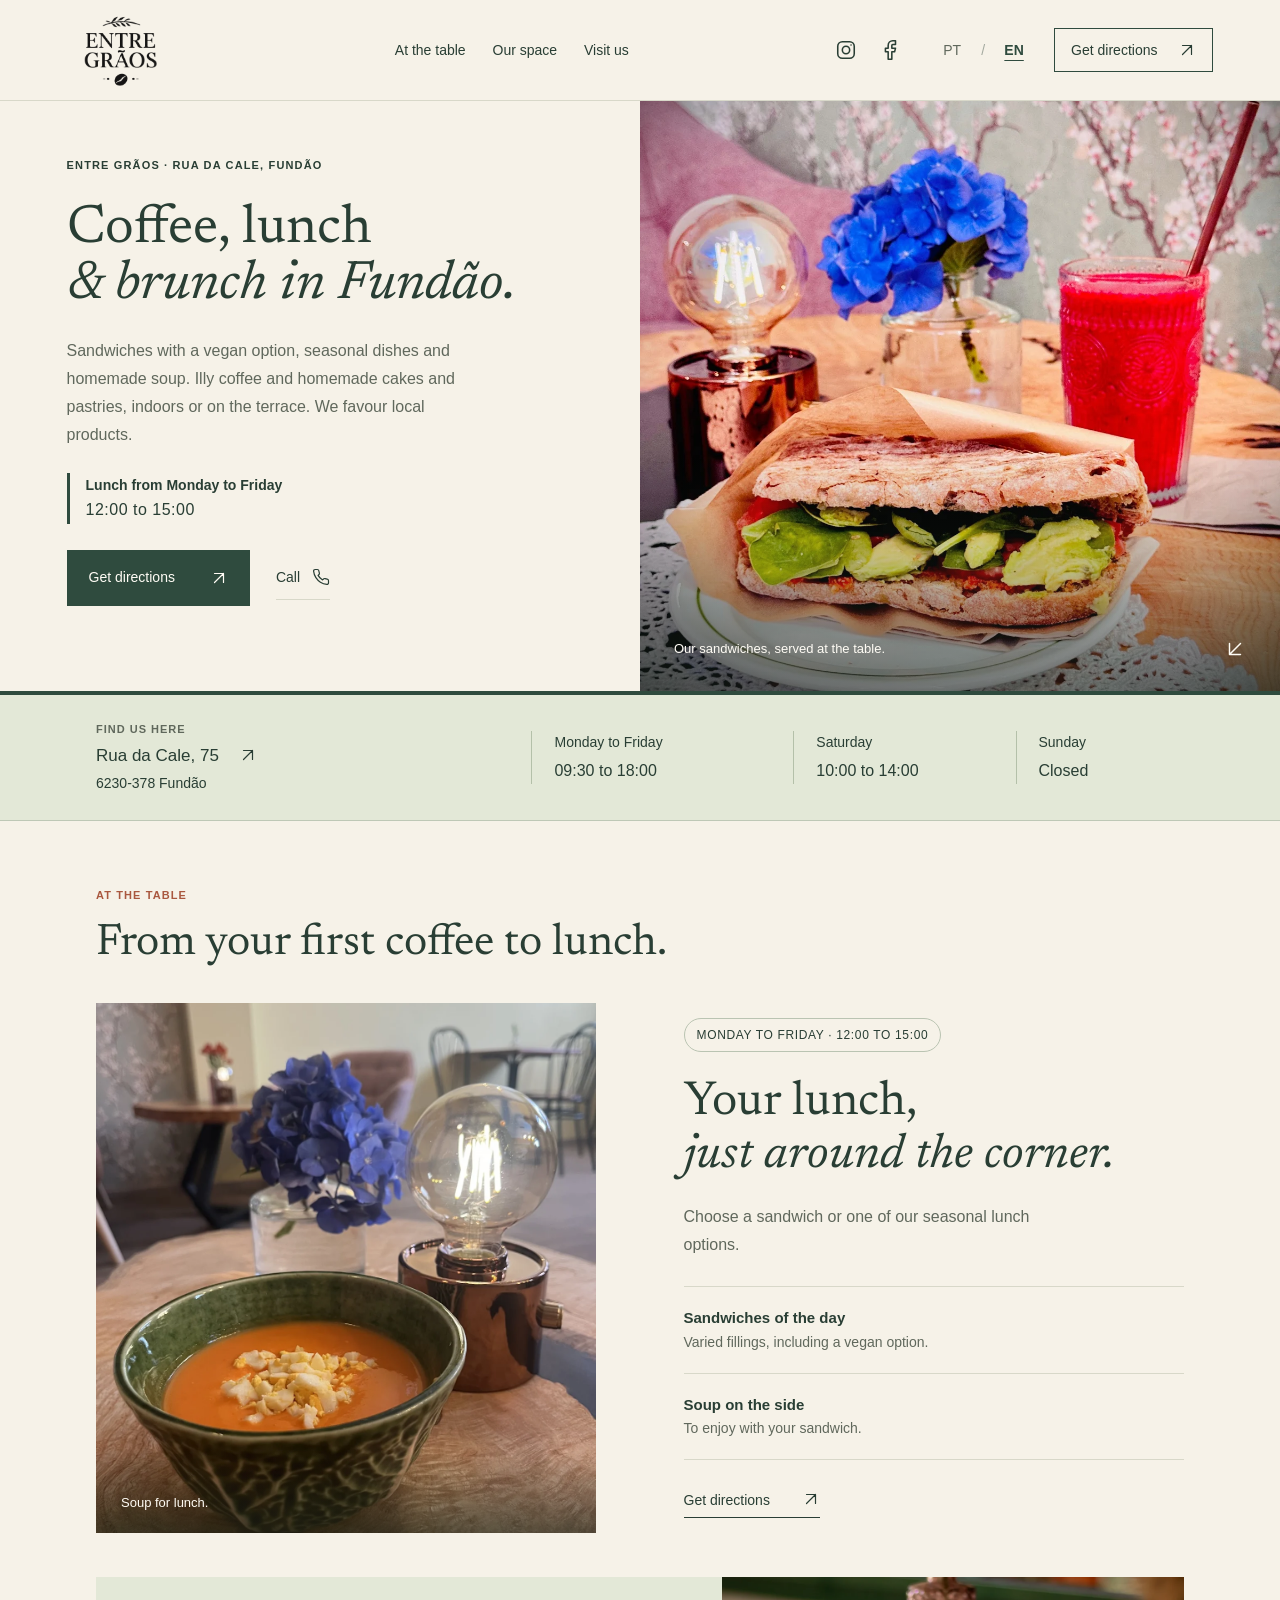
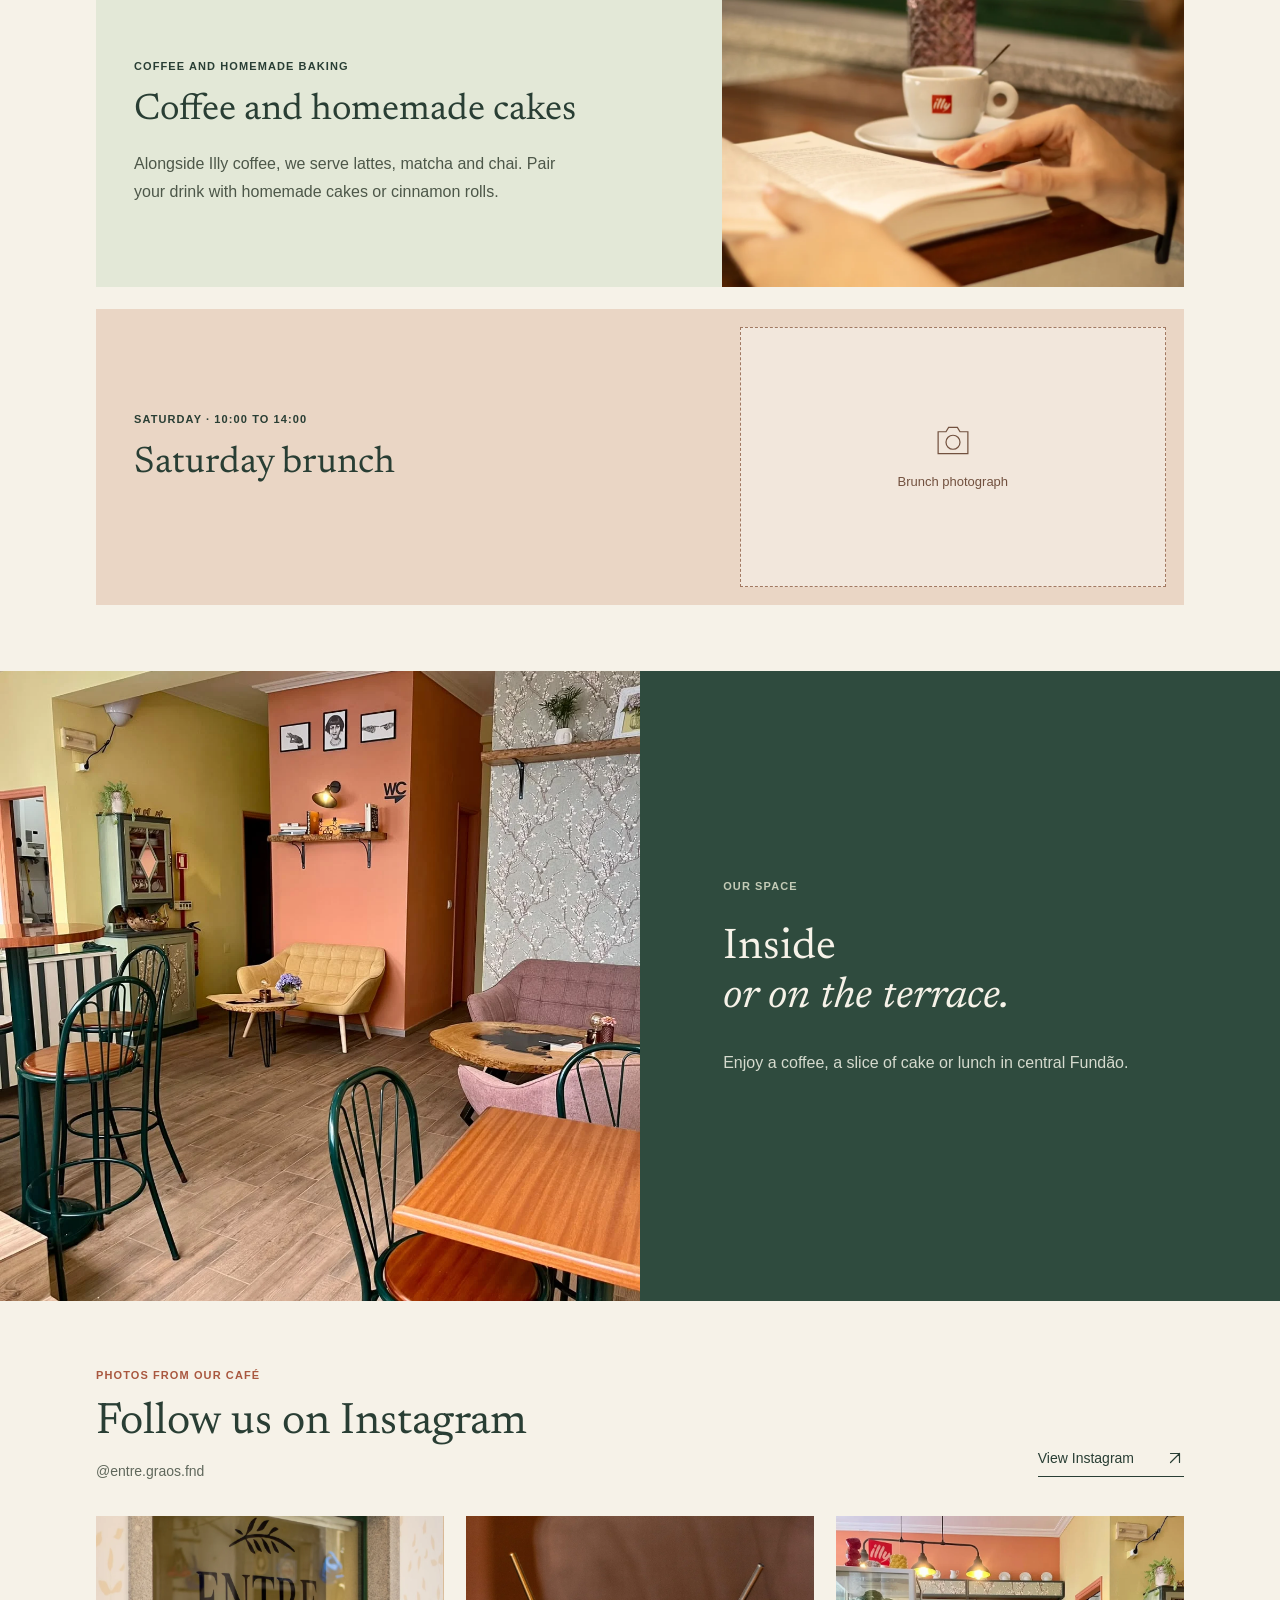
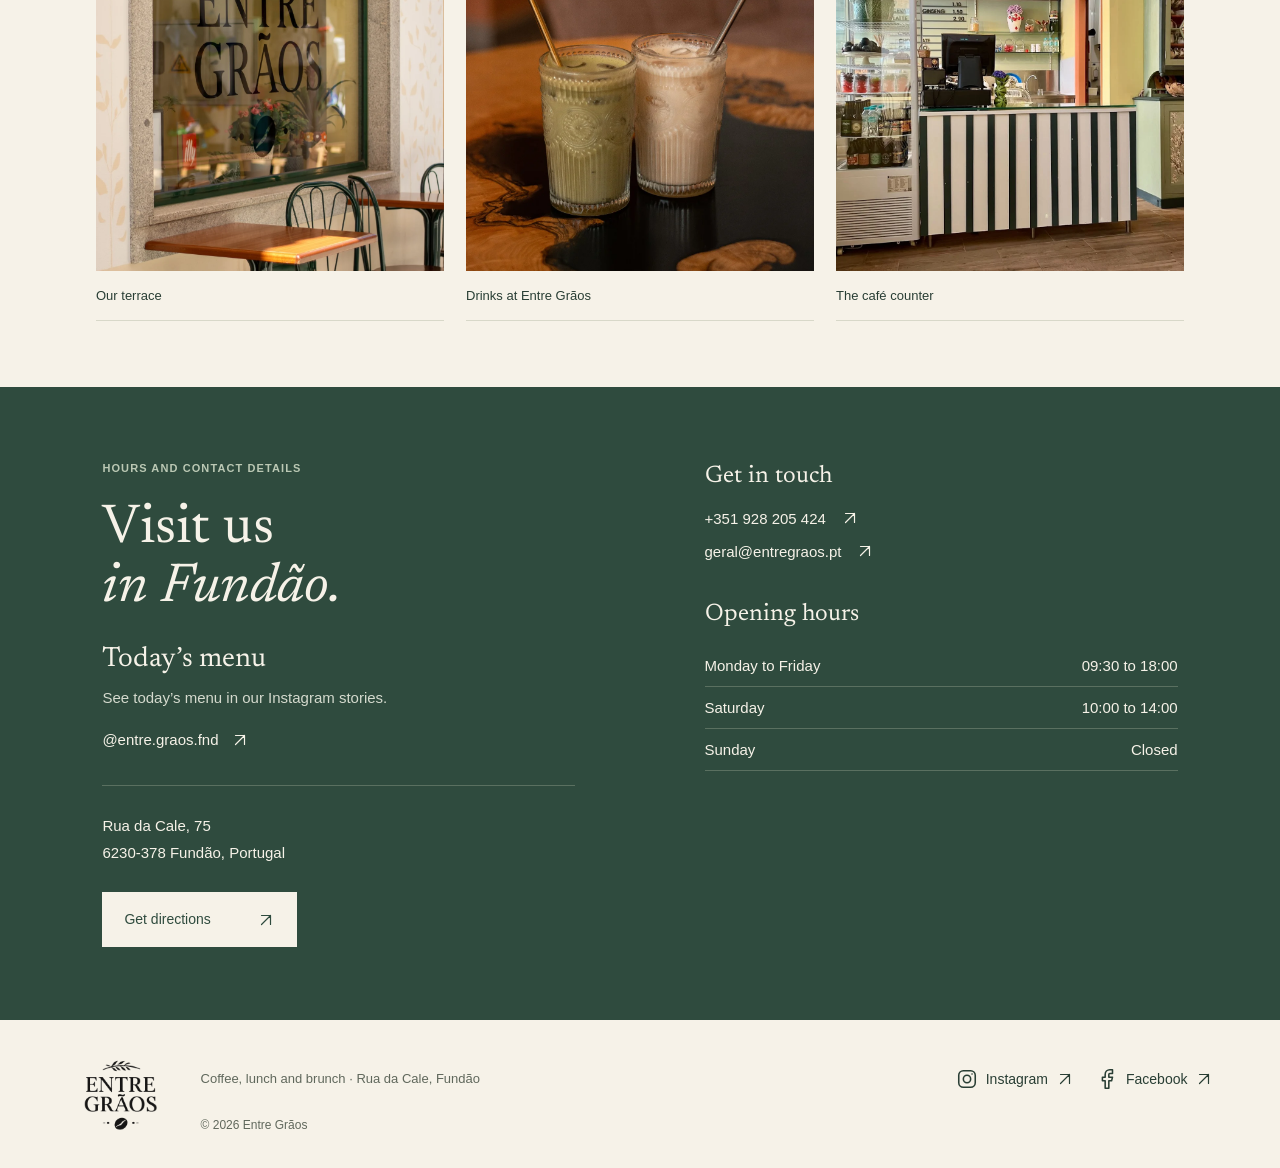
<file: preview/en/index.html>
<!DOCTYPE html>
<html lang="en">
<head>
  <meta charset="UTF-8">
  <meta name="robots" content="noindex,nofollow,noarchive">
  <meta name="googlebot" content="noindex,nofollow">
  <meta name="viewport" content="width=device-width, initial-scale=1.0">
  <meta name="theme-color" content="#2f4b3e">
  <title>Entre Grãos | Coffee, lunch &amp; brunch in Fundão</title>
  <meta name="description" content="Coffee, homemade cakes, sandwiches and weekday lunch. Saturday brunch at Entre Grãos, 75 Rua da Cale, Fundão.">
  <meta property="og:title" content="Entre Grãos | Coffee, lunch &amp; brunch in Fundão">
  <meta property="og:description" content="Coffee, homemade cakes, sandwiches and weekday lunch. Saturday brunch at Entre Grãos, 75 Rua da Cale, Fundão.">
  <meta property="og:type" content="website">
  <meta property="og:site_name" content="Entre Grãos">
  <meta property="og:image:width" content="1200">
  <meta property="og:image:height" content="630">
  <meta property="og:image:type" content="image/jpeg">
  <meta property="og:locale" content="en_GB">
  <meta property="og:locale:alternate" content="pt_PT">
  <meta property="og:image" content="https://www.entregraos.pt/preview/assets/entre-graos-interior-share.jpg">
  <meta property="og:image:alt" content="Tables and chairs inside Entre Grãos café">
  <meta name="twitter:card" content="summary_large_image">
  <link rel="icon" href="../assets/icons/favicon.ico?v=20261026-original-1" sizes="16x16 32x32 48x48">
  <link rel="icon" href="../assets/icons/favicon-32.png?v=20261026-original-1" type="image/png" sizes="32x32">
  <link rel="apple-touch-icon" href="../assets/icons/apple-touch-icon.png?v=20261026-original-1" sizes="180x180">
  <link rel="preload" href="../assets/fonts/newsreader-400-normal.woff2" as="font" type="font/woff2" crossorigin>
  <link rel="stylesheet" href="../style.css?v=20261027-full-sync-1">
  <script defer src="../script.js?v=20261027-full-sync-1"></script>
  <noscript><style>@media(max-width:760px){.site-header{height:auto;min-height:82px;flex-wrap:wrap}.desktop-nav{display:flex;order:3;justify-content:space-between;gap:8px 16px;flex-wrap:wrap;width:100%;margin:0;padding:0 0 8px}.menu-toggle{display:none}}</style></noscript>
</head>
<body>
  <a class="skip-link" href="#main" data-i18n="skip">Skip to content</a>
  <header class="site-header">
    <a class="brand" href="#inicio" aria-label="Entre Grãos, home" data-i18n-aria="home"><img src="../logo-entregraos.png" width="612" height="408" alt="Entre Grãos"></a>
    <nav class="desktop-nav" aria-label="Main navigation" data-i18n-aria="mainNav">
      <a href="#a-mesa" data-i18n="navTable">At the table</a><a href="#o-espaco" data-i18n="navSpace">Our space</a><a href="#visite-nos" data-i18n="navVisit">Visit us</a>
    </nav>
    <div class="header-actions">
      <nav class="header-social" aria-label="Social media" data-i18n-aria="socialNav"><a href="https://www.instagram.com/entre.graos.fnd/" target="_blank" rel="noopener noreferrer" aria-label="Entre Grãos on Instagram" data-i18n-aria="instagramProfile"><svg class="social-icon" width="22" height="22" viewBox="0 0 24 24" fill="none" stroke="currentColor" stroke-width="1.7" stroke-linecap="round" stroke-linejoin="round" aria-hidden="true" focusable="false"><rect x="3" y="3" width="18" height="18" rx="5"/><circle cx="12" cy="12" r="4"/><circle cx="17.5" cy="6.5" r=".9" fill="currentColor" stroke="none"/></svg></a><a href="https://www.facebook.com/entregraos" target="_blank" rel="noopener noreferrer" aria-label="Entre Grãos on Facebook" data-i18n-aria="facebookProfile"><svg class="social-icon" width="22" height="22" viewBox="0 0 24 24" fill="none" stroke="currentColor" stroke-width="1.7" stroke-linecap="round" stroke-linejoin="round" aria-hidden="true" focusable="false"><path d="M18 2h-3a5 5 0 0 0-5 5v3H7v4h3v8h4v-8h3l1-4h-4V7a1 1 0 0 1 1-1h3z"/></svg></a></nav>
      <nav class="language-switch" aria-label="Idioma / Language"><a href="../" lang="pt-PT" hreflang="pt-PT" aria-label="Português (PT)">PT</a><span aria-hidden="true">/</span><a href="./" lang="en" hreflang="en" aria-current="page" aria-label="English (EN)">EN</a></nav>
      <a class="header-directions" href="https://maps.app.goo.gl/PhbanYhNMqBERcAv9" target="_blank" rel="noopener noreferrer"><span data-i18n="directions">Get directions</span><span aria-hidden="true"><svg width="18" height="18" class="icon-arrow" viewBox="0 0 24 24" fill="none" stroke="currentColor" stroke-width="1.6" stroke-linecap="round" stroke-linejoin="round" aria-hidden="true" focusable="false"><path d="M6 18 18 6M6 6h12v12"/></svg></span></a>
      <button class="menu-toggle" type="button" aria-expanded="false" aria-controls="mobile-nav" aria-label="Open menu" data-i18n-aria="openMenu" data-menu-open="Open menu" data-menu-close="Close menu" hidden><span></span><span></span></button>
    </div>
    <nav id="mobile-nav" class="mobile-nav" aria-label="Mobile navigation" data-i18n-aria="mobileNav" hidden><a href="#a-mesa" data-i18n="navTable">At the table</a><a href="#o-espaco" data-i18n="navSpace">Our space</a><a href="#visite-nos" data-i18n="navVisit">Visit us</a><a href="https://maps.app.goo.gl/PhbanYhNMqBERcAv9" target="_blank" rel="noopener noreferrer" data-i18n="directions">Get directions</a><div class="mobile-social" aria-label="Social media" data-i18n-aria="socialNav"><a href="https://www.instagram.com/entre.graos.fnd/" target="_blank" rel="noopener noreferrer"><svg class="social-icon" width="22" height="22" viewBox="0 0 24 24" fill="none" stroke="currentColor" stroke-width="1.7" stroke-linecap="round" stroke-linejoin="round" aria-hidden="true" focusable="false"><rect x="3" y="3" width="18" height="18" rx="5"/><circle cx="12" cy="12" r="4"/><circle cx="17.5" cy="6.5" r=".9" fill="currentColor" stroke="none"/></svg><span>Instagram</span><svg width="18" height="18" class="icon-arrow" viewBox="0 0 24 24" fill="none" stroke="currentColor" stroke-width="1.6" stroke-linecap="round" stroke-linejoin="round" aria-hidden="true" focusable="false"><path d="M6 18 18 6M6 6h12v12"/></svg></a><a href="https://www.facebook.com/entregraos" target="_blank" rel="noopener noreferrer"><svg class="social-icon" width="22" height="22" viewBox="0 0 24 24" fill="none" stroke="currentColor" stroke-width="1.7" stroke-linecap="round" stroke-linejoin="round" aria-hidden="true" focusable="false"><path d="M18 2h-3a5 5 0 0 0-5 5v3H7v4h3v8h4v-8h3l1-4h-4V7a1 1 0 0 1 1-1h3z"/></svg><span>Facebook</span><svg width="18" height="18" class="icon-arrow" viewBox="0 0 24 24" fill="none" stroke="currentColor" stroke-width="1.6" stroke-linecap="round" stroke-linejoin="round" aria-hidden="true" focusable="false"><path d="M6 18 18 6M6 6h12v12"/></svg></a></div></nav>
  </header>

  <main id="main" tabindex="-1">
    <section class="hero" id="inicio" aria-labelledby="hero-title">
      <div class="hero-copy">
        <p class="eyebrow"><span data-i18n="heroEyebrow">Entre Grãos · Rua da Cale, Fundão</span></p>
        <h1 id="hero-title"><span data-i18n="heroTitle1">Coffee, lunch</span><em data-i18n="heroTitle2">&amp; brunch in Fundão.</em></h1>
        <p class="hero-description" data-i18n="heroDescription">Sandwiches with a vegan option, seasonal dishes and homemade soup. Illy coffee and homemade cakes and pastries, indoors or on the terrace. We favour local products.</p>
        <div class="hero-note"><p><strong data-i18n="lunchWeek">Lunch from Monday to Friday</strong><span data-i18n="lunchTime">12:00 to 15:00</span></p></div>
        <div class="hero-actions"><a class="button button-green" href="https://maps.app.goo.gl/PhbanYhNMqBERcAv9" target="_blank" rel="noopener noreferrer"><span data-i18n="directions">Get directions</span><span aria-hidden="true"><svg width="18" height="18" class="icon-arrow" viewBox="0 0 24 24" fill="none" stroke="currentColor" stroke-width="1.6" stroke-linecap="round" stroke-linejoin="round" aria-hidden="true" focusable="false"><path d="M6 18 18 6M6 6h12v12"/></svg></span></a><a class="hero-call" href="tel:+351928205424"><span data-i18n="call">Call</span><svg width="18" height="18" viewBox="0 0 24 24" fill="none" stroke="currentColor" stroke-width="1.6" stroke-linecap="round" stroke-linejoin="round" aria-hidden="true" focusable="false"><path d="M22 16.92v3a2 2 0 0 1-2.18 2 19.79 19.79 0 0 1-8.63-3.07 19.5 19.5 0 0 1-6-6 19.79 19.79 0 0 1-3.07-8.67A2 2 0 0 1 4.11 2h3a2 2 0 0 1 2 1.72c.13.96.36 1.9.69 2.79a2 2 0 0 1-.45 2.11L8.09 9.89a16 16 0 0 0 6 6l1.27-1.27a2 2 0 0 1 2.11-.45c.89.33 1.83.56 2.79.69A2 2 0 0 1 22 16.92z"/></svg></a></div>
      </div>
      <figure class="hero-photo"><img src="../assets/sandes.webp" width="1200" height="1600" alt="A sandwich served at Entre Grãos" data-i18n-alt="sandwichAlt" fetchpriority="high"><figcaption><span data-i18n="heroPhotoCaption">Our sandwiches, served at the table.</span><span aria-hidden="true"><svg width="18" height="18" class="icon-arrow icon-arrow-down-left" viewBox="0 0 24 24" fill="none" stroke="currentColor" stroke-width="1.6" stroke-linecap="round" stroke-linejoin="round" aria-hidden="true" focusable="false"><path d="M6 18 18 6M6 6h12v12"/></svg></span></figcaption></figure>
    </section>

    <section class="quick-visit" id="informacoes" aria-label="Location and opening hours" data-i18n-aria="quickVisit">
      <div class="quick-location"><span class="eyebrow" data-i18n="findUs">Find us here</span><a href="https://maps.app.goo.gl/PhbanYhNMqBERcAv9" target="_blank" rel="noopener noreferrer">Rua da Cale, 75 <span aria-hidden="true"><svg width="18" height="18" class="icon-arrow" viewBox="0 0 24 24" fill="none" stroke="currentColor" stroke-width="1.6" stroke-linecap="round" stroke-linejoin="round" aria-hidden="true" focusable="false"><path d="M6 18 18 6M6 6h12v12"/></svg></span></a><span>6230-378 Fundão</span></div>
      <dl class="quick-hours"><div><dt data-i18n="weekdays">Monday to Friday</dt><dd data-i18n="weekdayTime">09:30 to 18:00</dd></div><div><dt data-i18n="saturday">Saturday</dt><dd data-i18n="saturdayTime">10:00 to 14:00</dd></div><div><dt data-i18n="sunday">Sunday</dt><dd data-i18n="closed">Closed</dd></div></dl>
    </section>

    <section class="table-section section-wrap" id="a-mesa" aria-labelledby="table-title">
      <div class="section-heading"><div><p class="eyebrow" data-i18n="tableEyebrow">At the table</p><h2 id="table-title" data-i18n="tableTitle">From your first coffee to lunch.</h2></div></div>
      <div class="lunch-feature">
        <figure class="lunch-photo"><img src="../assets/sopa.webp" width="1200" height="1600" loading="lazy" decoding="async" alt="Soup in a green bowl at Entre Grãos" data-i18n-alt="soupAlt"><figcaption data-i18n="soupCaption">Soup for lunch.</figcaption></figure>
        <div class="lunch-copy"><span class="pill" data-i18n="lunchPill">Monday to Friday · 12:00 to 15:00</span><h3><span data-i18n="lunchTitle1">Your lunch,</span><em data-i18n="lunchTitle2">just around the corner.</em></h3><p data-i18n="lunchDescription">Choose a sandwich or one of our seasonal lunch options.</p><div class="lunch-details"><div><p><strong data-i18n="sandwichTitle">Sandwiches of the day</strong><span data-i18n="sandwichBody">Varied fillings, including a vegan option.</span></p></div><div><p><strong data-i18n="soupTitle">Soup on the side</strong><span data-i18n="soupBody">To enjoy with your sandwich.</span></p></div></div><a class="text-link" href="https://maps.app.goo.gl/PhbanYhNMqBERcAv9" target="_blank" rel="noopener noreferrer"><span data-i18n="lunchCta">Get directions</span><span aria-hidden="true"><svg width="18" height="18" class="icon-arrow" viewBox="0 0 24 24" fill="none" stroke="currentColor" stroke-width="1.6" stroke-linecap="round" stroke-linejoin="round" aria-hidden="true" focusable="false"><path d="M6 18 18 6M6 6h12v12"/></svg></span></a></div>
      </div>
      <div class="moments-grid">
        <article class="moment moment-coffee offer-feature" aria-labelledby="coffee-title"><div class="offer-copy"><div class="moment-top"><span class="eyebrow" data-i18n="coffeeEyebrow">Coffee and homemade baking</span></div><h3 id="coffee-title" data-i18n="coffeeTitle">Coffee and homemade cakes</h3><p data-i18n="coffeeDescription">Alongside Illy coffee, we serve lattes, matcha and chai. Pair your drink with homemade cakes or cinnamon rolls.</p></div><figure class="coffee-photo"><img src="../assets/cafe.webp" width="1143" height="1600" loading="lazy" decoding="async" alt="An Illy coffee being served at a table" data-i18n-alt="coffeeAlt"></figure></article>
        <article class="moment moment-brunch offer-feature" aria-labelledby="brunch-title"><div class="offer-copy"><div class="moment-top"><span class="eyebrow" data-i18n="brunchEyebrow">Saturday · 10:00 to 14:00</span></div><h3 id="brunch-title" data-i18n="brunchTitle">Saturday brunch</h3></div><div class="brunch-placeholder" role="img" aria-label="Placeholder for a brunch photograph" data-i18n-aria="brunchPhotoAlt"><svg width="42" height="35" viewBox="0 0 48 40" fill="none" stroke="currentColor" stroke-width="1.4" aria-hidden="true" focusable="false"><path d="M7 10h9l3-5h10l3 5h9v25H7z"/><circle cx="24" cy="22" r="8"/></svg><span data-i18n="brunchPhotoLabel">Brunch photograph</span></div></article>
      </div>
    </section>

    <section class="space-section" id="o-espaco" aria-labelledby="space-title"><div class="space-image"><img src="../assets/interior.webp" width="1200" height="1600" loading="lazy" decoding="async" alt="Tables inside Entre Grãos" data-i18n-alt="interiorAlt"></div><div class="space-copy"><p class="eyebrow" data-i18n="spaceEyebrow">Our space</p><h2 id="space-title"><span data-i18n="spaceTitle1">Inside</span><em data-i18n="spaceTitle2">or on the terrace.</em></h2><p data-i18n="spaceDescription">Enjoy a coffee, a slice of cake or lunch in central Fundão.</p></div></section>

    <section class="journal-section section-wrap" aria-labelledby="journal-title"><div class="section-heading"><div><p class="eyebrow" data-i18n="journalEyebrow">Photos from our café</p><h2 id="journal-title" data-i18n="journalTitle">Follow us on Instagram</h2><p class="journal-handle">@entre.graos.fnd</p></div><a class="text-link instagram-link" href="https://www.instagram.com/entre.graos.fnd/" target="_blank" rel="noopener noreferrer"><span data-i18n="instagramCta">View Instagram</span><span aria-hidden="true"><svg width="18" height="18" class="icon-arrow" viewBox="0 0 24 24" fill="none" stroke="currentColor" stroke-width="1.6" stroke-linecap="round" stroke-linejoin="round" aria-hidden="true" focusable="false"><path d="M6 18 18 6M6 6h12v12"/></svg></span></a></div><div class="photo-journal"><figure><img src="../assets/esplanada.webp" width="1143" height="1600" loading="lazy" decoding="async" alt="A terrace table beside the Entre Grãos window" data-i18n-alt="terraceAlt"><figcaption><span data-i18n="gallery1">Our terrace</span></figcaption></figure><figure><img src="../assets/bebidas.webp" width="1143" height="1600" loading="lazy" decoding="async" alt="Two drinks served at Entre Grãos" data-i18n-alt="drinksAlt"><figcaption><span data-i18n="gallery2">Drinks at Entre Grãos</span></figcaption></figure><figure><img src="../assets/balcao.webp" width="1440" height="1080" loading="lazy" decoding="async" alt="The green and cream counter at Entre Grãos café" data-i18n-alt="counterAlt"><figcaption><span data-i18n="gallery3">The café counter</span></figcaption></figure></div></section>

    <section class="visit-section" id="visite-nos" aria-labelledby="visit-title"><div class="visit-main"><p class="eyebrow" data-i18n="visitEyebrow">Hours and contact details</p><h2 id="visit-title"><span data-i18n="visitTitle1">Visit us</span><em data-i18n="visitTitle2">in Fundão.</em></h2><div class="daily-menu"><h3 data-i18n="dailyMenuTitle">Today’s menu</h3><p data-i18n="dailyMenuDescription">See today’s menu in our Instagram stories.</p><a href="https://www.instagram.com/entre.graos.fnd/" target="_blank" rel="noopener noreferrer"><span>@entre.graos.fnd</span><svg width="18" height="18" class="icon-arrow" viewBox="0 0 24 24" fill="none" stroke="currentColor" stroke-width="1.6" stroke-linecap="round" stroke-linejoin="round" aria-hidden="true" focusable="false"><path d="M6 18 18 6M6 6h12v12"/></svg></a></div><address>Rua da Cale, 75<br>6230-378 Fundão, Portugal</address><a class="button button-cream" href="https://maps.app.goo.gl/PhbanYhNMqBERcAv9" target="_blank" rel="noopener noreferrer"><span data-i18n="directions">Get directions</span><span aria-hidden="true"><svg width="18" height="18" class="icon-arrow" viewBox="0 0 24 24" fill="none" stroke="currentColor" stroke-width="1.6" stroke-linecap="round" stroke-linejoin="round" aria-hidden="true" focusable="false"><path d="M6 18 18 6M6 6h12v12"/></svg></span></a></div><div class="visit-info"><div class="contact"><h3 data-i18n="contactTitle">Get in touch</h3><a href="tel:+351928205424">+351 928 205 424 <span aria-hidden="true"><svg width="18" height="18" class="icon-arrow" viewBox="0 0 24 24" fill="none" stroke="currentColor" stroke-width="1.6" stroke-linecap="round" stroke-linejoin="round" aria-hidden="true" focusable="false"><path d="M6 18 18 6M6 6h12v12"/></svg></span></a><a href="mailto:geral@entregraos.pt">geral@entregraos.pt <span aria-hidden="true"><svg width="18" height="18" class="icon-arrow" viewBox="0 0 24 24" fill="none" stroke="currentColor" stroke-width="1.6" stroke-linecap="round" stroke-linejoin="round" aria-hidden="true" focusable="false"><path d="M6 18 18 6M6 6h12v12"/></svg></span></a></div><div class="hours"><h3 data-i18n="hoursTitle">Opening hours</h3><dl><div><dt data-i18n="weekdays">Monday to Friday</dt><dd data-i18n="weekdayTime">09:30 to 18:00</dd></div><div><dt data-i18n="saturday">Saturday</dt><dd data-i18n="saturdayTime">10:00 to 14:00</dd></div><div><dt data-i18n="sunday">Sunday</dt><dd data-i18n="closed">Closed</dd></div></dl></div></div></section>
  </main>
  <footer class="site-footer"><a href="#inicio" class="brand footer-brand" aria-label="Entre Grãos, home" data-i18n-aria="home"><img src="../logo-entregraos.png" width="612" height="408" alt="Entre Grãos" loading="lazy" decoding="async"></a><p data-i18n="footerNote">Coffee, lunch and brunch · Rua da Cale, Fundão</p><nav class="footer-social" aria-label="Social media" data-i18n-aria="socialNav"><a href="https://www.instagram.com/entre.graos.fnd/" target="_blank" rel="noopener noreferrer"><svg class="social-icon" width="22" height="22" viewBox="0 0 24 24" fill="none" stroke="currentColor" stroke-width="1.7" stroke-linecap="round" stroke-linejoin="round" aria-hidden="true" focusable="false"><rect x="3" y="3" width="18" height="18" rx="5"/><circle cx="12" cy="12" r="4"/><circle cx="17.5" cy="6.5" r=".9" fill="currentColor" stroke="none"/></svg><span>Instagram</span><svg width="18" height="18" class="icon-arrow" viewBox="0 0 24 24" fill="none" stroke="currentColor" stroke-width="1.6" stroke-linecap="round" stroke-linejoin="round" aria-hidden="true" focusable="false"><path d="M6 18 18 6M6 6h12v12"/></svg></a><a href="https://www.facebook.com/entregraos" target="_blank" rel="noopener noreferrer"><svg class="social-icon" width="22" height="22" viewBox="0 0 24 24" fill="none" stroke="currentColor" stroke-width="1.7" stroke-linecap="round" stroke-linejoin="round" aria-hidden="true" focusable="false"><path d="M18 2h-3a5 5 0 0 0-5 5v3H7v4h3v8h4v-8h3l1-4h-4V7a1 1 0 0 1 1-1h3z"/></svg><span>Facebook</span><svg width="18" height="18" class="icon-arrow" viewBox="0 0 24 24" fill="none" stroke="currentColor" stroke-width="1.6" stroke-linecap="round" stroke-linejoin="round" aria-hidden="true" focusable="false"><path d="M6 18 18 6M6 6h12v12"/></svg></a></nav><span class="copyright">© <span id="year">2026</span> Entre Grãos</span></footer>
</body>
</html>
</file>
<file: style.css>
@font-face{font-family:'Newsreader';font-style:normal;font-weight:400;font-display:swap;src:url('assets/fonts/newsreader-400-normal.woff2') format('woff2')}
@font-face{font-family:'Newsreader';font-style:italic;font-weight:400;font-display:swap;src:url('assets/fonts/newsreader-400-italic.woff2') format('woff2')}
:root{--cream:#f6f2e8;--green:#2f4b3e;--ink:#293e34;--muted:#60685c;--line:#d8d8c9;--clay:#a9583f;font-family:Arial,Helvetica,sans-serif;color:var(--ink);background:var(--cream)}
*{box-sizing:border-box}html{scroll-behavior:smooth;scroll-padding-top:24px}body{margin:0}a{color:inherit;text-decoration:none}a:focus-visible{outline:3px solid var(--clay);outline-offset:5px}a:hover{text-decoration:underline;text-underline-offset:4px}img{display:block;width:100%;height:auto}p,h1,h2,figure{margin:0}.wrap{width:min(1180px,88%);margin-inline:auto}.site-header{height:110px;display:flex;align-items:center;justify-content:space-between;border-bottom:1px solid var(--line)}.brand{display:block;position:relative;overflow:hidden;width:110px;height:88px;flex:none}.brand img{position:absolute;width:205px;height:auto;max-width:none;top:-24px;left:-48px;mix-blend-mode:multiply}.header-links{display:flex;align-items:center;gap:34px;font-size:14px}.visit-link{padding:14px 0}.languages{display:flex;align-items:center;gap:3px}.languages a{display:flex;align-items:center;justify-content:center;min-width:44px;min-height:44px}.languages span{color:#a5aa9d}.languages [aria-current=page]{font-weight:700;text-decoration:underline;text-underline-offset:5px}.hero{display:grid;grid-template-columns:1.14fr 1fr;gap:7%;padding-block:46px 52px;align-items:center}.eyebrow{font-size:11px;font-weight:600;letter-spacing:1.6px;text-transform:uppercase;margin-bottom:23px}.hero h1{font-family:'Newsreader',Georgia,'Times New Roman',serif;font-size:clamp(38px,3.8vw,55px);font-weight:400;letter-spacing:0;line-height:1.06}.hero h1 em{display:block;font-weight:400;margin-top:5px}.introduction{font-size:16px;line-height:1.75;color:var(--muted);margin-top:24px;max-width:510px}.services{display:grid;grid-template-columns:.95fr 1fr;gap:24px;margin-top:28px;padding-top:22px;border-top:1px solid var(--line)}.services h2{font-size:15px;font-weight:600;margin-bottom:8px}.services p{font-size:13px;line-height:1.65}.button{display:inline-flex;align-items:center;justify-content:space-between;gap:42px;min-height:52px;margin-top:28px;padding:15px 22px;background:var(--green);color:var(--cream);font-size:14px}.button:hover{background:#243f32;text-decoration:none}svg{flex:none}.hero-photo{height:515px;overflow:hidden;border-radius:160px 0 0 0}.hero-photo img{width:100%;height:100%;object-fit:cover;object-position:center 65%}.visit{background:var(--green);color:var(--cream)}.visit-grid{display:grid;grid-template-columns:1fr 1fr 1.05fr;gap:8%;padding-block:42px 38px}.visit h2{letter-spacing:0;font-family:'Newsreader',Georgia,'Times New Roman',serif;font-size:26px;font-weight:400;margin-bottom:19px}.visit p,.visit address,.visit a,.visit dl{font-size:14px;line-height:1.65}.visit a:focus-visible{outline-color:var(--cream)}.visit dl{margin:0}.visit dl>div{display:flex;justify-content:space-between;gap:14px;padding:9px 0;border-bottom:1px solid #ffffff2b}.visit dl>div:first-child{padding-top:0}.visit dd{margin:0;white-space:nowrap}.contacts address{font-style:normal;margin-bottom:13px}.contacts>a{display:block;width:max-content;max-width:100%;min-height:36px}.social p{color:#e0e6d8;max-width:250px}.instagram,.facebook{display:flex;align-items:center;width:max-content;max-width:100%;gap:10px;min-height:44px}.instagram{margin-top:11px}.instagram>svg:last-child,.facebook>svg:last-child{margin-left:4px}.facebook{color:#e0e6d8}.visit a:hover{color:#fff}footer{display:flex;justify-content:space-between;gap:18px;padding-block:22px;font-size:12px;color:var(--muted)}.skip-link{position:absolute;left:12px;top:12px;transform:translateY(-180%);z-index:10;background:var(--green);color:white;padding:14px}.skip-link:focus{transform:translateY(0)}#main:focus{outline:none}
@media(max-width:1000px){.wrap{width:90%}.hero{gap:5%;grid-template-columns:1.12fr 1fr}.hero-photo{height:520px}.services{grid-template-columns:1fr;gap:15px}.visit-grid{gap:5%;grid-template-columns:1fr 1fr 1.1fr}.visit h2{font-size:24px}.visit dl>div{display:block}.visit dd{margin-top:3px}}
@media(max-width:700px){.wrap{width:86%}.site-header{height:93px}.brand{width:93px;height:78px}.brand img{width:177px;top:-20px;left:-43px}.visit-link{display:none}.header-links{gap:0}.hero{display:flex;flex-direction:column;align-items:stretch;gap:31px;padding-block:34px 36px}.eyebrow{font-size:10px;margin-bottom:20px}.hero h1{font-size:clamp(34px,9.4vw,48px);letter-spacing:0;line-height:1.08}.hero h1 em{margin-top:3px}.introduction{font-size:15px;line-height:1.75;margin-top:21px}.services{grid-template-columns:1fr;gap:18px;margin-top:25px;padding-top:20px}.services h2{margin-bottom:4px}.services p{font-size:14px}.button{margin-top:24px}.hero-photo{height:240px;border-radius:90px 0 0 0}.hero-photo img{object-position:center 72%}.visit-grid{grid-template-columns:1fr;gap:29px;padding-block:34px}.visit h2{font-size:26px;margin-bottom:15px}.visit dl>div{display:flex}.visit dd{margin-top:0}.social p{max-width:none}.contacts address{margin-bottom:10px}footer{flex-direction:column;gap:7px;padding-block:20px}}
@media(prefers-reduced-motion:reduce){html{scroll-behavior:auto}}

.hero-actions{display:flex;align-items:center;gap:25px;flex-wrap:wrap;margin-top:28px}.hero-actions .button{margin-top:0}.call-link{display:inline-flex;align-items:center;gap:12px;min-height:44px;font-size:14px;padding:8px 0;border-bottom:1px solid var(--line)}
@media(max-width:700px){.hero-actions{margin-top:24px;gap:24px}.hero-actions .button{gap:24px;padding-inline:18px}}

.menu-link{display:inline-flex;align-items:center;gap:12px;min-height:44px;padding:8px 0;font-size:14px;border-bottom:1px solid var(--line)}

/* Keep the menu discoverable in the compact header, including on phones. */
.site-header .menu-link{border-bottom:0;white-space:nowrap}
@media(max-width:700px){.site-header .header-links{gap:12px}.site-header .menu-link{font-size:13px}}
@media(max-width:360px){.site-header.wrap{width:90%}.site-header .header-links{gap:8px}}
/* Root-absolute assets allow GitHub Pages to serve this at missing nested URLs. */
.error-main{max-width:760px;padding-block:65px 80px}.error-main .eyebrow{margin-bottom:16px}.error-main h1,.error-main h2{font-family:'Newsreader',Georgia,serif;font-weight:400;letter-spacing:0;line-height:1.12}.error-main h1{font-size:clamp(38px,6vw,60px)}.error-main h2{font-size:30px}.error-main p{font-size:16px;line-height:1.75;color:var(--muted);margin-top:18px}.error-links{display:flex;flex-wrap:wrap;gap:12px 28px;margin-top:16px}.error-links a{display:inline-flex;align-items:center;min-height:44px;text-decoration:underline;text-underline-offset:4px}.error-english{margin-top:40px;padding-top:30px;border-top:1px solid var(--line)}

/* The day's menu is visible before the introductory copy. */
.hero-instagram{display:inline-flex;align-items:center;gap:9px;min-height:44px;margin-top:16px;color:var(--green);font-size:14px;line-height:1.45;text-decoration:underline;text-underline-offset:4px}
.hero-instagram>svg{flex:0 0 18px}.hero-instagram+.introduction{margin-top:13px}
/* A manual gallery; native overflow remains usable if JavaScript is unavailable. */
.hero-gallery{min-width:0;width:100%}.gallery-viewport{display:flex;overflow-x:auto;overflow-y:hidden;scroll-snap-type:x mandatory;scrollbar-width:none;overscroll-behavior-x:contain;touch-action:pan-x pan-y pinch-zoom;scroll-behavior:smooth}.gallery-viewport::-webkit-scrollbar{display:none}.gallery-viewport:focus-visible{outline:3px solid var(--clay);outline-offset:4px}.gallery-slide{flex:0 0 100%;width:100%;height:100%;scroll-snap-align:start;scroll-snap-stop:always}.gallery-slide img{width:100%;height:100%;object-fit:cover}.gallery-slide[data-photo="brunch"] img{object-position:center 63%}.gallery-slide[data-photo="cafe"] img{object-position:center 50%}.gallery-controls{display:flex;align-items:center;justify-content:space-between;gap:14px;padding-top:12px}.gallery-controls[hidden]{display:none}.gallery-controls button{display:inline-flex;align-items:center;justify-content:center;width:44px;height:44px;flex:0 0 44px;border:1px solid var(--line);border-radius:50%;background:transparent;color:var(--green);cursor:pointer}.gallery-controls button:hover:not(:disabled){background:var(--green);color:var(--cream)}.gallery-controls button:disabled{opacity:.35;cursor:default}.gallery-controls button:focus-visible{outline:3px solid var(--clay);outline-offset:3px}.gallery-status{display:flex;align-items:center;justify-content:center;gap:15px;flex-wrap:wrap;font-size:13px;line-height:1.5;text-align:center}.gallery-count{color:var(--muted);font-variant-numeric:tabular-nums;white-space:nowrap}.visually-hidden{position:absolute;width:1px;height:1px;padding:0;margin:-1px;overflow:hidden;clip-path:inset(50%);white-space:nowrap;border:0}
@media(max-width:700px){.hero-instagram{margin-top:13px;font-size:13px}.hero-instagram+.introduction{margin-top:12px}.gallery-controls{padding-top:10px}.gallery-status{gap:10px}.gallery-slide[data-photo="brunch"] img{object-position:center 63%}}
@media(prefers-reduced-motion:reduce){.gallery-viewport{scroll-behavior:auto}}

/* Preserve the wordmark within the uploaded window photograph. */
.gallery-slide[data-photo="montra"] img{object-position:center 45%}
.gallery-slide[data-photo="interior"] img{object-position:center 65%}
@media(max-width:700px){.gallery-slide[data-photo="montra"] img{object-position:center 42%}.gallery-slide[data-photo="interior"] img{object-position:center 72%}}
</file>
<file: menu.css>
/* Menu typography shares the homepage's local fonts and brand palette. */
.menu-main{padding-block:46px 54px}.menu-intro{max-width:780px}.menu-intro .eyebrow{margin-bottom:18px}.menu-intro h1{font-family:'Newsreader',Georgia,serif;font-size:clamp(40px,5vw,64px);line-height:1.08;font-weight:400;letter-spacing:0}.menu-intro>p:last-child{max-width:700px;margin-top:20px;font-size:16px;line-height:1.75;color:var(--muted)}.menu-categories{display:flex;flex-wrap:wrap;gap:5px 25px;margin:28px 0 42px;padding:17px 0;border-block:1px solid var(--line)}.menu-categories a{display:inline-flex;align-items:center;min-height:44px;font-size:14px}.menu-layout{display:grid;grid-template-columns:1fr 1fr;gap:44px 7%;align-items:start}.menu-section{min-width:0;scroll-margin-top:24px}.menu-section h2{font-family:'Newsreader',Georgia,serif;font-size:32px;line-height:1.15;font-weight:400;letter-spacing:0;margin-bottom:16px}.menu-section ul{list-style:none;padding:0;margin:0}.menu-item{display:flex;justify-content:space-between;align-items:baseline;gap:20px;padding:16px 0;border-bottom:1px solid var(--line)}.menu-item-copy{min-width:0}.menu-item h3{font-size:16px;line-height:1.5;font-weight:600;margin:0}.menu-item-copy p{font-size:14px;line-height:1.65;color:var(--muted);margin-top:5px;max-width:390px}.menu-price{flex:none;white-space:nowrap;font-size:16px;line-height:1.5;font-variant-numeric:tabular-nums}.menu-note{margin-top:42px;padding:26px 30px;background:var(--sage,#e3e8d7);font-size:15px;line-height:1.75;max-width:780px}.menu-note>a,.menu-visit a{display:inline-flex;align-items:center;gap:14px;min-height:44px}.menu-note>a{margin-top:5px;text-decoration:underline;text-underline-offset:4px}.currency-note{font-size:13px;color:var(--muted);margin-top:8px}.menu-visit{background:var(--green);color:var(--cream);padding-block:34px}.menu-visit>.wrap{display:grid;grid-template-columns:1fr 1fr;gap:7%}.menu-visit h2{font-family:'Newsreader',Georgia,serif;font-size:30px;font-weight:400;margin:0 0 12px}.menu-visit address{font-style:normal;font-size:15px;line-height:1.7}.menu-visit a{font-size:15px}.menu-visit a:focus-visible{outline-color:var(--cream)}.menu-opening{padding-top:6px;font-size:15px;line-height:1.8}.menu-opening>a{margin-top:7px}.menu-home-link{min-height:44px;display:inline-flex;align-items:center;font-size:14px}.menu-page .header-links{gap:25px}
@media(max-width:760px){.menu-layout{grid-template-columns:1fr;gap:33px}.menu-main{padding-block:30px 36px}.menu-intro h1{font-size:43px}.menu-intro>p:last-child{font-size:15px;margin-top:16px}.menu-categories{gap:2px 18px;margin:23px 0 30px;padding-block:12px}.menu-categories a{font-size:13px}.menu-section h2{font-size:30px;margin-bottom:10px}.menu-item{gap:14px;padding-block:14px}.menu-item h3,.menu-price{font-size:15px}.menu-note{padding:22px;margin-top:32px}.menu-visit>.wrap{grid-template-columns:1fr;gap:22px}.menu-page .header-links{gap:12px}.menu-home-link{font-size:13px}.menu-page .languages{gap:0}}
@media(max-width:360px){.menu-page .wrap{width:90%}.menu-page .brand{width:85px}.menu-page .header-links{gap:8px}.menu-page .languages a{min-width:44px}.menu-home-link{max-width:65px;line-height:1.35}.menu-intro h1{font-size:38px}}

.menu-schedule{font-size:14px;line-height:1.6;color:var(--muted);margin:-5px 0 8px}
@media(max-width:760px){.menu-categories{flex-wrap:nowrap;max-width:100%;overflow-x:auto;overflow-y:hidden;gap:22px;padding:12px 6px;scroll-padding-inline:6px;-webkit-overflow-scrolling:touch}.menu-categories a{flex:none;white-space:nowrap}.menu-categories a:focus-visible{outline-offset:3px}.menu-schedule{margin:0 0 7px}}

/* Native touch/keyboard scrolling, without the mobile browser scrollbar. */
.menu-category-scroll{position:relative;min-width:0}
@media(max-width:760px){
 .menu-category-scroll{margin:23px 0 30px}
 .menu-category-scroll .menu-categories{margin:0;padding-right:38px;scroll-padding-right:38px;scrollbar-width:none}
 .menu-category-scroll .menu-categories::-webkit-scrollbar{display:none}
 .menu-category-scroll::before{content:'';position:absolute;z-index:1;right:0;top:1px;bottom:1px;width:34px;background:linear-gradient(to right,transparent,var(--cream) 62%);pointer-events:none}
 .menu-category-scroll::after{content:'';position:absolute;z-index:2;right:7px;top:50%;width:6px;height:6px;border-right:1.5px solid var(--green);border-bottom:1.5px solid var(--green);transform:translateY(-50%) rotate(-45deg);pointer-events:none}
}
</file>
<file: preview/style.css>
@font-face{font-family:'Newsreader';font-style:normal;font-weight:400;font-display:swap;src:url('assets/fonts/newsreader-400-normal.woff2') format('woff2')}
@font-face{font-family:'Newsreader';font-style:italic;font-weight:400;font-display:swap;src:url('assets/fonts/newsreader-400-italic.woff2') format('woff2')}
:root {
  --cream:#f6f2e8;
  --paper:#fffcf5;
  --green:#2f4b3e;
  --ink:#293e34;
  --muted:#60685c;
  --line:#d8d8c9;
  --clay:#a9583f;
  --sage:#e3e8d7;
  --sans:Arial,Helvetica,sans-serif;
  --serif:'Newsreader',Georgia,'Times New Roman',serif
}
* {
  box-sizing:border-box
}
html {
  scroll-behavior:smooth;
  scroll-padding-top:102px
}
body {
  margin:0;
  background:var(--cream);
  color:var(--ink);
  font-family:var(--sans);
  -webkit-font-smoothing:antialiased
}
button,a {
  -webkit-tap-highlight-color:transparent
}
a {
  color:inherit;
  text-decoration:none
}
button {
  font:inherit
}
button,a {
  touch-action:manipulation
}
a:focus-visible,button:focus-visible {
  outline:3px solid var(--clay);
  outline-offset:6px
}
img {
  display:block;
  width:100%;
  height:100%;
  object-fit:cover
}
figure,p,h1,h2,h3 {
  margin:0
}
button {
  cursor:pointer
}
::selection {
  color:var(--paper);
  background:var(--clay)
}
.skip-link {
  position:fixed;
  top:12px;
  left:12px;
  background:var(--green);
  color:white;
  padding:16px;
  z-index:20;
  transform:translateY(-150%)
}
.skip-link:focus {
  transform:translateY(0)
}
.site-header {
  height:101px;
  display:flex;
  align-items:center;
  justify-content:space-between;
  padding:0 5.2%;
  border-bottom:1px solid var(--line);
  background:var(--cream);
  position:relative;
  z-index:10
}
.brand {
  height:88px;
  width:110px;
  position:relative;
  overflow:hidden;
  flex:none
}
.brand img {
  position:absolute;
  width:205px;
  height:auto;
  max-width:none;
  top:-24px;
  left:-48px;
  mix-blend-mode:multiply
}
.desktop-nav {
  display:flex;
  gap:35px;
  margin-left:9%
}
.desktop-nav a {
  font-size:13px;
  padding:16px 0;
  position:relative
}
.desktop-nav a:after {
  content:'';
  position:absolute;
  height:1px;
  width:0;
  bottom:10px;
  left:0;
  background:var(--green);
  transition:width .2s
}
.desktop-nav a:hover:after {
  width:100%
}
.header-actions {
  display:flex;
  gap:33px;
  align-items:center
}
.language-switch {
  display:flex;
  align-items:center;
  gap:7px;
  font-size:11px
}
.language-switch span {
  opacity:.4
}
.language-switch a {
  background:none;
  border:0;
  color:var(--muted);
  padding:10px 2px;
  min-height:44px
}
.language-switch a[aria-current=page] {
  color:var(--green);
  font-weight:bold;
  text-decoration:underline;
  text-underline-offset:5px
}
.header-directions {
  font-size:12px;
  border:1px solid var(--green);
  padding:12px 16px;
  display:flex;
  gap:21px;
  align-items:center
}
.header-directions:hover {
  background:var(--green);
  color:var(--cream)
}
.menu-toggle {
  display:none
}
.hero {
  position:relative;
  display:grid;
  grid-template-columns:1fr 1fr;
  min-height:650px
}
.hero-copy {
  padding:79px 10% 53px 10.4%;
  display:flex;
  align-items:flex-start;
  flex-direction:column
}
.eyebrow {
  font-size:10px;
  line-height:1.5;
  letter-spacing:1.5px;
  text-transform:uppercase;
  font-weight:600
}
.hero-copy .eyebrow {
  display:flex;
  gap:12px;
  align-items:center;
  margin-bottom:32px
}
.tiny-sun {
  font-size:20px;
  color:var(--clay)
}
h1 {
  font-family:var(--serif);
  font-size:clamp(50px,5.7vw,86px);
  line-height:1.04;
  letter-spacing:0;
  font-weight:400
}
h1 span,h1 em {
  display:block
}
em {
  font-weight:400
}
h1 em {
  white-space:nowrap
}
.hero-description {
  max-width:340px;
  font-size:14px;
  line-height:1.8;
  margin-top:28px;
  color:var(--muted)
}
.button {
  display:inline-flex;
  justify-content:space-between;
  align-items:center;
  gap:35px;
  padding:18px 22px;
  font-size:12px;
  line-height:1.4;
  transition:background .2s,transform .2s
}
.button:hover {
  transform:translateY(-2px)
}
.button-green {
  background:var(--green);
  color:var(--paper)
}
.button-green:hover {
  background:#203b2e
}
.hero-copy .button {
  margin-top:29px
}
.button span:last-child {
  font-size:19px;
  line-height:1
}
.hero-note {
  display:flex;
  gap:15px;
  align-items:center;
  margin-top:auto;
  padding-top:40px
}
.note-line {
  height:36px;
  width:1px;
  background:var(--clay)
}
.hero-note p {
  font-size:10px;
  line-height:1.8
}
.hero-note strong {
  font-weight:500;
  display:block
}
.hero-note p>span {
  color:var(--muted);
  letter-spacing:.5px
}
.hero-photo {
  min-height:650px;
  position:relative;
  overflow:hidden
}
.hero-photo img {
  position:absolute;
  inset:0;
  object-position:center 60%
}
.hero-photo:after {
  content:'';
  position:absolute;
  inset:60% 0 0;
  background:linear-gradient(transparent,#15231b8c)
}
.hero-photo figcaption {
  position:absolute;
  z-index:1;
  bottom:28px;
  left:34px;
  right:34px;
  color:var(--paper);
  font-size:13px;
  display:flex;
  justify-content:space-between;
  align-items:center
}
.hero-photo figcaption>span:last-child {
  font-size:25px
}
.hero-stamp {
  position:absolute;
  left:50%;
  top:39px;
  transform:translateX(-50%) rotate(-12deg);
  width:102px;
  height:102px;
  display:flex;
  flex-direction:column;
  justify-content:center;
  align-items:center;
  border-radius:50%;
  background:var(--cream);
  border:1px solid var(--green);
  outline:6px solid var(--cream);
  font-size:12px;
  letter-spacing:3px;
  gap:3px
}
.hero-stamp svg {
  width:38px;
  height:25px
}
.day-strip {
  display:flex;
  justify-content:center;
  align-items:center;
  gap:7%;
  background:var(--sage);
  border-bottom:1px solid #cad1bf;
  border-top:1px solid #cad1bf;
  padding:23px 5%;
  font-size:11px;
  letter-spacing:1px
}
.strip-flower {
  color:var(--clay);
  font-size:23px;
  line-height:1
}
.section-wrap {
  padding:92px 7.5%
}
.section-heading {
  display:flex;
  justify-content:space-between;
  align-items:flex-end;
  gap:40px;
  margin-bottom:43px
}
.section-heading .eyebrow {
  color:var(--clay);
  margin-bottom:16px
}
h2 {
  font-family:var(--serif);
  font-weight:400;
  font-size:clamp(35px,3.45vw,50px);
  line-height:1.12;
  letter-spacing:0
}
.section-intro {
  max-width:265px;
  line-height:1.75;
  font-size:12px;
  color:var(--muted);
  margin-bottom:3px
}
.lunch-feature {
  display:grid;
  grid-template-columns:1fr 1fr;
  gap:8%;
  align-items:center
}
.lunch-photo {
  height:530px;
  position:relative
}
.lunch-photo img {
  object-position:center 58%
}
.lunch-photo figcaption {
  position:absolute;
  bottom:0;
  left:0;
  right:0;
  background:linear-gradient(transparent,#1a271b99);
  color:var(--paper);
  padding:45px 25px 23px;
  font-size:11px
}
.pill {
  font-size:9px;
  text-transform:uppercase;
  letter-spacing:1.1px;
  padding:9px 12px;
  border:1px solid #bac4b2;
  display:inline-block;
  border-radius:30px
}
.lunch-copy h3 {
  font-family:var(--serif);
  font-size:48px;
  line-height:1.1;
  font-weight:400;
  letter-spacing:0;
  margin:25px 0 21px
}
.lunch-copy h3 span,.lunch-copy h3 em {
  display:block
}
.lunch-copy>p {
  font-size:13px;
  line-height:1.85;
  color:var(--muted);
  max-width:395px
}
.lunch-details {
  margin:27px 0 29px;
  border-top:1px solid var(--line)
}
.lunch-details>div {
  display:flex;
  gap:18px;
  padding:18px 0;
  border-bottom:1px solid var(--line)
}
.detail-number {
  color:var(--clay);
  font-size:10px;
  padding-top:2px
}
.lunch-details p {
  font-size:12px;
  line-height:1.7
}
.lunch-details strong {
  display:block;
  font-weight:500
}
.lunch-details p>span {
  display:block;
  color:var(--muted);
  font-size:11px
}
.text-link {
  display:inline-flex;
  align-items:center;
  gap:32px;
  font-size:12px;
  padding-bottom:7px;
  border-bottom:1px solid currentColor
}
.text-link span:last-child {
  font-size:18px
}
.text-link:hover {
  color:var(--clay)
}
.moments-grid {
  display:grid;
  grid-template-columns:1fr .82fr 1fr;
  gap:0;
  margin-top:54px
}
.moment {
  padding:30px 29px;
  min-height:345px;
  display:flex;
  align-items:flex-start;
  flex-direction:column
}
.moment-coffee {
  background:var(--sage)
}
.moment-brunch {
  background:#ead6c5
}
.moment-top {
  display:flex;
  align-items:center;
  justify-content:space-between;
  gap:12px;
  width:100%;
  margin-bottom:24px
}
.moment-top .eyebrow {
  font-size:8px;
  letter-spacing:1px
}
.moment-icon {
  font-family:var(--serif);
  font-size:24px;
  filter:grayscale(1)
}
.sun-icon {
  font-size:37px;
  line-height:1;
  color:var(--clay);
  filter:none
}
.moment h3 {
  font-family:var(--serif);
  font-weight:400;
  font-size:34px;
  letter-spacing:0;
  line-height:1.1;
  margin-bottom:20px
}
.moment p {
  font-size:11px;
  line-height:1.9;
  color:#4d5749;
  max-width:290px
}
.small-label {
  font-size:9px;
  margin-top:auto;
  padding-top:25px;
  letter-spacing:.2px
}
.moment .text-link {
  font-size:10px;
  margin-top:auto;
  padding-top:22px
}
.coffee-photo {
  min-height:345px
}
.coffee-photo img {
  object-position:center 50%
}
.space-section {
  display:grid;
  grid-template-columns:1fr 1fr;
  background:var(--green);
  color:var(--cream)
}
.space-image {
  height:630px
}
.space-image img {
  object-position:center 52%
}
.space-copy {
  padding:80px 14% 60px 13%;
  display:flex;
  flex-direction:column;
  align-items:flex-start;
  justify-content:center
}
.space-copy .eyebrow {
  color:#c4cbb7;
  margin-bottom:28px
}
.space-copy h2 {
  font-size:43px;
  line-height:1.14;
  margin-bottom:28px
}
.space-copy h2 span,.space-copy h2 em {
  display:block
}
.space-copy>p:not(.eyebrow) {
  font-size:12px;
  line-height:1.9;
  color:#d5dace;
  margin-bottom:17px
}
.space-address {
  display:flex;
  gap:20px;
  align-items:center;
  padding-top:25px;
  margin-top:17px;
  border-top:1px solid #667968;
  width:100%
}
.address-star {
  font-size:38px;
  color:#d8b798
}
.space-address p {
  font-size:10px;
  line-height:1.8
}
.space-address p>span {
  display:block;
  color:#bdc9b6
}
.space-address strong {
  font-weight:500
}
.journal-section {
  padding-top:85px;
  padding-bottom:73px
}
.instagram-link {
  margin-bottom:5px
}
.photo-journal {
  display:grid;
  grid-template-columns:1fr 1fr 1fr;
  gap:22px
}
.photo-journal figure img {
  height:355px;
  object-position:center
}
.photo-journal figure:nth-child(3) img {
  object-position:49%
}
.photo-journal figcaption {
  font-size:10px;
  display:flex;
  gap:17px;
  padding:17px 0;
  border-bottom:1px solid var(--line)
}
.photo-journal figcaption>span:first-child {
  font-size:9px;
  color:var(--clay)
}

.visit-section {
  background:var(--green);
  color:var(--cream);
  padding:73px 8%;
  display:grid;
  grid-template-columns:1fr 1fr;
  gap:12%
}
.visit-main .eyebrow {
  color:#bbc8b4;
  margin-bottom:25px
}
.visit-main h2 {
  font-size:55px;
  line-height:1.07
}
.visit-main h2 span,.visit-main h2 em {
  display:block
}
.visit-main address {
  font-style:normal;
  font-size:13px;
  line-height:1.8;
  margin:26px 0
}
.button-cream {
  color:var(--green);
  background:var(--cream);
  min-width:195px
}
.button-cream:hover {
  background:#e4e9d6
}
.visit-info {
  display:grid;
  grid-template-columns:1fr;
  gap:34px;
  padding-top:4px
}
.visit-info h3 {
  font-family:var(--serif);
  font-size:24px;
  font-weight:400;
  margin-bottom:19px
}
.hours dl {
  margin:0
}
.hours dl>div {
  display:flex;
  justify-content:space-between;
  gap:20px;
  border-bottom:1px solid #5a7060;
  padding:12px 0;
  font-size:12px
}
.hours dd {
  margin:0
}


.contact h3 {
  margin-bottom:14px
}
.contact>a {
  font-size:12px;
  display:flex;
  gap:15px;
  align-items:center;
  line-height:2.2;
  width:max-content
}
.contact a:hover {
  color:#e5c6aa
}
.social-links {
  display:flex;
  gap:28px;
  font-size:10px;
  margin-top:14px
}
.site-footer {
  display:flex;
  align-items:center;
  justify-content:space-between;
  padding:30px 5.2%;
  gap:25px
}
.footer-wordmark {
  font-family:var(--serif);
  font-size:26px;
  letter-spacing:0;
  display:flex;
  gap:17px;
  align-items:center
}
.footer-wordmark span {
  color:var(--clay);
  font-size:24px
}
.site-footer p {
  font-size:10px;
  color:var(--muted)
}
.copyright {
  font-size:9px;
  color:var(--muted)
}
@media(min-width:1500px) {
  .hero {
    min-height:730px
  }
  .hero-photo {
    min-height:730px
  }
  .hero-copy {
    padding-top:110px;
    padding-bottom:75px
  }
  .section-wrap {
    padding-left:max(7.5%,calc((100% - 1320px)/2));
    padding-right:max(7.5%,calc((100% - 1320px)/2))
  }
  .lunch-photo {
    height:590px
  }
  .moment {
    min-height:390px;
    padding:38px
  }
  .moment h3 {
    font-size:39px
  }
  .moment p {
    font-size:13px
  }
  .space-copy {
    padding-left:14%;
    padding-right:19%
  }
  .space-copy h2 {
    font-size:51px
  }
  .space-copy>p:not(.eyebrow) {
    font-size:14px
  }
  .photo-journal figure img {
    height:400px
  }
}
@media(max-width:1050px) {
  .site-header {
    padding:0 4%
  }
  .desktop-nav {
    margin-left:0;
    gap:24px
  }
  .header-actions {
    gap:20px
  }
  .hero-copy {
    padding:58px 9% 40px 8%
  }
  .hero-photo,.hero {
    min-height:605px
  }
  h1 {
    font-size:60px;
    letter-spacing:0
  }
  .hero-copy .eyebrow {
    font-size:8px
  }
  .hero-description {
    font-size:13px
  }
  .hero-stamp {
    width:83px;
    height:83px;
    font-size:10px
  }
  .day-strip {
    gap:5%;
    font-size:10px
  }
  .section-wrap {
    padding:70px 6%
  }
  .lunch-feature {
    gap:6%
  }
  .lunch-copy h3 {
    font-size:40px
  }
  .lunch-photo {
    height:500px
  }
  .moment {
    padding:25px 21px
  }
  .moment h3 {
    font-size:29px
  }
  .moment-top {
    min-height:33px
  }
  .space-copy {
    padding:55px 10%
  }
  .space-copy h2 {
    font-size:36px
  }
  .space-image {
    height:590px
  }
  .photo-journal figure img {
    height:290px
  }
  .visit-section {
    padding:65px 7%;
    gap:10%
  }
  .visit-main h2 {
    font-size:48px
  }
}
@media(max-width:760px) {
  html {
    scroll-padding-top:85px
  }
  .site-header {
    height:82px;
    padding:0 6%
  }
  .brand {
    height:78px;
    width:93px
  }
  .brand img {
    width:177px;
    top:-20px;
    left:-43px
  }
  .desktop-nav,.header-directions {
    display:none
  }
  .header-actions {
    gap:22px
  }
  .language-switch {
    font-size:12px
  }
  .language-switch a {
    padding:10px 5px
  }
  .menu-toggle {
    display:flex;
    flex-direction:column;
    justify-content:center;
    gap:6px;
    width:42px;
    height:44px;
    background:none;
    border:1px solid #b6bfaf;
    padding:11px
  }
  .menu-toggle span {
    width:18px;
    height:1px;
    background:var(--green);
    transition:transform .2s
  }
  .menu-toggle[aria-expanded=true] span:first-child {
    transform:translateY(3.5px) rotate(45deg)
  }
  .menu-toggle[aria-expanded=true] span:last-child {
    transform:translateY(-3.5px) rotate(-45deg)
  }
  .mobile-nav:not([hidden]) {
    display:flex;
    flex-direction:column;
    position:absolute;
    top:82px;
    left:0;
    right:0;
    background:var(--cream);
    padding:14px 6% 24px;
    border-bottom:1px solid var(--line);
    box-shadow:0 10px 12px #293e3410
  }
  .mobile-nav a {
    padding:15px 0;
    border-bottom:1px solid var(--line);
    font-size:14px
  }
  .hero {
    display:flex;
    flex-direction:column;
    min-height:0
  }
  .hero-copy {
    padding:37px 7% 30px
  }
  .hero-copy .eyebrow {
    font-size:8px;
    letter-spacing:1.2px;
    margin-bottom:22px
  }
  .tiny-sun {
    font-size:18px
  }
  h1 {
    font-size:clamp(45px,11.7vw,76px);
    line-height:1.05;
    letter-spacing:0
  }
  .hero-description {
    font-size:12px;
    max-width:350px;
    line-height:1.8;
    margin-top:20px
  }
  .hero-copy .button {
    margin-top:22px
  }
  .button {
    font-size:11px;
    padding:16px 20px
  }
  .hero-note {
    padding-top:24px
  }
  .hero-note p {
    font-size:9px
  }
  .note-line {
    height:29px
  }
  .hero-photo {
    height:430px;
    min-height:0
  }
  .hero-photo img {
    object-position:center 59%
  }
  .hero-photo figcaption {
    left:7%;
    right:7%;
    bottom:22px;
    font-size:11px
  }
  .hero-stamp {
    top:auto;
    bottom:392px;
    left:auto;
    right:7%;
    transform:rotate(10deg);
    width:75px;
    height:75px;
    font-size:9px;
    outline-width:4px
  }
  .hero-stamp svg {
    width:30px;
    height:21px
  }
  .day-strip {
    gap:14px;
    justify-content:space-around;
    padding:18px 6%;
    font-size:8px;
    letter-spacing:.4px;
    line-height:1.5;
    text-align:center
  }
  .strip-flower {
    font-size:17px
  }
  .section-wrap {
    padding:54px 7%
  }
  .section-heading {
    display:block;
    margin-bottom:29px
  }
  .eyebrow {
    font-size:9px;
    letter-spacing:1.3px
  }
  .section-heading .eyebrow {
    margin-bottom:13px
  }
  h2 {
    font-size:35px;
    letter-spacing:0
  }
  .section-intro {
    max-width:310px;
    font-size:12px;
    margin-top:16px
  }
  .lunch-feature {
    display:flex;
    flex-direction:column;
    gap:30px
  }
  .lunch-photo {
    width:100%;
    height:405px
  }
  .lunch-photo img {
    object-position:center 59%
  }
  .lunch-photo figcaption {
    font-size:10px;
    padding-left:20px
  }
  .lunch-copy {
    width:100%
  }
  .pill {
    font-size:8px
  }
  .lunch-copy h3 {
    font-size:40px;
    margin:19px 0
  }
  .lunch-copy>p {
    font-size:12px;
    max-width:100%
  }
  .lunch-details {
    margin:23px 0
  }
  .lunch-details>div {
    padding:16px 0
  }
  .text-link {
    font-size:11px
  }
  .moments-grid {
    grid-template-columns:1fr 1fr;
    margin-top:38px
  }
  .moment {
    padding:25px 23px;
    min-height:330px
  }
  .moment-coffee {
    grid-column:1 / -1;
    min-height:280px
  }
  .moment-coffee .moment-top {
    margin-bottom:12px
  }
  .moment-coffee h3 {
    font-size:36px
  }
  .moment h3 br {
    display:none
  }
  .moment-coffee p {
    max-width:100%;
    font-size:12px
  }
  .moment-coffee .small-label {
    padding-top:18px
  }
  .coffee-photo {
    min-height:330px
  }
  .moment-brunch {
    padding:25px 18px
  }
  .moment-brunch .moment-top {
    display:block;
    margin-bottom:17px
  }
  .moment-brunch .moment-top .eyebrow {
    font-size:7px;
    letter-spacing:.5px
  }
  .sun-icon {
    display:none
  }
  .moment-brunch h3 {
    font-size:30px
  }
  .moment-brunch p {
    font-size:10px;
    line-height:1.8
  }
  .moment-brunch .text-link {
    font-size:9px;
    gap:12px
  }
  .space-section {
    display:flex;
    flex-direction:column
  }
  .space-image {
    height:460px
  }
  .space-image img {
    object-position:center 52%
  }
  .space-copy {
    padding:43px 7% 46px
  }
  .space-copy .eyebrow {
    margin-bottom:22px
  }
  .space-copy h2 {
    font-size:38px;
    margin-bottom:24px
  }
  .space-copy>p:not(.eyebrow) {
    font-size:12px;
    max-width:450px
  }
  .space-address {
    padding-top:20px;
    margin-top:9px
  }
  .journal-section .section-heading {
    margin-bottom:28px
  }
  .instagram-link {
    margin-top:20px;
    font-size:11px
  }
  .photo-journal {
    grid-template-columns:1fr 1fr;
    gap:22px 15px
  }
  .photo-journal figure img {
    height:240px
  }
  .photo-journal figure:last-child {
    grid-column:1 / -1
  }
  .photo-journal figure:last-child img {
    height:280px;
    object-position:center 59%
  }
  .photo-journal figcaption {
    font-size:9px;
    gap:9px;
    line-height:1.5;
    padding:12px 0
  }

  .visit-section {
    padding:47px 7%;
    grid-template-columns:1fr;
    gap:42px
  }
  .visit-main h2 {
    font-size:44px
  }
  .visit-main .eyebrow {
    margin-bottom:20px
  }
  .visit-main address {
    font-size:12px;
    margin:22px 0
  }
  .visit-info {
    gap:30px
  }
  .visit-info h3 {
    font-size:25px
  }
  .hours dl>div {
    font-size:12px;
    padding:13px 0
  }

  .contact>a {
    font-size:13px
  }
  .social-links {
    font-size:11px;
    gap:30px
  }
  .site-footer {
    padding:27px 7%;
    display:grid;
    grid-template-columns:1fr auto;
    gap:15px
  }
  .footer-wordmark {
    font-size:24px;
    gap:12px
  }
  .site-footer p {
    grid-row:2;
    grid-column:1 / -1;
    font-size:9px
  }
  .copyright {
    font-size:8px;
    justify-self:end
  }
}
@media(max-width:370px) {
  .hero-copy .eyebrow {
    font-size:7px;
    letter-spacing:.7px
  }
  h1 {
    font-size:43px
  }
  .moment-brunch {
    padding:23px 14px
  }
  .moment-brunch h3 {
    font-size:27px
  }
  .photo-journal figure img {
    height:200px
  }
  .day-strip {
    gap:8px;
    font-size:7px
  }
  .visit-main h2 {
    font-size:40px
  }
  .lunch-photo {
    height:360px
  }
}
@media(prefers-reduced-motion:reduce) {
  html {
    scroll-behavior:auto
  }
  *,*:before,*:after {
    transition:none!important;
    animation:none!important
  }
}
/* Keep the editorial layout comfortably readable on smaller screens. */
.hero-description {
  font-size:15px
}
.lunch-copy>p {
  font-size:14px
}
.moment p {
  font-size:13px
}
.space-copy>p:not(.eyebrow) {
  font-size:14px
}
.section-intro {
  font-size:13px
}
@media(max-width:760px) {
  .hero-description,.lunch-copy>p,.space-copy>p:not(.eyebrow),.moment-coffee p {
    font-size:14px
  }
  .moment-brunch p {
    font-size:12px
  }
  .moment-brunch {
    min-height:370px
  }
  .section-intro {
    font-size:13px
  }
  .lunch-details p {
    font-size:13px
  }
  .lunch-details p>span {
    font-size:12px
  }
  .hero-note p {
    font-size:10px
  }
  .hours dl>div {
    font-size:13px
  }
  .visit-main address {
    font-size:14px
  }
  .contact>a {
    font-size:14px
  }
}

/* The headline names the café offering and location in both languages. */
.hero h1 {
  font-size: clamp(44px, 4.25vw, 64px);
  letter-spacing:0;
}
.hero h1 em {
  white-space: normal;
}
@media (max-width: 760px) {
  .hero h1 {
    font-size: clamp(32px, 9.2vw, 44px);
    letter-spacing:0;
  }
}

/* Practical details and readable type take priority over ornamental labels. */
.hero,
.hero-photo {
  min-height: 590px;
}
.hero-copy {
  padding-top: 56px;
  padding-bottom: 44px;
}
.hero-copy .eyebrow {
  margin-bottom: 27px;
  font-size: 11px;
  letter-spacing: 1.15px;
}
.hero-description {
  max-width: 400px;
  font-size: 16px;
  line-height: 1.75;
  margin-top: 23px;
}
.hero-note {
  border-left: 3px solid var(--green);
  padding: 1px 0 1px 16px;
  margin-top: 24px;
}
.hero-note p {
  font-size: 14px;
  line-height: 1.65;
}
.hero-note strong {
  font-weight: 600;
}
.hero-note p > span {
  color: var(--ink);
  font-size: 16px;
  letter-spacing: .5px;
}
.hero-actions {
  display: flex;
  align-items: center;
  gap: 26px;
  margin-top: 26px;
}
.hero-copy .button {
  margin-top: 0;
}



.quick-visit {
  display: grid;
  grid-template-columns: 1fr 1.65fr;
  gap: 40px;
  padding: 26px 7.5%;
  background: var(--sage);
  border-top: 4px solid var(--green);
  border-bottom: 1px solid #bec8b6;
  align-items: center;
}
.quick-location {
  display: flex;
  flex-direction: column;
  gap: 5px;
  font-size: 14px;
  line-height: 1.5;
}
.quick-location .eyebrow {
  font-size: 11px;
  letter-spacing: 1px;
  color: var(--muted);
}
.quick-location a {
  font-size: 17px;
  font-weight: 500;
  width: fit-content;
}
.quick-location a:hover {
  text-decoration: underline;
  text-underline-offset: 4px;
}
.quick-location a > span {
  margin-left: 15px;
}
.quick-hours {
  display: grid;
  grid-template-columns: 1.2fr 1fr .85fr;
  margin: 0;
  gap: 24px;
}
.quick-hours > div {
  border-left: 1px solid #b4c0a9;
  padding-left: 22px;
  line-height: 1.6;
}
.quick-hours dt {
  font-size: 14px;
  margin-bottom: 5px;
}
.quick-hours dd {
  font-size: 16px;
  margin: 0;
  white-space: nowrap;
}
.desktop-nav a,
.header-directions,
.language-switch,
.button,
.text-link,
.moment .text-link {
  font-size: 14px;
}
.language-switch a {
  min-width: 32px;
}
.eyebrow,
.moment-top .eyebrow {
  font-size: 11px;
  letter-spacing: 1.1px;
}
.section-wrap {
  padding-top: 66px;
  padding-bottom: 66px;
}
.section-heading {
  margin-bottom: 34px;
}
.section-intro {
  font-size: 15px;
  max-width: 310px;
  line-height: 1.7;
}
.lunch-copy > p,
.moment p,
.space-copy > p:not(.eyebrow) {
  font-size: 16px;
  line-height: 1.75;
}
.pill {
  font-size: 12px;
  letter-spacing: .65px;
}
.lunch-details p {
  font-size: 15px;
}
.lunch-details strong {
  font-weight: 600;
}
.lunch-details p > span {
  font-size: 14px;
}
.moment {
  padding: 30px;
}
.moment-top {
  margin-bottom: 20px;
}
.moment p {
  max-width: none;
}
.moment .text-link {
  gap: 18px;
}
.space-copy {
  padding-top: 58px;
  padding-bottom: 58px;
}
.space-address p,
.hero-photo figcaption,
.lunch-photo figcaption,
.photo-journal figcaption,
.photo-journal figcaption > span:first-child,
.social-links,
.site-footer p {
  font-size: 13px;
}
.photo-journal figcaption > span:first-child {
  color: var(--ink);
}
.visit-main address,
.hours dl > div,
.contact > a {
  font-size: 15px;
}
.copyright {
  font-size: 12px;
}
@media (min-width: 1500px) {
  .hero,
  .hero-photo {
    min-height: 650px;
  }
  .hero-copy {
    padding-top: 75px;
    padding-bottom: 55px;
  }
}
@media (max-width: 1050px) {
  .header-actions {
    gap: 16px;
  }
  .desktop-nav {
    gap: 20px;
  }
  .quick-visit {
    gap: 25px;
    padding-left: 6%;
    padding-right: 6%;
    grid-template-columns: 1fr 1.8fr;
  }
  .quick-hours {
    gap: 15px;
  }
  .quick-hours > div {
    padding-left: 15px;
  }
  .quick-hours dt {
    font-size: 13px;
  }
  .quick-hours dd {
    font-size: 14px;
  }
  .hero-actions {
    gap: 18px;
  }

  .moment {
    padding: 25px;
  }
}
@media (max-width: 760px) {
  .hero {
    min-height: 0;
  }
  .hero-copy {
    padding: 30px 7%;
  }
  .hero-copy .eyebrow {
    font-size: 10px;
    letter-spacing: 1px;
    margin-bottom: 21px;
  }
  .hero-description {
    font-size: 16px;
    margin-top: 20px;
  }
  .hero-note {
    margin-top: 22px;
    padding: 0 0 0 14px;
  }
  .hero-note p {
    font-size: 14px;
  }
  .hero-note p > span {
    font-size: 16px;
  }
  .hero-actions {
    gap: 22px;
    margin-top: 22px;
    flex-wrap: wrap;
  }

  .hero-photo {
    min-height: 0;
    height: 360px;
  }
  .hero-photo figcaption {
    font-size: 13px;
  }
  .quick-visit {
    grid-template-columns: 1fr;
    gap: 20px;
    padding: 25px 7%;
  }
  .quick-location {
    padding-bottom: 18px;
    border-bottom: 1px solid #b4c0a9;
  }
  .quick-hours {
    grid-template-columns: 1fr;
    gap: 11px;
  }
  .quick-hours > div {
    display: flex;
    justify-content: space-between;
    gap: 15px;
    border: 0;
    padding: 0;
  }
  .quick-hours dt,
  .quick-hours dd {
    font-size: 14px;
    margin: 0;
  }
  .section-wrap {
    padding-top: 45px;
    padding-bottom: 45px;
  }
  .section-intro {
    font-size: 15px;
  }
  .lunch-copy > p,
  .moment-coffee p,
  .moment-brunch p,
  .space-copy > p:not(.eyebrow) {
    font-size: 16px;
  }
  .lunch-details p {
    font-size: 15px;
  }
  .lunch-details p > span {
    font-size: 14px;
  }
  .moments-grid {
    grid-template-columns: 1fr;
    margin-top: 35px;
  }
  .moment {
    padding: 28px;
    min-height: 0;
  }
  .moment-coffee h3,
  .moment-brunch h3 {
    font-size: 34px;
  }
  .moment-brunch .moment-top .eyebrow {
    font-size: 11px;
    letter-spacing: 1px;
  }
  .moment-brunch .text-link {
    font-size: 14px;
  }
  .coffee-photo {
    min-height: 0;
    height: 310px;
  }
  .coffee-photo img {
    object-position: center 48%;
  }
  .photo-journal figcaption,
  .photo-journal figcaption > span:first-child {
    font-size: 12px;
  }
  .site-footer {
    grid-template-columns: 1fr;
    gap: 12px;
  }
  .site-footer p {
    grid-column: auto;
    grid-row: auto;
    font-size: 12px;
  }
  .copyright {
    justify-self: start;
    font-size: 12px;
  }
}
@media (max-width: 370px) {
  .hero-copy .eyebrow {
    font-size: 9px;
    letter-spacing: .7px;
  }
  .hero-actions {
    gap: 16px;
  }

  .hero-actions .button {
    padding: 15px 16px;
    gap: 18px;
  }
}

/* Draw arrows as vectors so mobile platforms cannot substitute emoji. */
.icon-arrow {
  display: inline-block;
  width: 18px;
  height: 18px;
  flex: 0 0 18px;
  vertical-align: -3px;
}
.icon-arrow-down-left {
  transform: rotate(180deg);
}
.hero-photo .icon-arrow {
  width: 22px;
  height: 22px;
}
.social-links a {
  display: inline-flex;
  align-items: center;
  gap: 8px;
}
.footer-brand {
  width: 110px;
  height: 88px;
}
.footer-brand img {
  width: 205px;
  top: -24px;
  left: -48px;
}

/* Each offer owns its photograph (or the explicitly provisional brunch slot). */
.moments-grid {
  display: grid;
  grid-template-columns: 1fr;
  gap: 22px;
  margin-top: 44px;
}
.moment.offer-feature {
  display: grid;
  grid-template-columns: 1.15fr .85fr;
  align-items: stretch;
  min-height: 0;
  padding: 0;
}
.offer-copy {
  display: flex;
  flex-direction: column;
  align-items: flex-start;
  justify-content: center;
  padding: 34px 38px;
}
.offer-feature .moment-top {
  min-height: 0;
  margin-bottom: 16px;
}
.offer-feature h3 {
  margin-bottom: 18px;
  font-size: 37px;
}
.offer-feature p {
  max-width: 440px;
  margin: 0;
}
.offer-feature .text-link {
  margin-top: 21px;
  padding-top: 0;
}
.offer-feature .coffee-photo {
  min-height: 0;
  height: 310px;
}
.offer-feature .coffee-photo img {
  object-position: center 48%;
}
.brunch-placeholder {
  display: flex;
  flex-direction: column;
  justify-content: center;
  align-items: center;
  gap: 14px;
  min-height: 260px;
  margin: 18px;
  border: 1px dashed #a17861;
  background: #f2e7dc;
  color: #72513f;
  text-align: center;
}
.brunch-placeholder svg {
  width: 42px;
  height: 35px;
}
.brunch-placeholder span {
  font-size: 13px;
  line-height: 1.5;
  padding: 0 16px;
}
@media (max-width: 1050px) {
  .offer-copy {
    padding: 30px;
  }
  .offer-feature h3 {
    font-size: 33px;
  }
}
@media (max-width: 760px) {
  .moments-grid {
    margin-top: 34px;
    gap: 22px;
  }
  .moment.offer-feature {
    grid-template-columns: 1fr;
  }
  .offer-copy {
    padding: 26px;
  }
  .offer-feature h3 {
    font-size: 32px;
  }
  .offer-feature .moment-top {
    margin-bottom: 14px;
  }
  .offer-feature .coffee-photo {
    height: 240px;
  }
  .offer-feature .coffee-photo img {
    object-position: center 44%;
  }
  .brunch-placeholder {
    min-height: 140px;
    margin: 0 18px 18px;
    gap: 10px;
  }
}

/* Native language links and keyboard access work independently of translations. */
[hidden] { display: none !important; }
.language-switch a { display: inline-flex; align-items: center; justify-content: center; min-width: 44px; min-height: 44px; }
.visit-section a:focus-visible { outline-color: var(--cream); }
#main:focus { outline: none; }

/* Keep the social profile visible without competing with directions. */
.desktop-nav { gap: clamp(18px, 2.1vw, 30px); margin-left: 2%; }
.desktop-nav a { white-space: nowrap; }
.journal-handle { margin-top: 12px; color: var(--muted); font-size: 14px; line-height: 1.5; }
.journal-section .instagram-link { flex-shrink: 0; }
@media (max-width: 1050px) {
  .desktop-nav { margin-left: 0; gap: 18px; }
  .header-directions { padding: 12px; gap: 12px; }
}

/* Social profiles form a separate group; the main navigation stays local. */
.header-actions { gap: 18px; }
.header-social { display: flex; align-items: center; gap: 0; }
.header-social a { display: inline-flex; align-items: center; justify-content: center; width: 44px; height: 44px; }
.social-icon { display: block; flex: 0 0 22px; width: 22px; height: 22px; }
.header-social a:hover, .footer-social a:hover { color: var(--clay); }
.site-footer { display: grid; grid-template-columns: 110px 1fr auto; column-gap: 24px; row-gap: 4px; }
.site-footer .brand { grid-column: 1; grid-row: 1 / 3; }
.site-footer > p { grid-column: 2; grid-row: 1; }
.footer-social { display: flex; flex-wrap: wrap; gap: 8px 22px; grid-column: 3; grid-row: 1; }
.footer-social a { display: inline-flex; align-items: center; gap: 8px; min-height: 44px; font-size: 14px; }
.site-footer .copyright { grid-column: 2 / 4; grid-row: 2; justify-self: start; }
@media (min-width: 761px) and (max-width: 900px) {
  .header-directions { display: none; }
}
@media (max-width: 760px) {
  .site-header { height: 112px; }
  .header-actions { display: grid; grid-template-columns: 1fr auto; column-gap: 12px; row-gap: 0; }
  .header-actions .language-switch { grid-column: 1; grid-row: 1; }
  .header-actions .menu-toggle { grid-column: 2; grid-row: 1; }
  .header-social { grid-column: 1 / 3; grid-row: 2; justify-content: flex-end; }
  .mobile-nav:not([hidden]) { top: 112px; }
  .site-footer { grid-template-columns: 1fr; gap: 10px; }
  .site-footer .brand, .site-footer > p, .footer-social, .site-footer .copyright { grid-column: 1; grid-row: auto; }
}

/* On small screens social profiles belong to the expanded menu. */
.mobile-social { display: flex; align-items: center; gap: 24px; margin-top: 10px; padding-top: 8px; border-top: 1px solid var(--line); }
.mobile-nav .mobile-social a { display: inline-flex; align-items: center; gap: 9px; min-height: 44px; padding: 8px 0; border-bottom: 0; }
@media (max-width: 760px) {
  .site-header { height: 82px; }
  .header-actions { display: flex; align-items: center; gap: 18px; }
  .header-social { display: none; }
  .mobile-nav:not([hidden]) { top: 82px; }
}

.mobile-nav > a:last-of-type { border-bottom: 0; }

/* Approved shared practical details, with native links and no external embeds. */
.hero-actions { flex-wrap: wrap; }
.hero-call { display:inline-flex; align-items:center; gap:12px; min-height:44px; padding:8px 0; border-bottom:1px solid var(--line); font-size:14px; }
.hero-call svg { flex:none; }
.daily-menu { margin-top:26px; padding-bottom:23px; border-bottom:1px solid #5a7060; }
.daily-menu h3 { font-family:var(--serif); font-size:28px; font-weight:400; letter-spacing:0; margin-bottom:12px; }
.daily-menu p { font-size:15px; line-height:1.7; max-width:340px; color:#d5dace; }
.daily-menu a { display:inline-flex; align-items:center; gap:12px; min-height:44px; margin-top:7px; font-size:15px; }
.visit-info { align-content:start; }
@media(max-width:760px) { .mobile-social { flex-wrap:wrap; gap:10px 20px; } .daily-menu { margin-top:24px; } }
</file>
